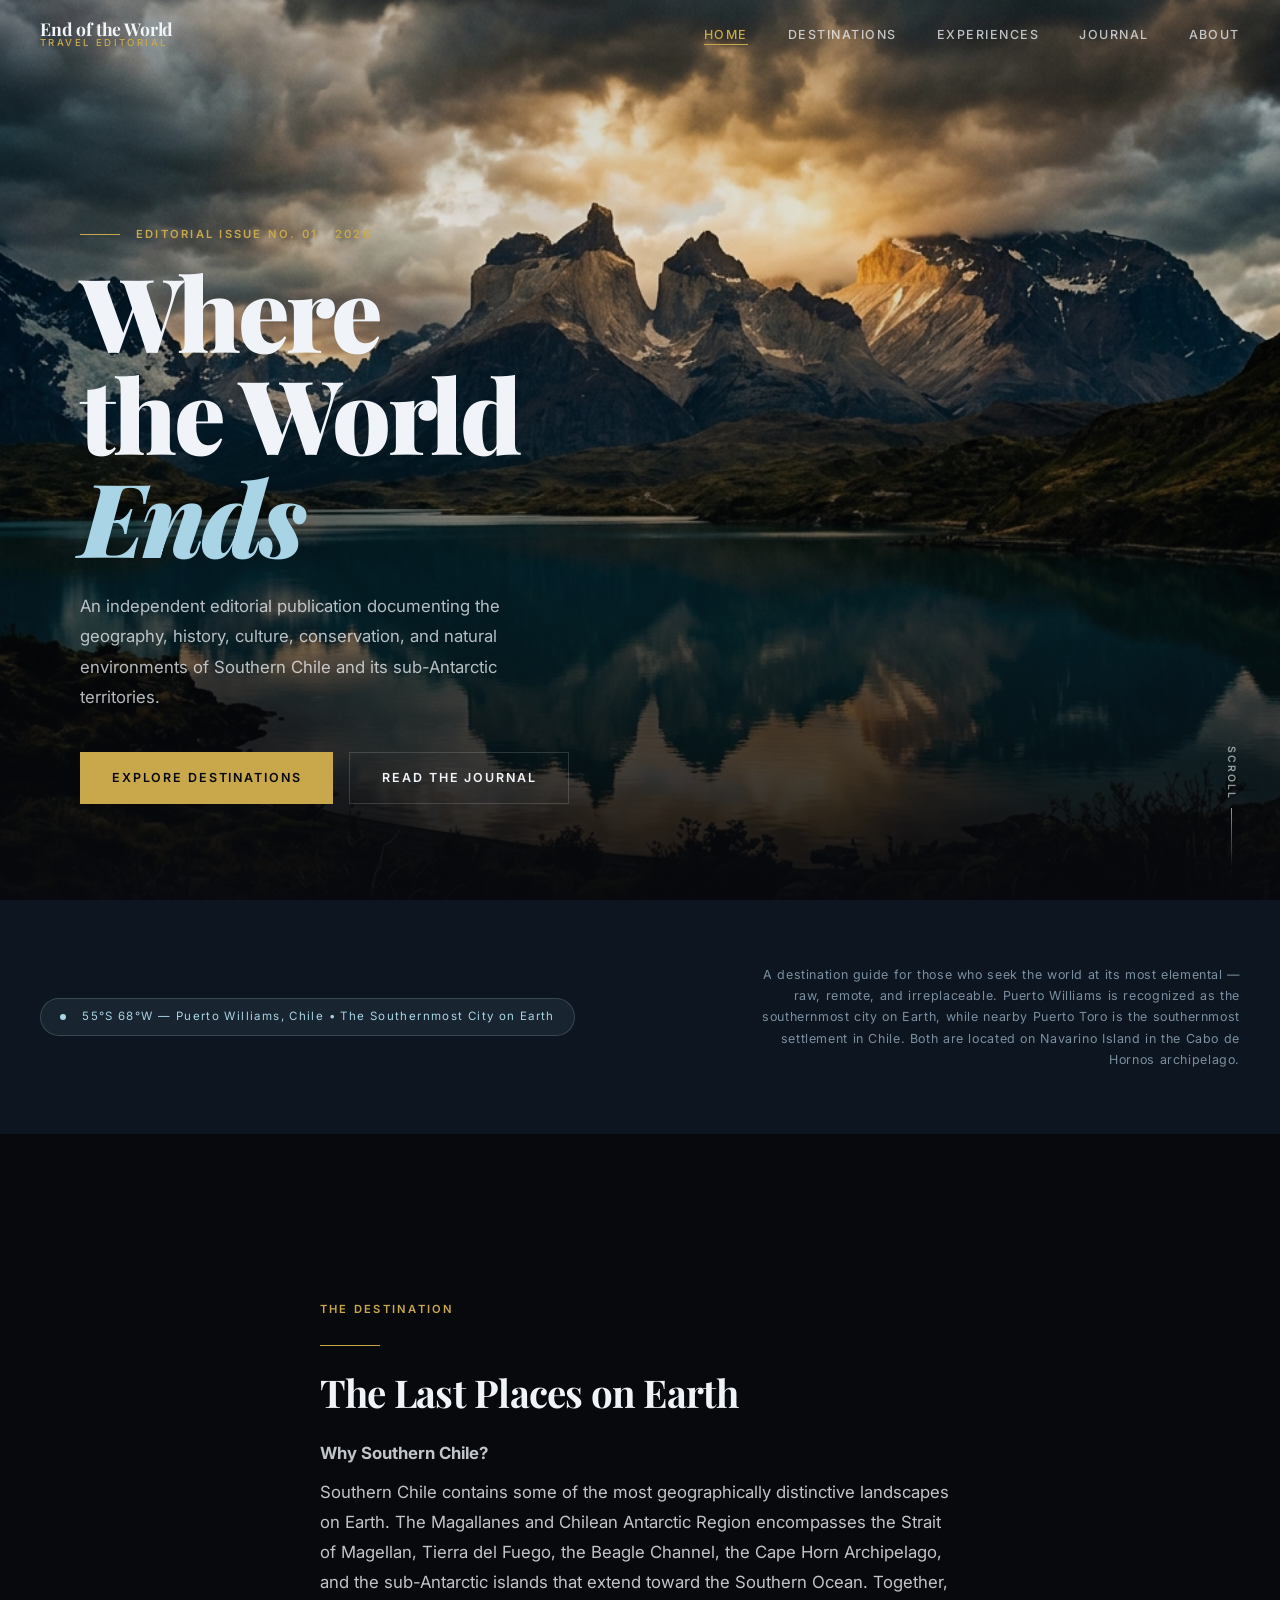
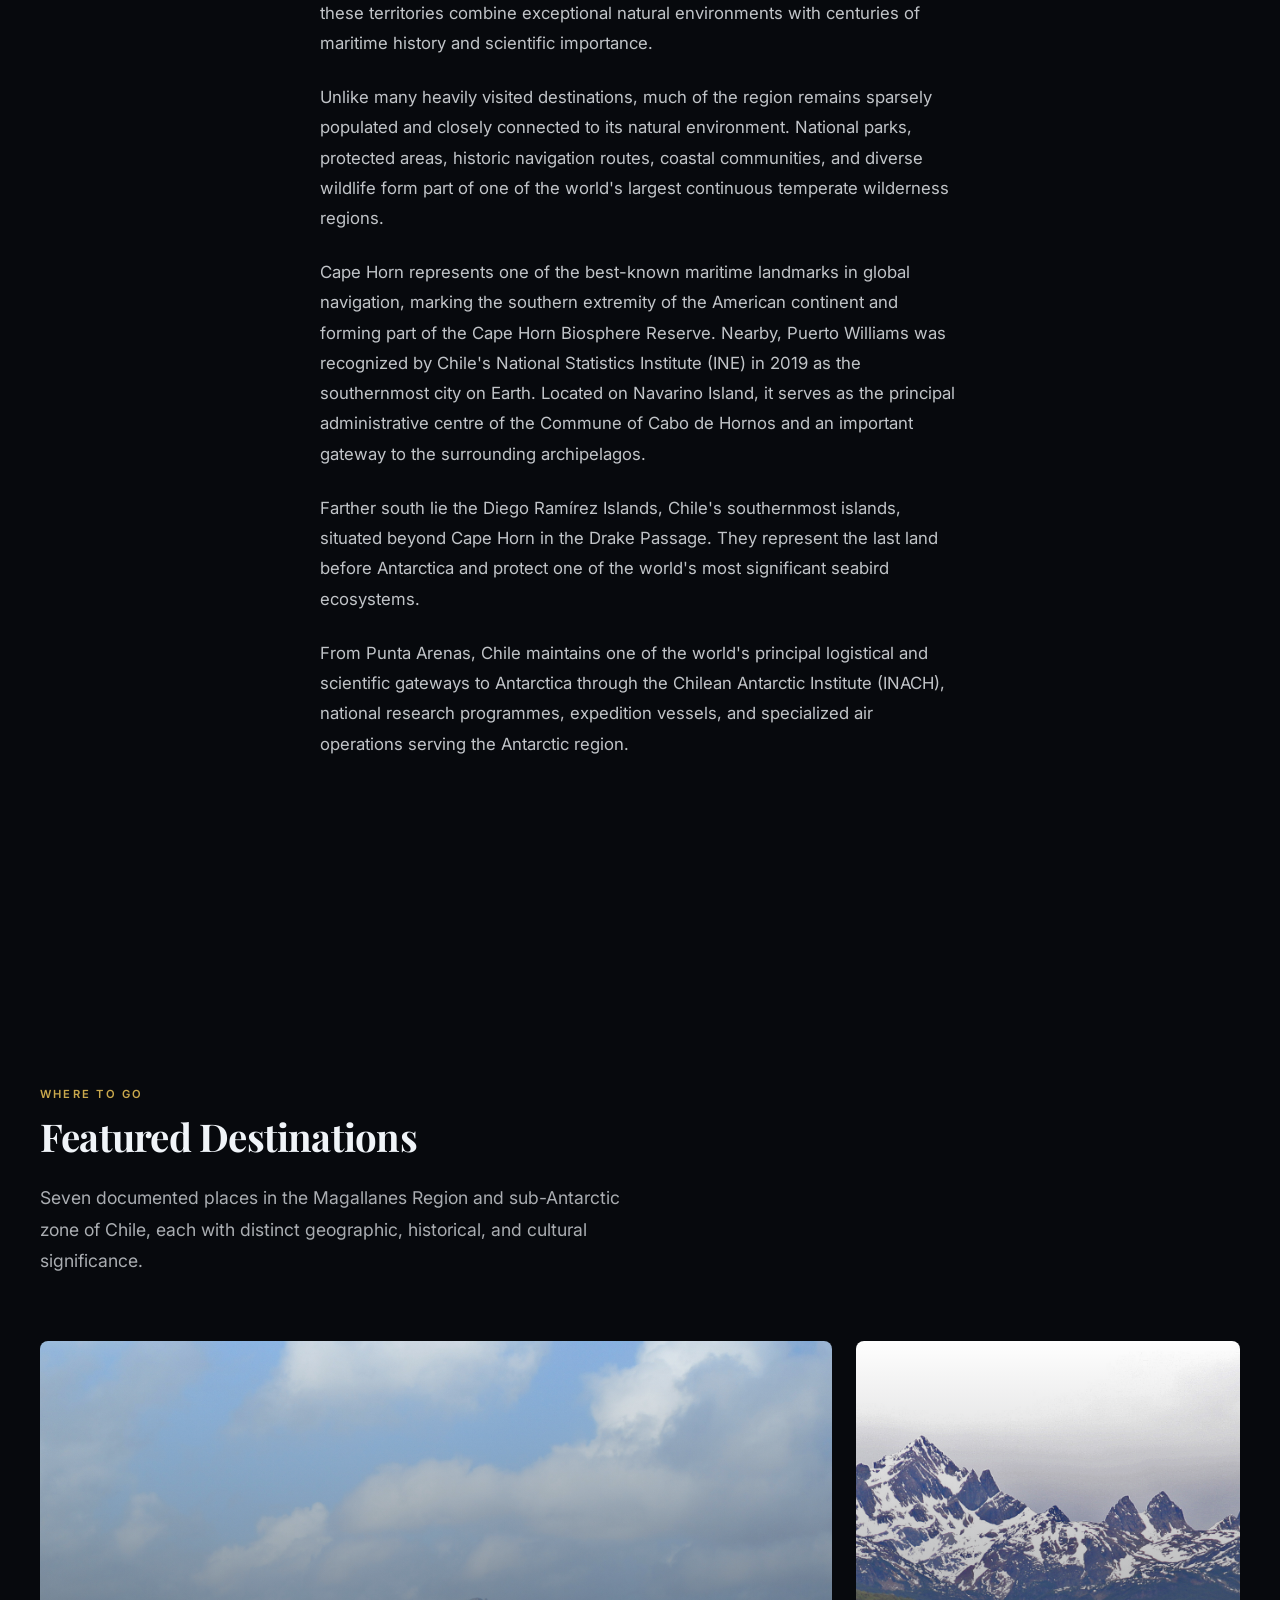
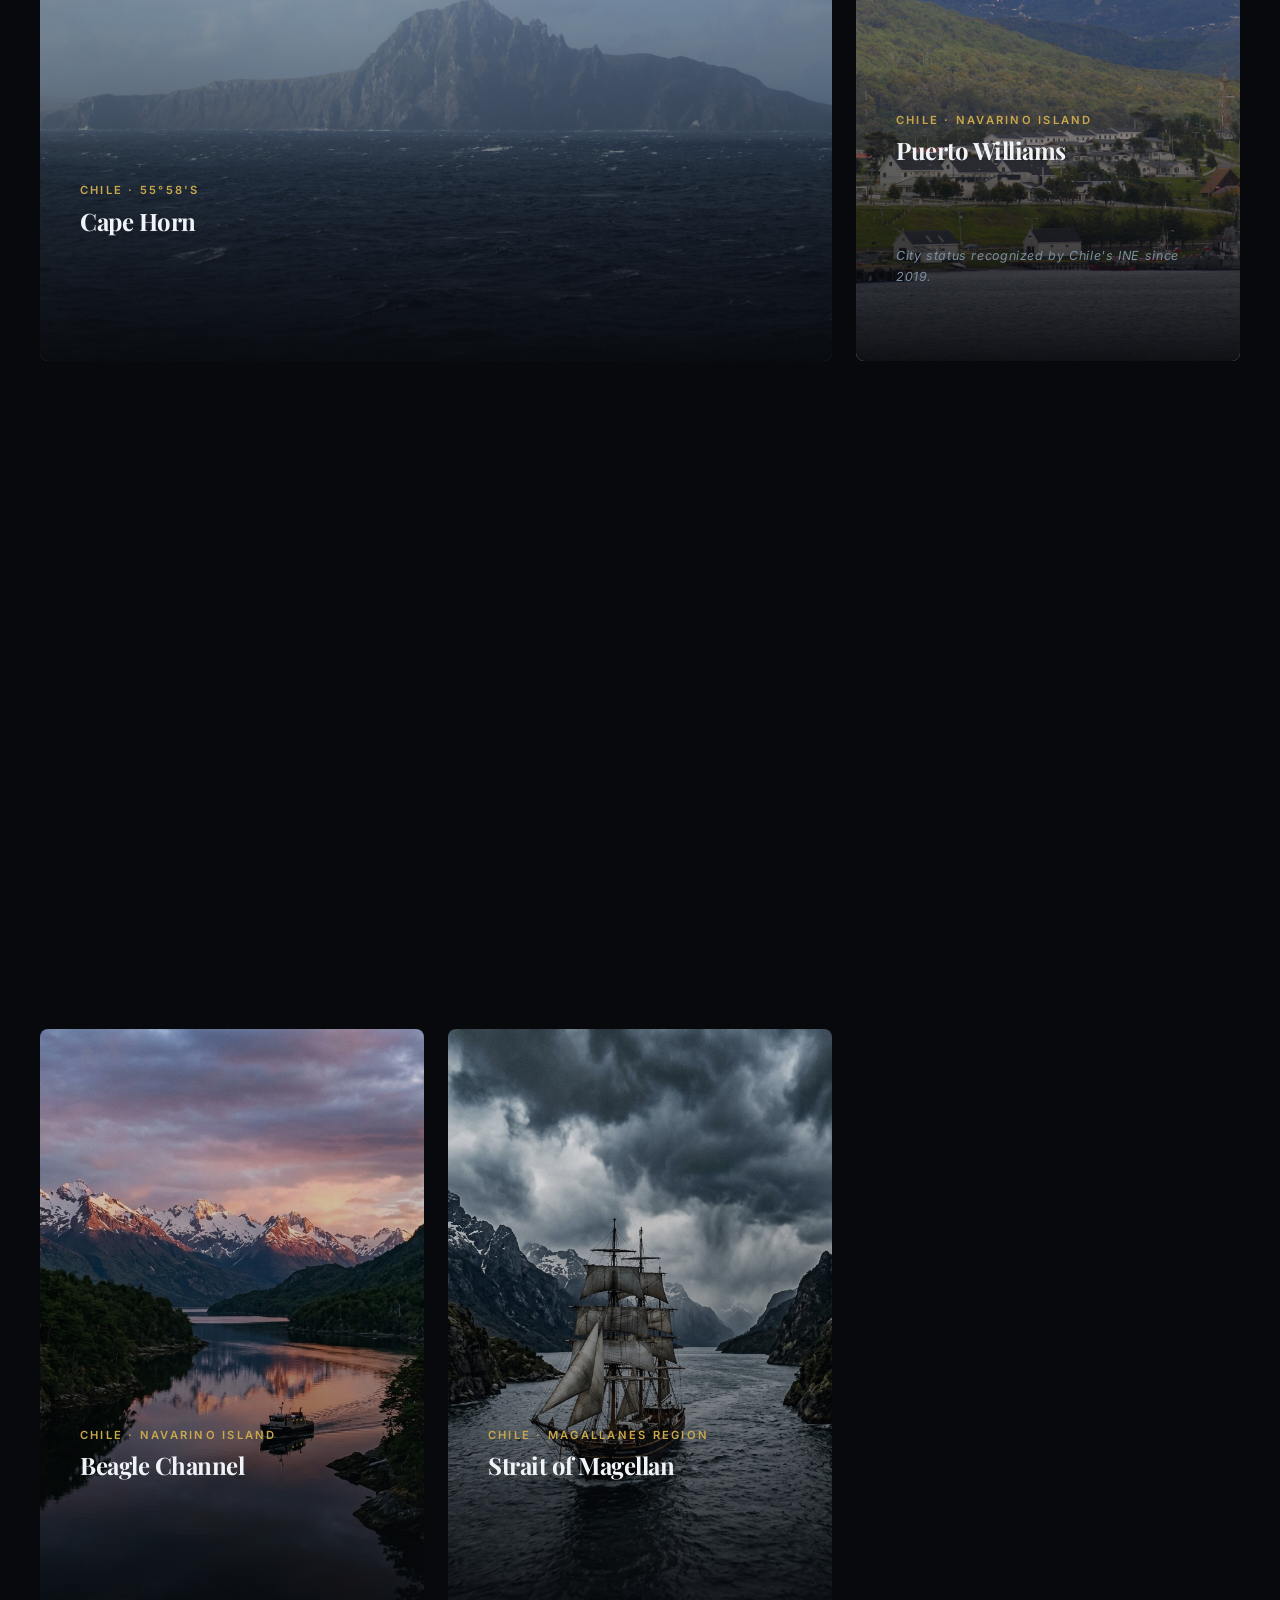
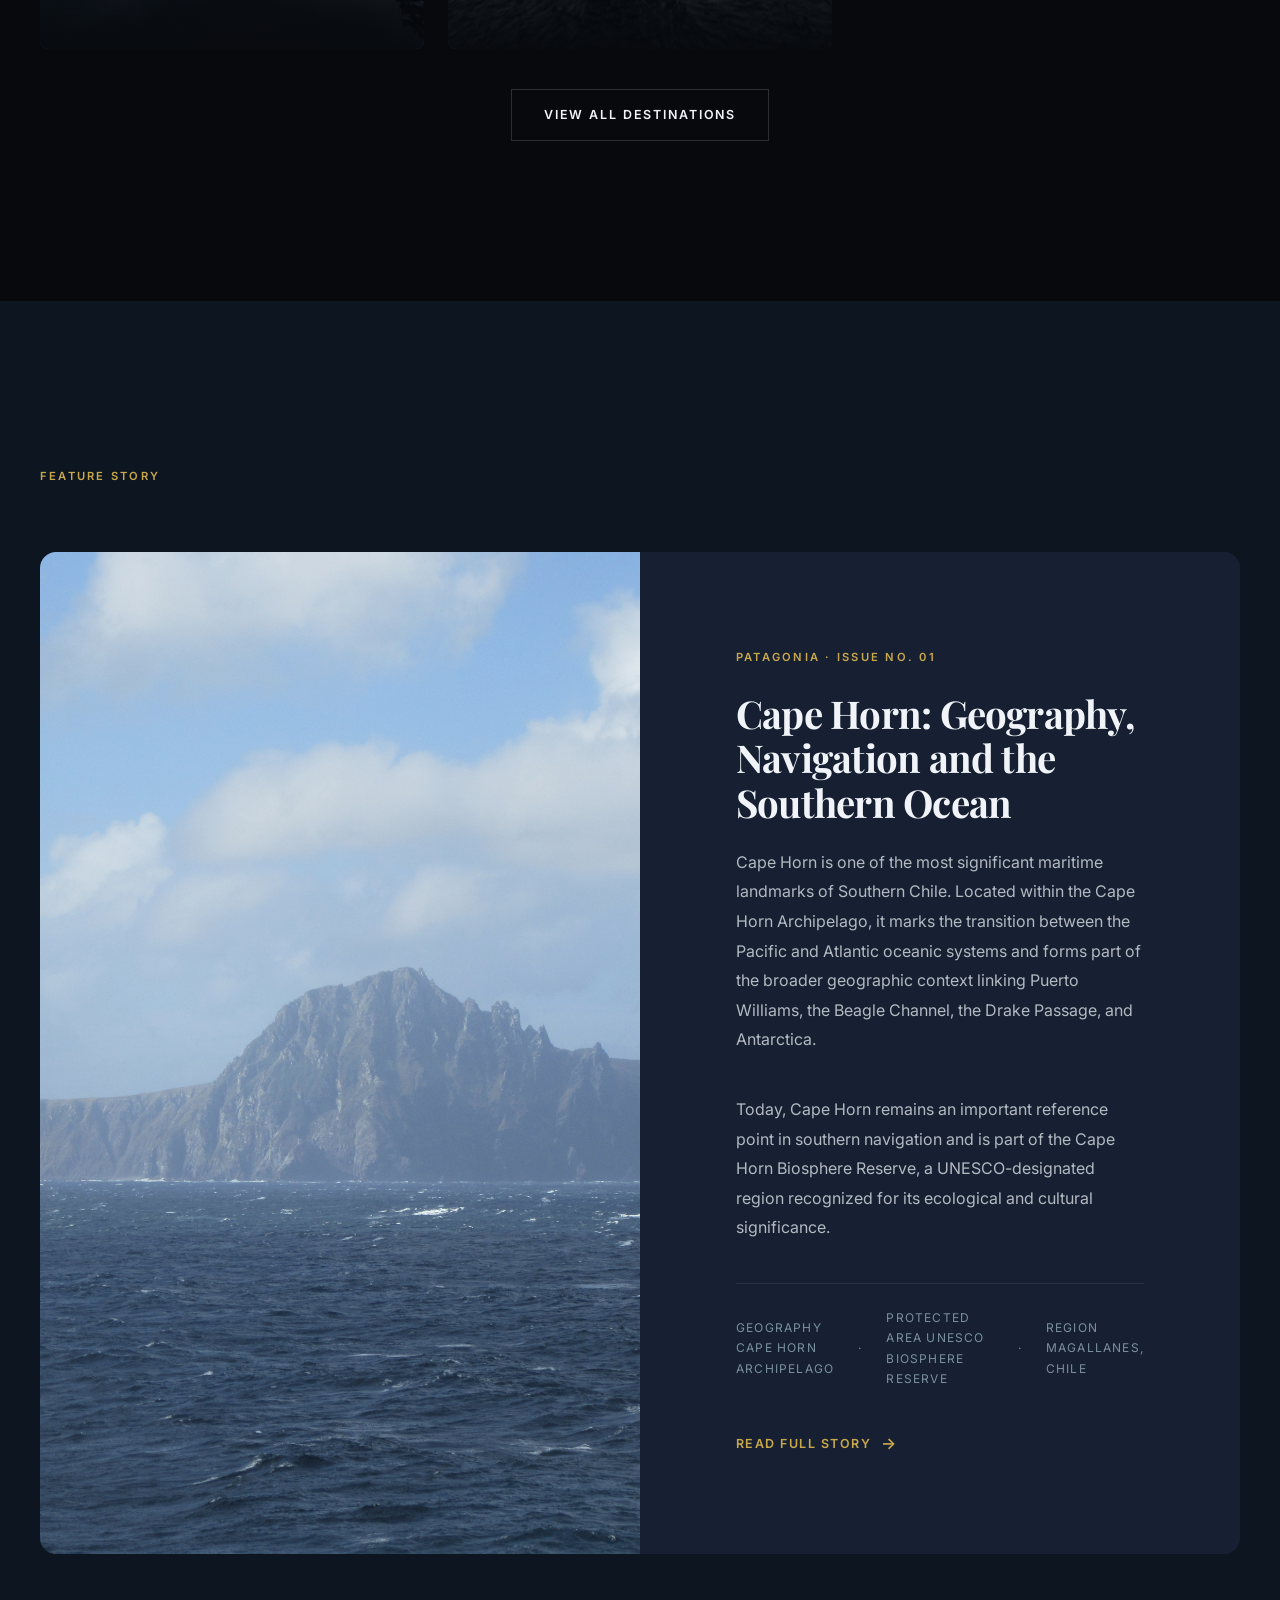
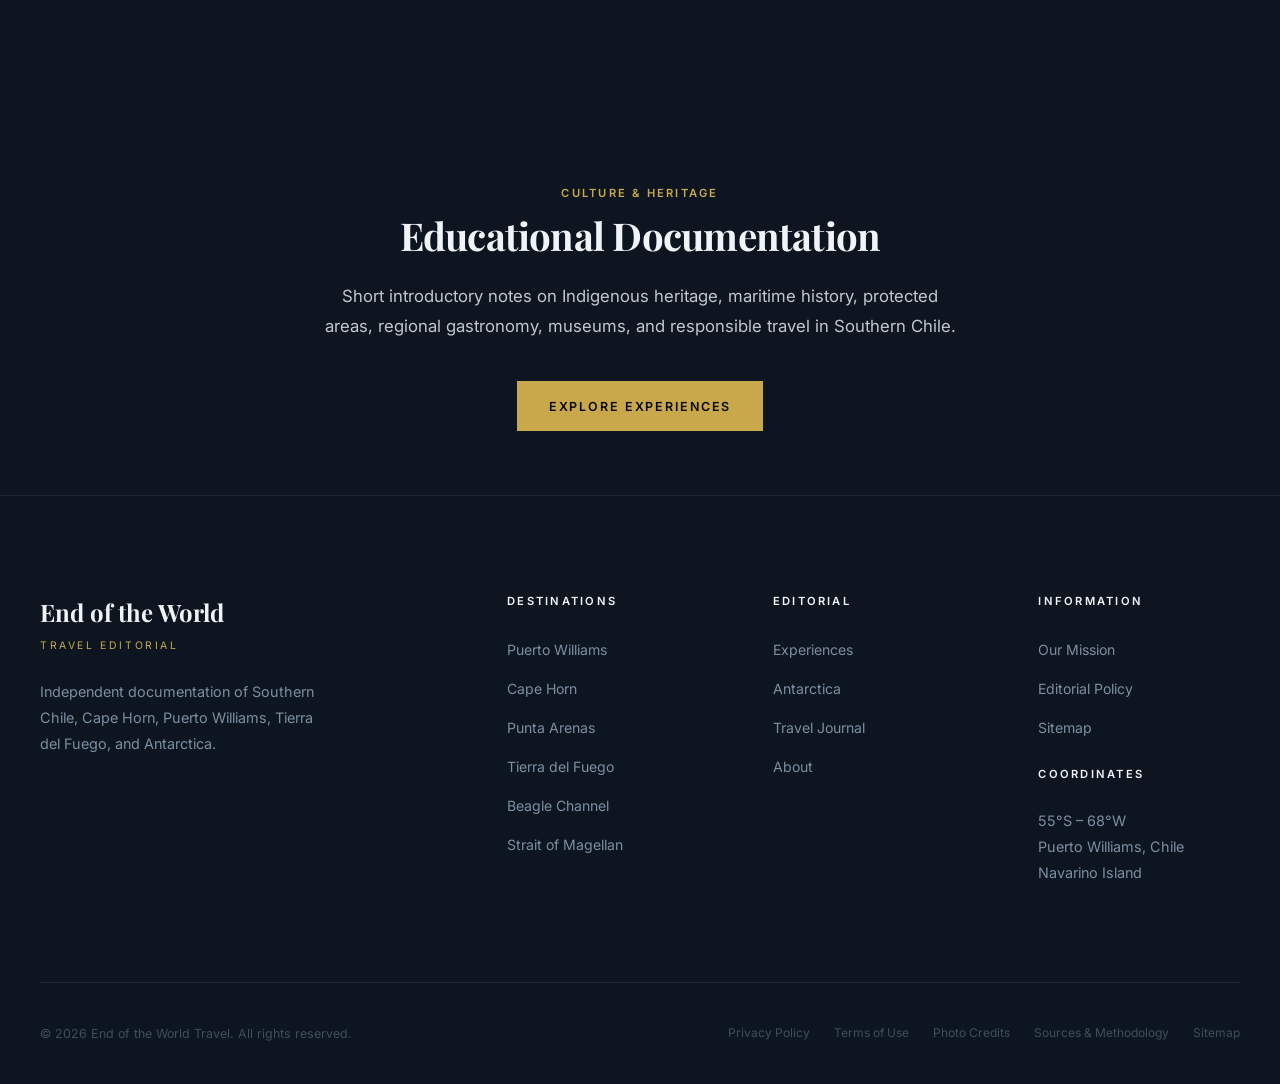
<file: index.html>
<!DOCTYPE html>
<html lang="en">
<head>
  <meta charset="UTF-8">
  <meta name="viewport" content="width=device-width, initial-scale=1.0">
  <title>End of the World Travel — Chilean Patagonia, Magallanes & Antarctica</title>
  <meta name="description" content="A premium editorial guide to Chile's southernmost territories: Magallanes Region, Tierra del Fuego, Puerto Williams, Cape Horn, Beagle Channel, Diego Ramírez Islands, and Antarctica.">
  <meta name="keywords" content="Chilean Patagonia travel, Magallanes Region, Tierra del Fuego Chile, Puerto Williams, Cape Horn, Antarctica, Beagle Channel, Strait of Magellan, Punta Arenas, Diego Ramirez Islands, Yendegaia, adventure travel Chile">
  <meta name="author" content="End of the World Travel">
  <link rel="canonical" href="https://endoftheworld.travel/">

  <!-- Open Graph -->
  <meta property="og:type" content="website">
  <meta property="og:url" content="https://endoftheworld.travel/">
  <meta property="og:title" content="End of the World Travel — Chilean Patagonia & Antarctica">
  <meta property="og:description" content="An editorial guide to Chile's extreme south — the Magallanes Region, Tierra del Fuego, Cape Horn, and the Antarctic gateway. Where the mountains meet the sea and the world fades into silence.">
  <meta property="og:image" content="https://endoftheworld.travel/images/hero-patagonia.jpg">
  <meta property="og:site_name" content="End of the World Travel">

  <!-- Twitter Card -->
  <meta name="twitter:card" content="summary_large_image">
  <meta name="twitter:title" content="End of the World Travel">
  <meta name="twitter:description" content="An editorial destination guide to the southernmost reaches of the Earth.">
  <meta name="twitter:image" content="https://endoftheworld.travel/images/hero-patagonia.jpg">

  <!-- Structured Data -->
  <script type="application/ld+json">
  {
    "@context": "https://schema.org",
    "@type": "WebSite",
    "name": "End of the World Travel",
    "url": "https://endoftheworld.travel",
    "description": "A premium editorial guide to Chile's southernmost territories: Magallanes Region, Tierra del Fuego, Cape Horn, Puerto Williams, Beagle Channel, Diego Ramírez Islands, and Antarctica.",
    "publisher": {
      "@type": "Organization",
      "name": "End of the World Travel",
      "url": "https://endoftheworld.travel"
    },
    "potentialAction": {
      "@type": "SearchAction",
      "target": "https://endoftheworld.travel/destinations.html?q={search_term_string}",
      "query-input": "required name=search_term_string"
    }
  }
  </script>

  <link rel="stylesheet" href="css/style.css">
  <link rel="icon" href="data:image/svg+xml,<svg xmlns='http://www.w3.org/2000/svg' viewBox='0 0 100 100'><text y='.9em' font-size='90'>🧭</text></svg>">
</head>
<body>

  <!-- Navigation -->
  <nav class="nav" id="nav" aria-label="Main navigation">
    <a href="index.html" class="nav__logo" aria-label="End of the World Travel home">
      <span class="nav__logo-main">End of the World</span>
      <span class="nav__logo-sub">Travel Editorial</span>
    </a>
    <ul class="nav__links" role="list">
      <li><a href="index.html" class="nav__link">Home</a></li>
      <li><a href="destinations.html" class="nav__link">Destinations</a></li>
      <li><a href="experiences.html" class="nav__link">Experiences</a></li>
      <li><a href="journal.html" class="nav__link">Journal</a></li>
      <li><a href="about.html" class="nav__link">About</a></li>
    </ul>
    <button class="nav__hamburger" id="hamburger" aria-label="Open menu" aria-expanded="false">
      <span></span><span></span><span></span>
    </button>
  </nav>

  <!-- Mobile Nav -->
  <div class="nav__mobile" id="mobileNav" role="dialog" aria-label="Mobile navigation">
    <button class="nav__close" id="navClose" aria-label="Close menu">✕</button>
    <a href="index.html" class="nav__mobile-link">Home</a>
    <a href="destinations.html" class="nav__mobile-link">Destinations</a>
    <a href="experiences.html" class="nav__mobile-link">Experiences</a>
    <a href="journal.html" class="nav__mobile-link">Journal</a>
    <a href="about.html" class="nav__mobile-link">About</a>
  </div>

  <main id="main-content">

    <!-- Hero -->
    <section class="hero" aria-label="Hero: Patagonia landscape">
      <div class="hero__bg">
        <img
          src="images/hero-patagonia.jpg"
          alt="Patagonian landscape, Magallanes Region, southern Chile"
          class="hero__img"
          fetchpriority="high"
        >
        <div class="hero__overlay"></div>
      </div>

      <div class="hero__content">
        <div class="container">
          <div>
            <div class="hero__eyebrow">
              <div class="hero__eyebrow-line"></div>
              <span class="text-label">Editorial Issue No. 01 · 2026</span>
            </div>

            <h1 class="text-display hero__title">
              Where<br>the World<br><em>Ends</em>
            </h1>

            <p class="hero__description">
              An independent editorial publication documenting the geography, history, culture, conservation, and natural environments of Southern Chile and its sub-Antarctic territories.
            </p>

            <div class="flex gap-sm" style="flex-wrap:wrap;">
              <a href="destinations.html" class="btn btn--primary">Explore Destinations</a>
              <a href="journal.html" class="btn btn--ghost">Read the Journal</a>
            </div>
          </div>
          </div>
        </div>
      </div>

      <div class="hero__scroll" aria-hidden="true" style="position:absolute;bottom:2rem;right:var(--space-lg);">
        <span class="hero__scroll-label">Scroll</span>
        <div class="hero__scroll-line"></div>
      </div>
    </section>

    <!-- Coordinates badge intro -->
    <section class="section--sm section--dark" aria-label="Editorial introduction">
      <div class="container">
        <div style="display:flex;align-items:center;justify-content:space-between;flex-wrap:wrap;gap:1.5rem;">
          <div class="coordinates-badge">
            <div class="coordinates-badge__dot"></div>
            55°S 68°W — Puerto Williams, Chile • The Southernmost City on Earth
          </div>
          <p class="text-caption" style="max-width:500px;text-align:right;">
            A destination guide for those who seek the world at its most elemental — raw, remote, and irreplaceable. Puerto Williams is recognized as the southernmost city on Earth, while nearby Puerto Toro is the southernmost settlement in Chile. Both are located on Navarino Island in the Cabo de Hornos archipelago.
          </p>
        </div>
      </div>
    </section>

    <!-- Editorial Intro -->
    <section class="section" aria-labelledby="editorial-title">
      <div class="container--narrow">
        <div class="fade-in">
          <span class="text-label">The Destination</span>
          <div class="divider"></div>
          <h2 class="text-section" id="editorial-title">
            The Last Places on Earth
          </h2>
          <p class="text-body" style="margin-top:var(--space-md);">
            <strong>Why Southern Chile?</strong>
          </p>
          <p class="text-body" style="margin-top:0.5rem;">
            Southern Chile contains some of the most geographically distinctive landscapes on Earth. The Magallanes and Chilean Antarctic Region encompasses the Strait of Magellan, Tierra del Fuego, the Beagle Channel, the Cape Horn Archipelago, and the sub-Antarctic islands that extend toward the Southern Ocean. Together, these territories combine exceptional natural environments with centuries of maritime history and scientific importance.
          </p>
          <p class="text-body" style="margin-top:var(--space-md);">
            Unlike many heavily visited destinations, much of the region remains sparsely populated and closely connected to its natural environment. National parks, protected areas, historic navigation routes, coastal communities, and diverse wildlife form part of one of the world's largest continuous temperate wilderness regions.
          </p>
          <p class="text-body" style="margin-top:var(--space-md);">
            Cape Horn represents one of the best-known maritime landmarks in global navigation, marking the southern extremity of the American continent and forming part of the Cape Horn Biosphere Reserve. Nearby, Puerto Williams was recognized by Chile's National Statistics Institute (INE) in 2019 as the southernmost city on Earth. Located on Navarino Island, it serves as the principal administrative centre of the Commune of Cabo de Hornos and an important gateway to the surrounding archipelagos.
          </p>
          <p class="text-body" style="margin-top:var(--space-md);">
            Farther south lie the Diego Ramírez Islands, Chile's southernmost islands, situated beyond Cape Horn in the Drake Passage. They represent the last land before Antarctica and protect one of the world's most significant seabird ecosystems.
          </p>
          <p class="text-body" style="margin-top:var(--space-md);">
            From Punta Arenas, Chile maintains one of the world's principal logistical and scientific gateways to Antarctica through the Chilean Antarctic Institute (INACH), national research programmes, expedition vessels, and specialized air operations serving the Antarctic region.
          </p>
        </div>
      </div>
    </section>

    <!-- Featured Destinations -->
    <section class="section" aria-labelledby="destinations-title">
      <div class="container">
        <div class="section__header fade-in">
          <span class="text-label">Where to Go</span>
          <h2 class="text-section section__title" id="destinations-title">Featured Destinations</h2>
          <p class="section__lead">Seven documented places in the Magallanes Region and sub-Antarctic zone of Chile, each with distinct geographic, historical, and cultural significance.</p>
        </div>

        <div class="destinations-grid">
          <a href="destinations.html#cape-horn" class="dest-card fade-in-left" aria-label="Cape Horn destination">
            <div class="dest-card__img-wrap">
              <img src="images/cape-horn.jpg" alt="Cape Horn rocky cliffs jutting into the stormy Drake Passage" class="dest-card__img" loading="lazy">
              <div class="dest-card__overlay"></div>
            </div>
            <div class="dest-card__body">
              <div class="text-label dest-card__country">Chile · 55°58'S</div>
              <h3 class="dest-card__title">Cape Horn</h3>
              <p class="dest-card__excerpt">The southernmost point of the Americas at 55°58'S. Part of the Cape Horn Biosphere Reserve (UNESCO, 2005).</p>
              <span class="dest-card__arrow">Explore →</span>
            </div>
          </a>

          <a href="puerto-williams-travel-guide.html" class="dest-card fade-in" aria-label="Puerto Williams destination">
            <div class="dest-card__img-wrap">
              <img src="images/puerto-williams.jpg" alt="Puerto Williams town nestled between mountains and the Beagle Channel" class="dest-card__img" loading="lazy">
              <div class="dest-card__overlay"></div>
            </div>
            <div class="dest-card__body">
              <div class="text-label dest-card__country">Chile · Navarino Island</div>
              <h3 class="dest-card__title">Puerto Williams</h3>
              <p class="dest-card__excerpt">Recognized by Chile's INE as the world's southernmost city. Administrative seat of the Commune of Cabo de Hornos.</p>
              <p class="text-caption" style="margin-top:0.4rem;font-style:italic;">City status recognized by Chile's INE since 2019.</p>
              <span class="dest-card__arrow">Explore →</span>
            </div>
          </a>

          <a href="destinations.html#puerto-toro" class="dest-card fade-in" aria-label="Puerto Toro destination">
            <div class="dest-card__img-wrap">
              <img src="images/puerto-toro.jpg" alt="Puerto Toro settlement on Navarino Island in southern Chile" class="dest-card__img" loading="lazy">
              <div class="dest-card__overlay"></div>
            </div>
            <div class="dest-card__body">
              <div class="text-label dest-card__country">Chile &middot; Navarino Island</div>
              <h3 class="dest-card__title">Puerto Toro</h3>
              <p class="dest-card__excerpt">The southernmost permanently inhabited settlement in Chile, located on the southeastern coast of Navarino Island.</p>
              <span class="dest-card__arrow">Explore →</span>
            </div>
          </a>

          <a href="destinations.html#punta-arenas" class="dest-card fade-in-right" aria-label="Punta Arenas destination">
            <div class="dest-card__img-wrap">
              <img src="images/punta-arenas.jpg" alt="Punta Arenas waterfront along the Strait of Magellan" class="dest-card__img" loading="lazy">
              <div class="dest-card__overlay"></div>
            </div>
            <div class="dest-card__body">
              <div class="text-label dest-card__country">Chile · Strait of Magellan</div>
              <h3 class="dest-card__title">Punta Arenas</h3>
              <p class="dest-card__excerpt">Capital of the Magallanes Region. Founded 1848 on the western shore of the Strait of Magellan. Primary transport hub for the far south.</p>
              <span class="dest-card__arrow">Explore →</span>
            </div>
          </a>

          <a href="destinations.html#tierra-del-fuego" class="dest-card fade-in-left" aria-label="Tierra del Fuego destination">
            <div class="dest-card__img-wrap">
              <img src="images/tierra-del-fuego.jpg" alt="Autumnal Tierra del Fuego forest reflecting in a peat bog lake" class="dest-card__img" loading="lazy">
              <div class="dest-card__overlay"></div>
            </div>
            <div class="dest-card__body">
              <div class="text-label dest-card__country">Chile · Magallanes Region</div>
              <h3 class="dest-card__title">Tierra del Fuego</h3>
              <p class="dest-card__excerpt">The largest island in the Magallanes Region, characterized by lenga beech forest, peat bogs, and glaciated terrain. Includes Yendegaia National Park and areas of historical significance to the Selk'nam and Yaghan peoples.</p>
              <span class="dest-card__arrow">Explore →</span>
            </div>
          </a>

          <a href="destinations.html#beagle-channel" class="dest-card fade-in" aria-label="Beagle Channel destination">
            <div class="dest-card__img-wrap">
              <img src="images/beagle-channel.jpg" alt="Beagle Channel at dusk with snow-capped Andes reflections" class="dest-card__img" loading="lazy">
              <div class="dest-card__overlay"></div>
            </div>
            <div class="dest-card__body">
              <div class="text-label dest-card__country">Chile · Navarino Island</div>
              <h3 class="dest-card__title">Beagle Channel</h3>
              <p class="dest-card__excerpt">A 240 km strait separating Navarino Island from Tierra del Fuego. Navigated by HMS Beagle during the 1830s surveys of Fitzroy and Darwin.</p>
              <span class="dest-card__arrow">Explore →</span>
            </div>
          </a>

          <a href="destinations.html#strait-of-magellan" class="dest-card fade-in-right" aria-label="Strait of Magellan destination">
            <div class="dest-card__img-wrap">
              <img src="images/strait-magellan.jpg" alt="Aerial view of the Strait of Magellan in southern Chile" class="dest-card__img" loading="lazy">
              <div class="dest-card__overlay"></div>
            </div>
            <div class="dest-card__body">
              <div class="text-label dest-card__country">Chile · Magallanes Region</div>
              <h3 class="dest-card__title">Strait of Magellan</h3>
              <p class="dest-card__excerpt">A 560 km natural passage connecting the Atlantic and Pacific oceans. First transited by the Magellan–Elcano expedition in November 1520.</p>
              <span class="dest-card__arrow">Explore →</span>
            </div>
          </a>
        </div>

        <div class="flex-center mt-lg">
          <a href="destinations.html" class="btn btn--ghost">View All Destinations</a>
        </div>
      </div>
    </section>


    <!-- Feature Story: Cape Horn -->
    <section class="section section--dark" aria-labelledby="feature-story-title">
      <div class="container">
        <div class="section__header fade-in">
          <span class="text-label">Feature Story</span>
        </div>
        <article class="feature-story fade-in">
          <div class="feature-story__img-wrap">
            <img src="images/cape-horn.jpg" alt="The dramatic rocky cliffs of Cape Horn" class="feature-story__img" loading="lazy">
          </div>
          <div class="feature-story__content">
            <div class="text-label feature-story__issue">Patagonia · Issue No. 01</div>
            <h2 class="feature-story__title" id="feature-story-title">
              Cape Horn: Geography, Navigation and the Southern Ocean
            </h2>
            <p class="feature-story__body">
              Cape Horn is one of the most significant maritime landmarks of Southern Chile. Located within the Cape Horn Archipelago, it marks the transition between the Pacific and Atlantic oceanic systems and forms part of the broader geographic context linking Puerto Williams, the Beagle Channel, the Drake Passage, and Antarctica.
            </p>
            <p class="feature-story__body">
              Today, Cape Horn remains an important reference point in southern navigation and is part of the Cape Horn Biosphere Reserve, a UNESCO-designated region recognized for its ecological and cultural significance.
            </p>
            <div class="feature-story__meta">
              <span class="feature-story__meta-item">Geography
Cape Horn Archipelago</span>
              <span class="feature-story__meta-item">·</span>
              <span class="feature-story__meta-item">
Protected Area
UNESCO Biosphere Reserve</span>
              <span class="feature-story__meta-item">·</span>
              <span class="feature-story__meta-item">Region
Magallanes, Chile</span>
            </div>
            <div class="mt-lg">
              <a href="destinations.html#cape-horn" class="btn--text btn">Read Full Story</a>
            </div>
          </div>
        </article>
      </div>
    </section>

    <!-- Culture & Heritage Link -->
    <section class="section section--sm section--dark" aria-labelledby="culture-heritage-title">
      <div class="container--narrow fade-in" style="text-align: center;">
        <span class="text-label">Culture & Heritage</span>
        <h2 class="text-section" id="culture-heritage-title" style="margin-top: 0.5rem">
          Educational Documentation
        </h2>
        <p class="text-body" style="margin-top: var(--space-md); margin-bottom: var(--space-lg);">
          Short introductory notes on Indigenous heritage, maritime history, protected areas, regional gastronomy, museums, and responsible travel in Southern Chile.
        </p>
        <a href="experiences.html" class="btn btn--primary">Explore Experiences</a>
      </div>
    </section>




    

  <!-- Footer -->
  <footer class="footer" role="contentinfo">
    <div class="container">
      <div class="footer__top">
        <div>
          <div class="footer__brand-name">End of the World</div>
          <div class="footer__brand-sub">Travel Editorial</div>
          <p class="footer__tagline">
            Independent documentation of Southern Chile, Cape Horn, Puerto Williams, Tierra del Fuego, and Antarctica.
          </p>
        </div>
        <div>
          <div class="footer__col-title">Destinations</div>
          <ul class="footer__links" role="list">
            <li><a href="puerto-williams-travel-guide.html" class="footer__link">Puerto Williams</a></li>
            <li><a href="destinations.html#cape-horn" class="footer__link">Cape Horn</a></li>
            <li><a href="destinations.html#punta-arenas" class="footer__link">Punta Arenas</a></li>
            <li><a href="destinations.html#tierra-del-fuego" class="footer__link">Tierra del Fuego</a></li>
            <li><a href="destinations.html#beagle-channel" class="footer__link">Beagle Channel</a></li>
            <li><a href="destinations.html#strait-of-magellan" class="footer__link">Strait of Magellan</a></li>
          </ul>
        </div>
        <div>
          <div class="footer__col-title">Editorial</div>
          <ul class="footer__links" role="list">
            <li><a href="experiences.html" class="footer__link">Experiences</a></li>
            <li><a href="antarctica.html" class="footer__link">Antarctica</a></li>
            <li><a href="journal.html" class="footer__link">Travel Journal</a></li>
            <li><a href="about.html" class="footer__link">About</a></li>
          </ul>
        </div>
        <div>
          <div class="footer__col-title">Information</div>
          <ul class="footer__links" role="list">
            <li><a href="about.html#mission" class="footer__link">Our Mission</a></li>
            <li><a href="about.html#editorial" class="footer__link">Editorial Policy</a></li>
            <li><a href="sitemap.xml" class="footer__link">Sitemap</a></li>
          </ul>
          <div class="footer__col-title" style="margin-top:var(--space-md);">Coordinates</div>
          <p class="footer__tagline" style="max-width:200px;">
            55°S – 68°W<br>Puerto Williams, Chile<br>Navarino Island
          </p>
        </div>
      </div>
      <div class="footer__bottom">
        <p class="footer__copy">&copy; 2026 End of the World Travel. All rights reserved.</p>
        <div class="footer__legal">
          <a href="#" class="footer__legal-link">Privacy Policy</a>
          <a href="#" class="footer__legal-link">Terms of Use</a>
          <a href="photo-credits.html" class="footer__legal-link">Photo Credits</a>          <a href="sources-methodology.html" class="footer__legal-link">Sources & Methodology</a>          <a href="sitemap.xml" class="footer__legal-link">Sitemap</a>
        </div>
      </div>
    </div>
  </footer>

  <script src="js/main.js"></script>
</body>
</html>
</file>
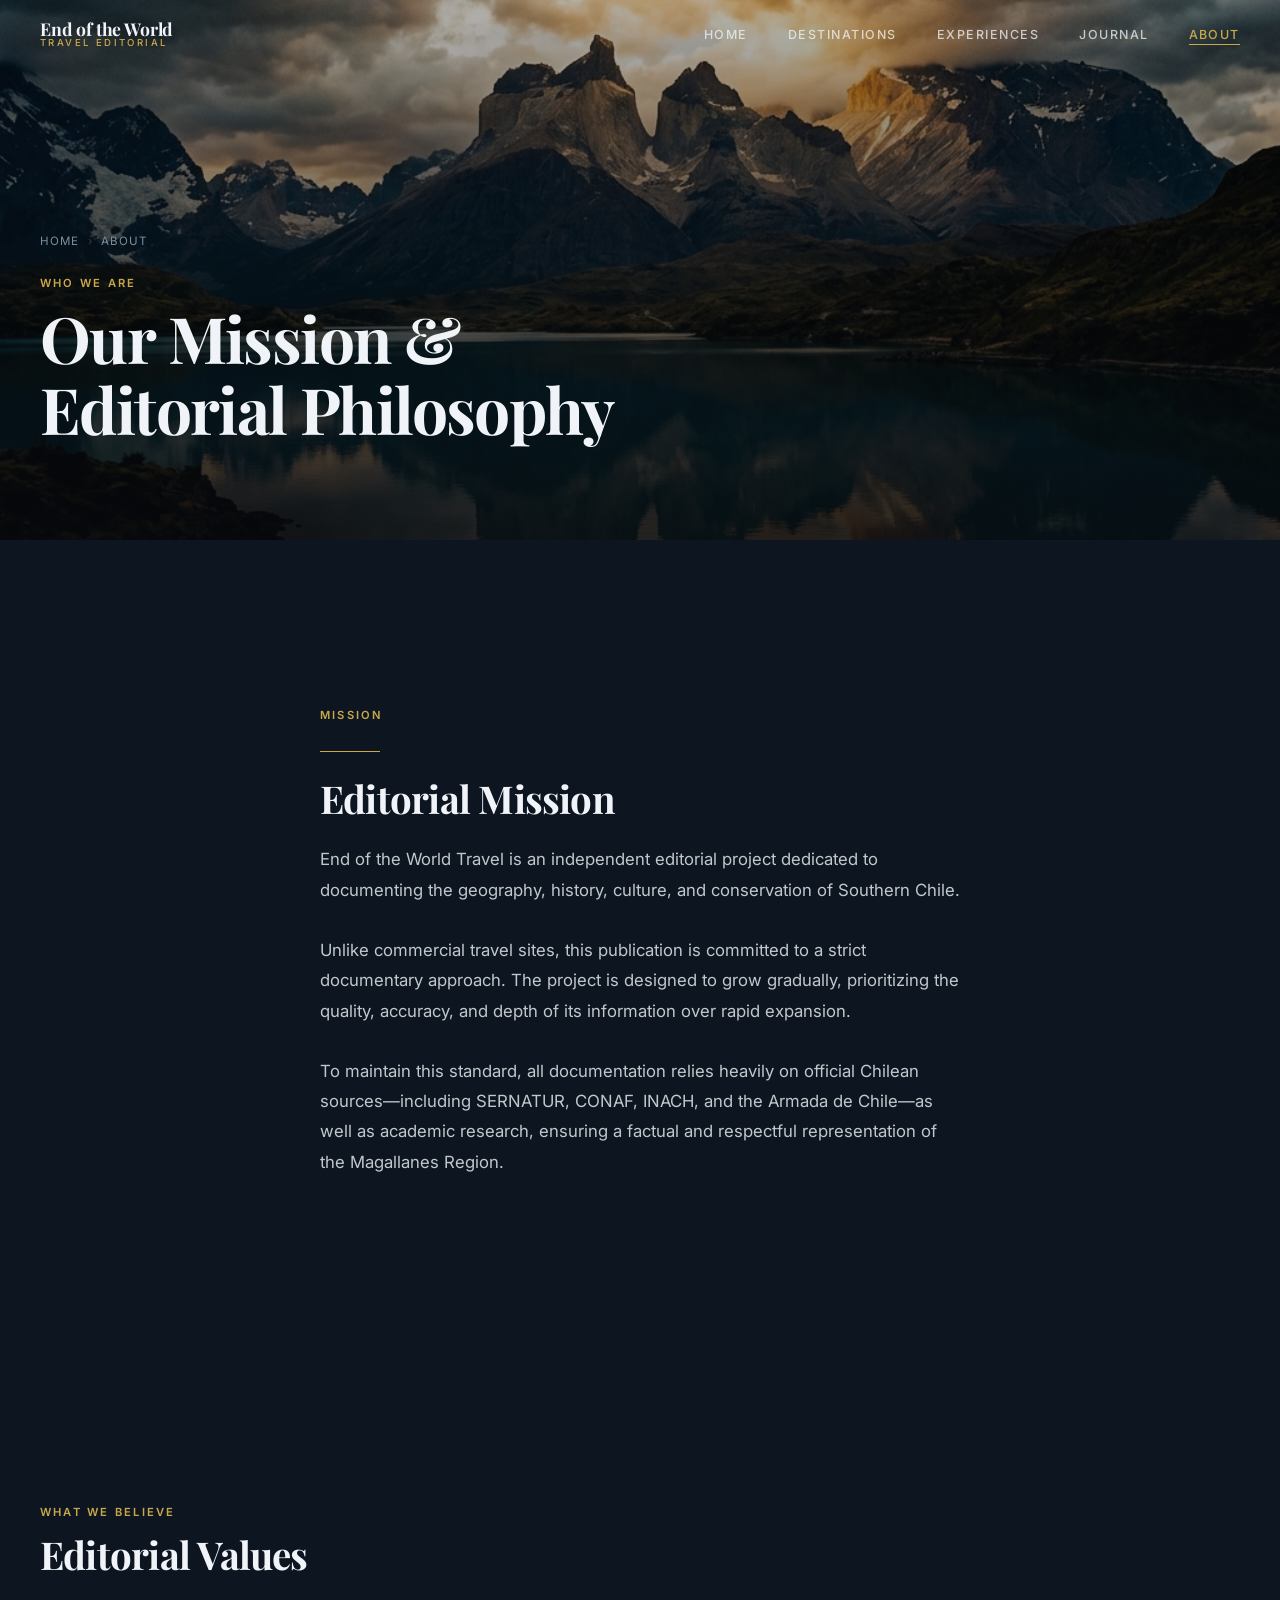
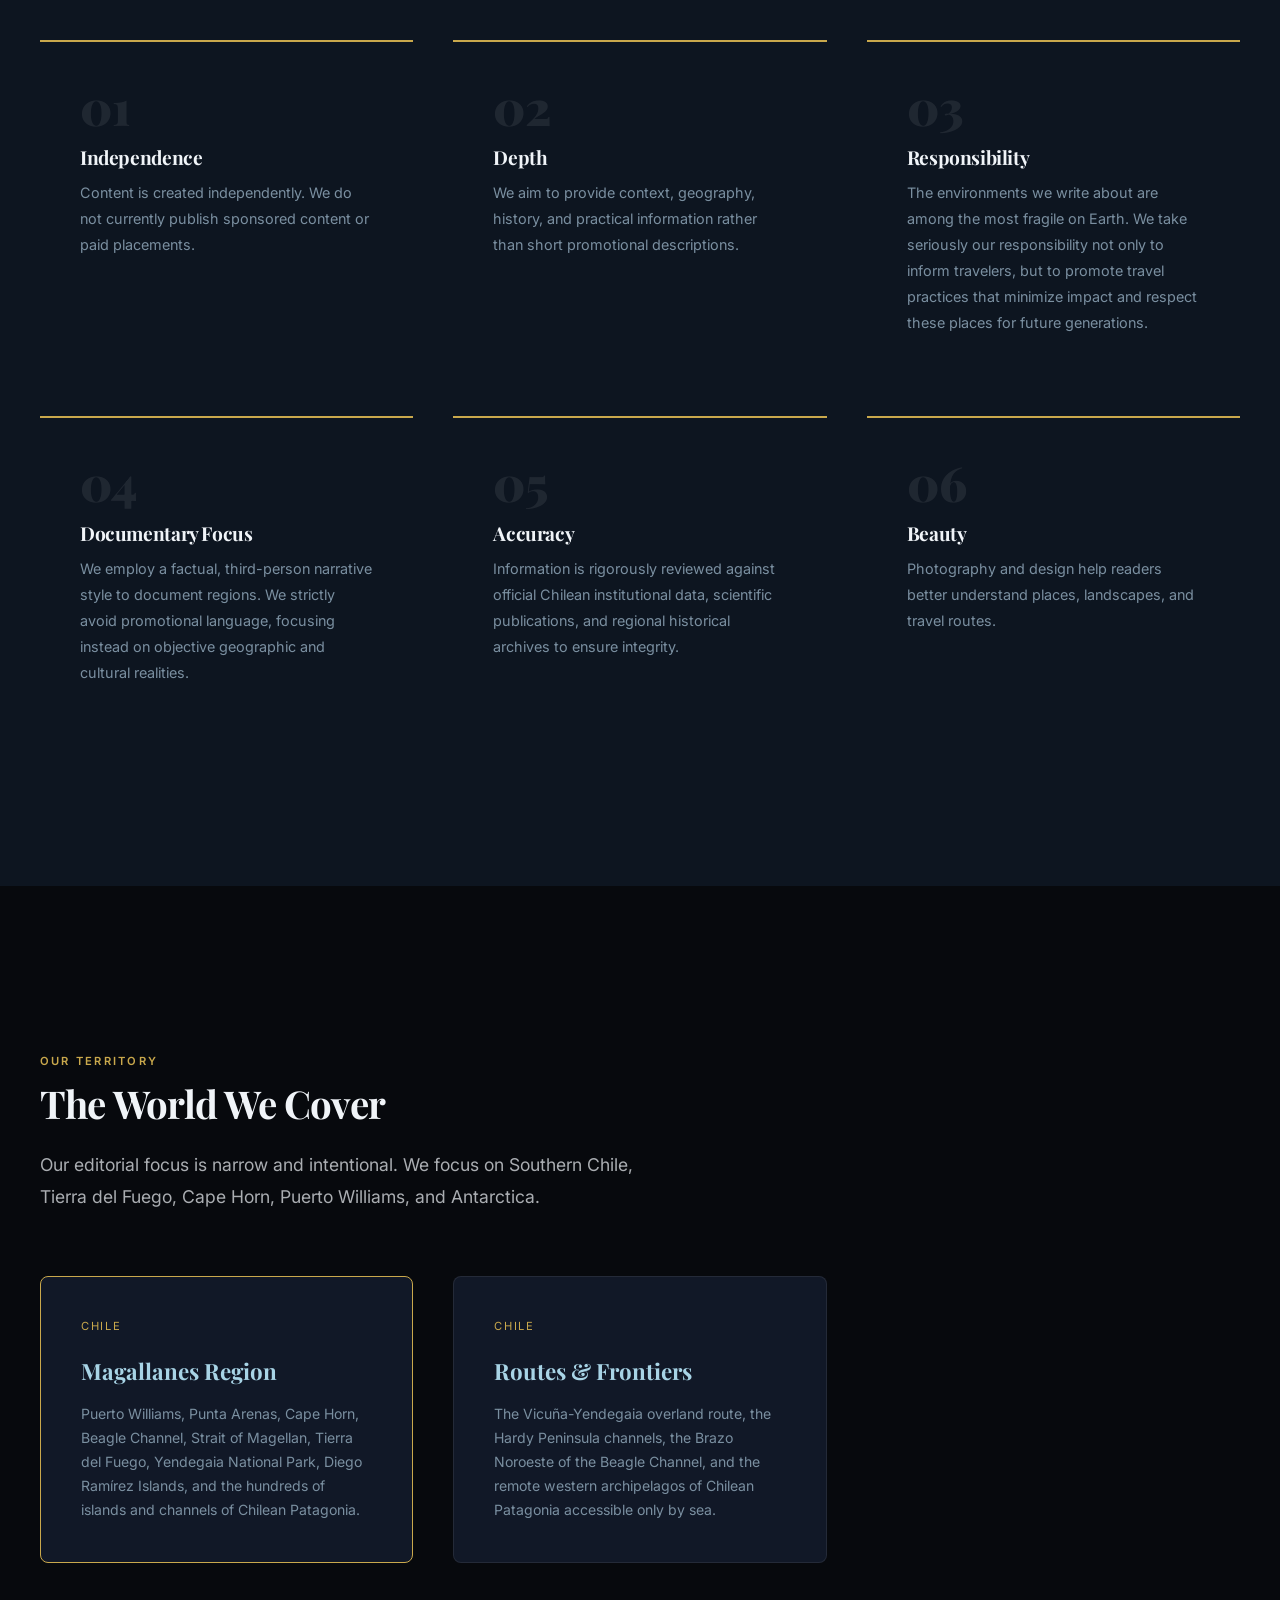
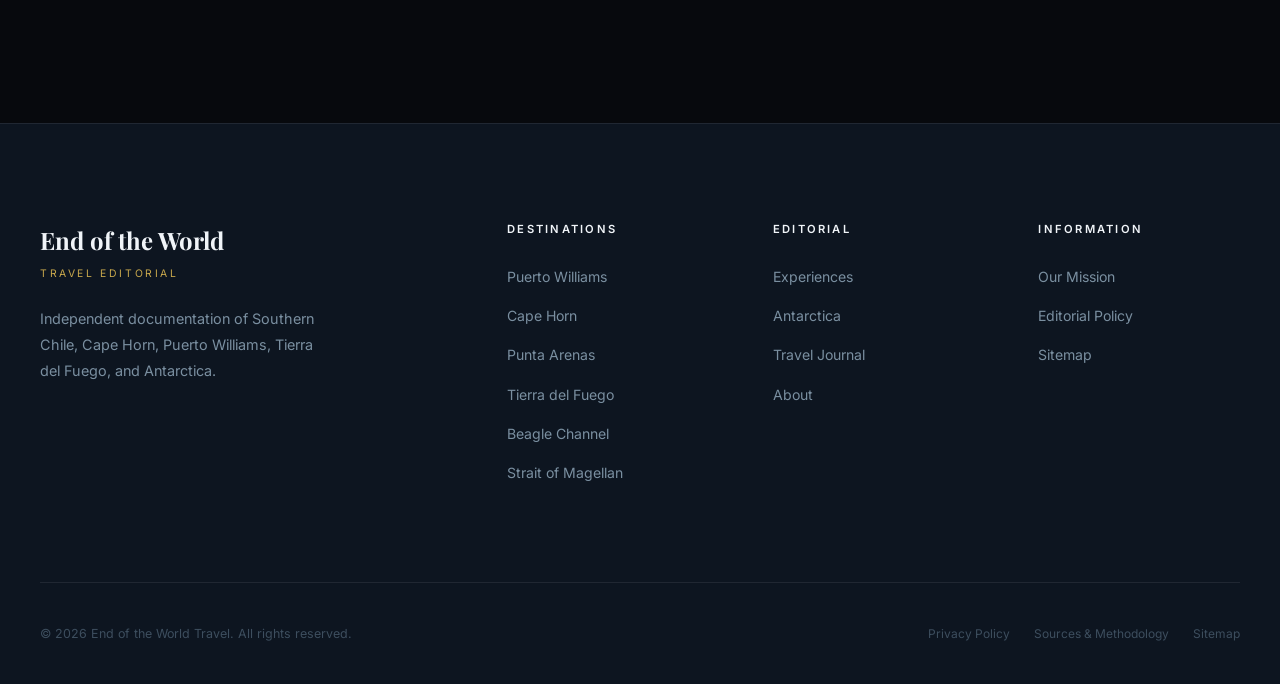
<file: about.html>
<!doctype html>
<html lang="en">
  <head>
    <meta charset="UTF-8" />
    <meta name="viewport" content="width=device-width, initial-scale=1.0" />
    <title>About — End of the World Travel</title>
    <meta
      name="description"
      content="About End of the World Travel: an independent editorial guide to Chilean Patagonia, Magallanes Region, Tierra del Fuego, Cape Horn, and Antarctica. Our mission, philosophy, and editorial commitment."
    />
    <link rel="canonical" href="https://endoftheworld.travel/about.html" />

    <meta property="og:type" content="website" />
    <meta property="og:url" content="https://endoftheworld.travel/about.html" />
    <meta property="og:title" content="About — End of the World Travel" />
    <meta
      property="og:description"
      content="An independent editorial guide to the world's most remote destinations. No booking commissions. No sponsored content. Pure editorial."
    />
    <meta
      property="og:image"
      content="https://endoftheworld.travel/images/hero-patagonia.jpg"
    />
    <meta name="twitter:card" content="summary_large_image" />

    <script type="application/ld+json">
      {
        "@context": "https://schema.org",
        "@type": "Organization",
        "name": "End of the World Travel",
        "url": "https://endoftheworld.travel",
        "description": "A premium independent editorial guide to Chile's southernmost territories: Magallanes Region, Tierra del Fuego, Cape Horn, Puerto Williams, Diego Ramírez Islands, and Antarctica.",
        "foundingDate": "2024",
        "areaServed": [
          "Magallanes Region",
          "Chilean Patagonia",
          "Tierra del Fuego Chile",
          "Puerto Williams",
          "Cape Horn",
          "Beagle Channel",
          "Strait of Magellan",
          "Diego Ramírez Islands",
          "Yendegaia",
          "Antarctica"
        ]
      }
    </script>

    <link rel="stylesheet" href="css/style.css" />
    <link
      rel="icon"
      href="data:image/svg+xml,<svg xmlns='http://www.w3.org/2000/svg' viewBox='0 0 100 100'><text y='.9em' font-size='90'>🧭</text></svg>"
    />
  </head>
  <body>
    <nav class="nav" id="nav" aria-label="Main navigation">
      <a href="index.html" class="nav__logo">
        <span class="nav__logo-main">End of the World</span>
        <span class="nav__logo-sub">Travel Editorial</span>
      </a>
      <ul class="nav__links" role="list">
        <li><a href="index.html" class="nav__link">Home</a></li>
        <li><a href="destinations.html" class="nav__link">Destinations</a></li>
        <li><a href="experiences.html" class="nav__link">Experiences</a></li>
        <li><a href="journal.html" class="nav__link">Journal</a></li>
        <li><a href="about.html" class="nav__link">About</a></li>
      </ul>
      <button class="nav__hamburger" id="hamburger" aria-label="Open menu">
        <span></span><span></span><span></span>
      </button>
    </nav>
    <div class="nav__mobile" id="mobileNav" role="dialog">
      <button class="nav__close" id="navClose">✕</button>
      <a href="index.html" class="nav__mobile-link">Home</a>
      <a href="destinations.html" class="nav__mobile-link">Destinations</a>
      <a href="experiences.html" class="nav__mobile-link">Experiences</a>
      <a href="journal.html" class="nav__mobile-link">Journal</a>
      <a href="about.html" class="nav__mobile-link">About</a>
    </div>

    <main id="main-content">
      <!-- Page Hero -->
      <section class="page-hero" aria-label="About hero">
        <div class="page-hero__bg">
          <img
            src="images/hero-patagonia.jpg"
            alt="Patagonian landscape at golden hour"
            class="page-hero__img"
            fetchpriority="high"
          />
          <div class="page-hero__overlay"></div>
        </div>
        <div class="page-hero__content">
          <div class="container">
            <nav class="breadcrumb" aria-label="Breadcrumb">
              <a href="index.html">Home</a>
              <span class="breadcrumb__sep">›</span>
              <span>About</span>
            </nav>
            <span class="text-label">Who We Are</span>
            <h1 class="text-hero" style="margin-top: 0.5rem">
              Our Mission &<br />Editorial Philosophy
            </h1>
          </div>
        </div>
      </section>

      <!-- Mission Statement -->
      <section
        class="section section--dark"
        id="mission"
        aria-labelledby="mission-title"
      >
        <div class="container--narrow">
          <div class="fade-in">
            <span class="text-label">Mission</span>
            <div class="divider"></div>
            <h2 class="text-section" id="mission-title">Editorial Mission</h2>
            <p class="text-body" style="margin-top: var(--space-md)">
              End of the World Travel is an independent editorial project dedicated to documenting the geography, history, culture, and conservation of Southern Chile. 
              <br><br>
              Unlike commercial travel sites, this publication is committed to a strict documentary approach. The project is designed to grow gradually, prioritizing the quality, accuracy, and depth of its information over rapid expansion.
              <br><br>
              To maintain this standard, all documentation relies heavily on official Chilean sources—including SERNATUR, CONAF, INACH, and the Armada de Chile—as well as academic research, ensuring a factual and respectful representation of the Magallanes Region.
            </p>
            
           
          </div>
        </div>
      </section>

    

      <!-- Values -->
      <section
        class="section section--dark"
        id="editorial"
        aria-labelledby="values-title"
      >
        <div class="container">
          <div class="section__header fade-in">
            <span class="text-label">What We Believe</span>
            <h2 class="text-section section__title" id="values-title">
              Editorial Values
            </h2>
          </div>

          <div class="about-values">
            <div class="value-card fade-in">
              <div class="value-card__number">01</div>
              <h3 class="value-card__title">Independence</h3>
              <p class="value-card__body">
                Content is created independently. We do not currently publish sponsored content or paid placements.
              </p>
            </div>

            <div class="value-card fade-in">
              <div class="value-card__number">02</div>
              <h3 class="value-card__title">Depth</h3>
              <p class="value-card__body">
                We aim to provide context, geography, history, and practical information rather than short promotional descriptions.
              </p>
            </div>

            <div class="value-card fade-in">
              <div class="value-card__number">03</div>
              <h3 class="value-card__title">Responsibility</h3>
              <p class="value-card__body">
                The environments we write about are among the most fragile on
                Earth. We take seriously our responsibility not only to inform
                travelers, but to promote travel practices that minimize impact
                and respect these places for future generations.
              </p>
            </div>

            <div class="value-card fade-in">
              <div class="value-card__number">04</div>
              <h3 class="value-card__title">Documentary Focus</h3>
              <p class="value-card__body">
                We employ a factual, third-person narrative style to document regions. We strictly avoid promotional language, focusing instead on objective geographic and cultural realities.
              </p>
            </div>

            <div class="value-card fade-in">
              <div class="value-card__number">05</div>
              <h3 class="value-card__title">Accuracy</h3>
              <p class="value-card__body">
                Information is rigorously reviewed against official Chilean institutional data, scientific publications, and regional historical archives to ensure integrity.
              </p>
            </div>

            <div class="value-card fade-in">
              <div class="value-card__number">06</div>
              <h3 class="value-card__title">Beauty</h3>
              <p class="value-card__body">
                Photography and design help readers better understand places, landscapes, and travel routes.
              </p>
            </div>
          </div>
        </div>
      </section>

      <!-- What We Cover -->
      <section class="section" aria-labelledby="coverage-title">
        <div class="container">
          <div class="section__header fade-in">
            <span class="text-label">Our Territory</span>
            <h2 class="text-section section__title" id="coverage-title">
              The World We Cover
            </h2>
            <p class="section__lead">
              Our editorial focus is narrow and intentional. We focus on Southern Chile, Tierra del Fuego, Cape Horn, Puerto Williams, and Antarctica.
            </p>
          </div>

          <div class="grid-3 fade-in">
            <div
              class="season-card"
              style="padding: var(--space-lg); border-color: var(--color-gold)"
            >
              <div class="season-card__name">Chile</div>
              <div class="season-card__month">Magallanes Region</div>
              <p class="season-card__desc" style="margin-top: 0.75rem">
                Puerto Williams, Punta Arenas, Cape Horn, Beagle Channel, Strait
                of Magellan, Tierra del Fuego, Yendegaia National Park, Diego
                Ramírez Islands, and the hundreds of islands and channels of
                Chilean Patagonia.
              </p>
            </div>

            <div class="season-card" style="padding: var(--space-lg)">
              <div class="season-card__name">Chile</div>
              <div class="season-card__month">Routes &amp; Frontiers</div>
              <p class="season-card__desc" style="margin-top: 0.75rem">
                The Vicuña-Yendegaia overland route, the Hardy Peninsula
                channels, the Brazo Noroeste of the Beagle Channel, and the
                remote western archipelagos of Chilean Patagonia accessible only
                by sea.
              </p>
            </div>


          </div>
        </div>
      </section>

      <!-- CTA -->
      

    <footer class="footer" role="contentinfo">
      <div class="container">
        <div class="footer__top">
          <div>
            <div class="footer__brand-name">End of the World</div>
            <div class="footer__brand-sub">Travel Editorial</div>
            <p class="footer__tagline">
             Independent documentation of Southern Chile, Cape Horn, Puerto Williams, Tierra del Fuego, and Antarctica.
            </p>
          </div>
          <div>
            <div class="footer__col-title">Destinations</div>
            <ul class="footer__links" role="list">
              <li>
                <a href="destinations.html#puerto-williams" class="footer__link"
                  >Puerto Williams</a
                >
              </li>
              <li>
                <a href="destinations.html#cape-horn" class="footer__link"
                  >Cape Horn</a
                >
              </li>
              <li>
                <a href="destinations.html#punta-arenas" class="footer__link"
                  >Punta Arenas</a
                >
              </li>
              <li>
                <a
                  href="destinations.html#tierra-del-fuego"
                  class="footer__link"
                  >Tierra del Fuego</a
                >
              </li>
              <li>
                <a href="destinations.html#beagle-channel" class="footer__link"
                  >Beagle Channel</a
                >
              </li>
              <li>
                <a
                  href="destinations.html#strait-of-magellan"
                  class="footer__link"
                  >Strait of Magellan</a
                >
              </li>
            </ul>
          </div>
          <div>
            <div class="footer__col-title">Editorial</div>
            <ul class="footer__links" role="list">
              <li>
                <a href="experiences.html" class="footer__link">Experiences</a>
              </li>
              <li>
                <a href="antarctica.html" class="footer__link">Antarctica</a>
              </li>
              <li>
                <a href="journal.html" class="footer__link">Travel Journal</a>
              </li>
              <li><a href="about.html" class="footer__link">About</a></li>
            </ul>
          </div>
          <div>
            <div class="footer__col-title">Information</div>
            <ul class="footer__links" role="list">
              <li><a href="#mission" class="footer__link">Our Mission</a></li>
              <li>
                <a href="#editorial" class="footer__link">Editorial Policy</a>
              </li>
              <li><a href="sitemap.xml" class="footer__link">Sitemap</a></li>
            </ul>
          </div>
        </div>
        <div class="footer__bottom">
          <p class="footer__copy">
            &copy; 2026 End of the World Travel. All rights reserved.
          </p>
          <div class="footer__legal">
            <a href="#" class="footer__legal-link">Privacy Policy</a>
            <a href="sources-methodology.html" class="footer__legal-link">Sources & Methodology</a>
            <a href="sitemap.xml" class="footer__legal-link">Sitemap</a>
          </div>
        </div>
      </div>
    </footer>

    <script src="js/main.js"></script>
  </body>
</html>
</file>
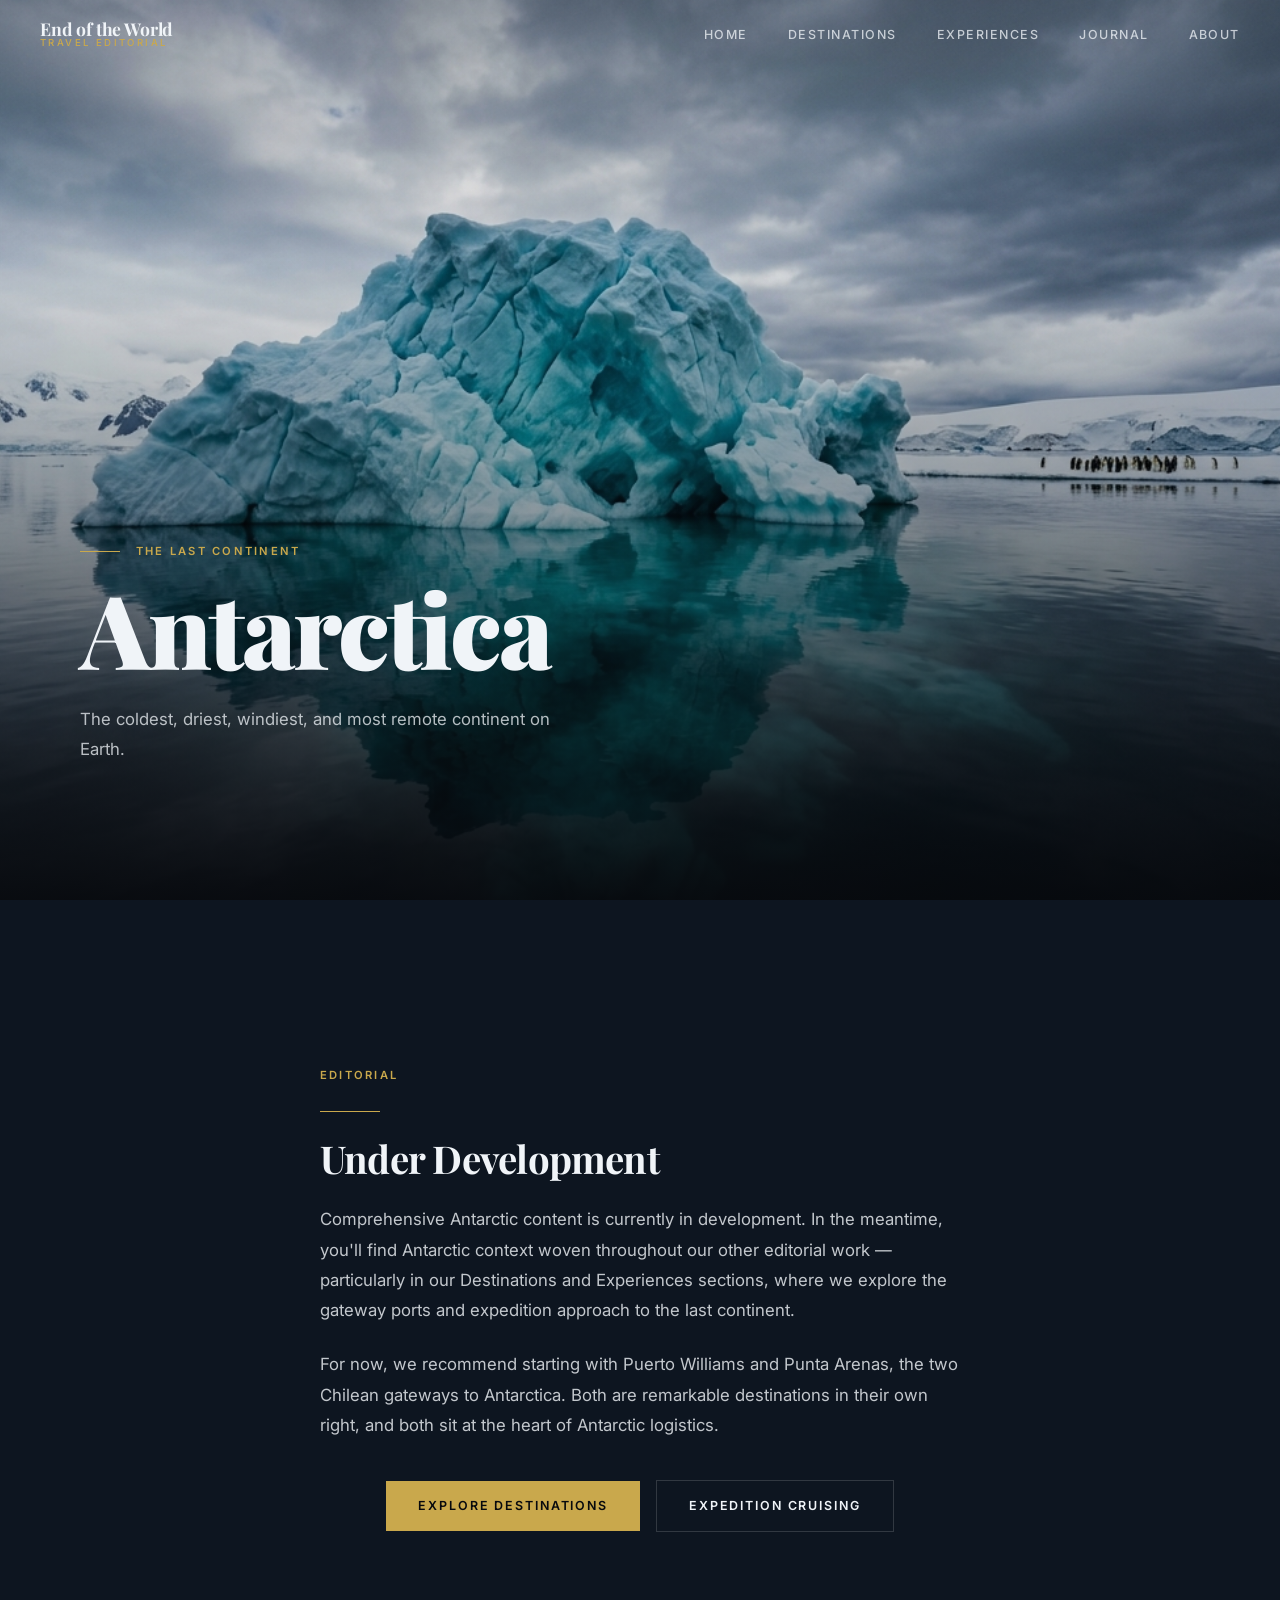
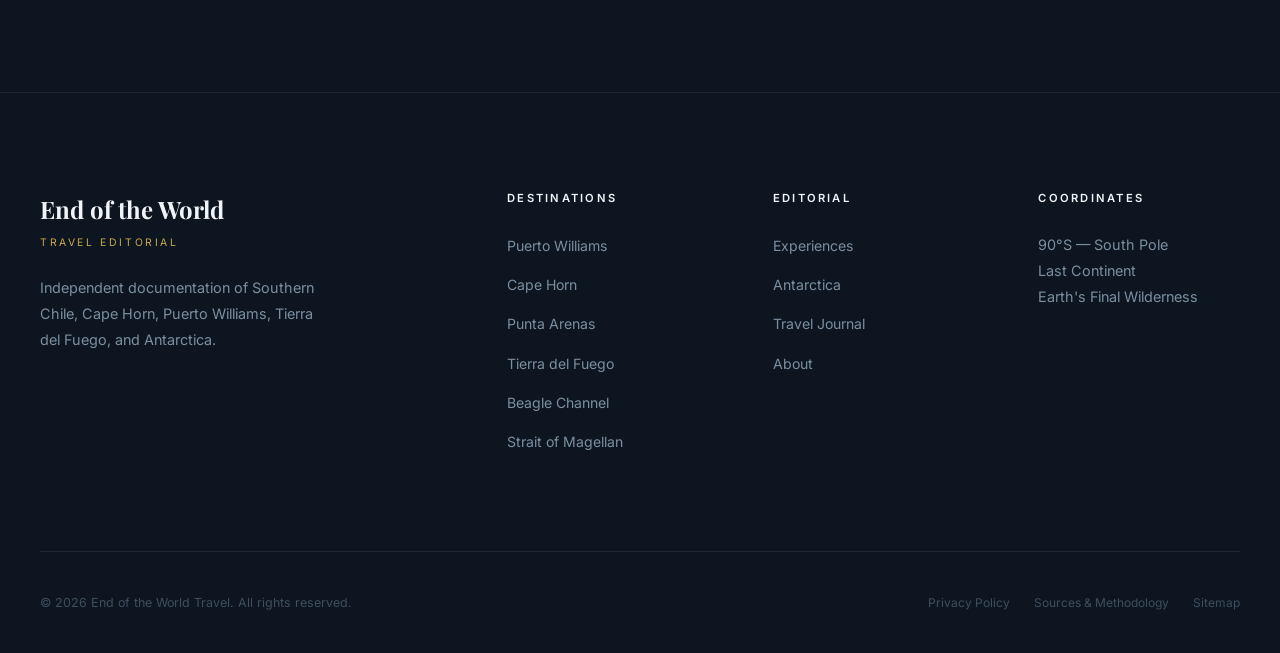
<file: antarctica.html>
<!doctype html>
<html lang="en">
  <head>
    <meta charset="UTF-8" />
    <meta name="viewport" content="width=device-width, initial-scale=1.0" />
    <title>Antarctica — End of the World Travel</title>
    <meta
      name="description"
      content="The ultimate editorial guide to Antarctica. How to reach it from Chile's gateway ports of Puerto Williams and Punta Arenas, the best season to visit, wildlife to encounter, and what to expect on the last continent."
    />
    <link rel="canonical" href="https://endoftheworld.travel/antarctica.html" />

    <meta property="og:type" content="website" />
    <meta
      property="og:url"
      content="https://endoftheworld.travel/antarctica.html"
    />
    <meta
      property="og:title"
      content="Antarctica — The Last Continent | End of the World Travel"
    />
    <meta
      property="og:description"
      content="An editorial guide to Antarctica. The coldest, driest, windiest, and most remote place on Earth. Reached by expedition ship from Chile's gateway ports of Puerto Williams and Punta Arenas."
    />
    <meta
      property="og:image"
      content="https://endoftheworld.travel/images/antarctica.jpg"
    />
    <meta name="twitter:card" content="summary_large_image" />

    <script type="application/ld+json">
      {
        "@context": "https://schema.org",
        "@type": "TouristDestination",
        "name": "Antarctica",
        "description": "The world's southernmost continent, covered by an ice sheet and surrounded by the Southern Ocean.",
        "url": "https://endoftheworld.travel/antarctica.html",
        "geo": {
          "@type": "GeoCoordinates",
          "latitude": "-90",
          "longitude": "0"
        },
        "touristType": [
          "AdventureTourist",
          "NatureTourist",
          "PhotographyTourist"
        ]
      }
    </script>

    <link rel="stylesheet" href="css/style.css" />
    <link
      rel="icon"
      href="data:image/svg+xml,<svg xmlns='http://www.w3.org/2000/svg' viewBox='0 0 100 100'><text y='.9em' font-size='90'>🧭</text></svg>"
    />
  </head>
  <body>
    <nav class="nav" id="nav" aria-label="Main navigation">
      <a href="index.html" class="nav__logo">
        <span class="nav__logo-main">End of the World</span>
        <span class="nav__logo-sub">Travel Editorial</span>
      </a>
      <ul class="nav__links" role="list">
        <li><a href="index.html" class="nav__link">Home</a></li>
        <li><a href="destinations.html" class="nav__link">Destinations</a></li>
        <li><a href="experiences.html" class="nav__link">Experiences</a></li>
        <li><a href="journal.html" class="nav__link">Journal</a></li>
        <li><a href="about.html" class="nav__link">About</a></li>
      </ul>
      <button class="nav__hamburger" id="hamburger" aria-label="Open menu">
        <span></span><span></span><span></span>
      </button>
    </nav>
    <div class="nav__mobile" id="mobileNav" role="dialog">
      <button class="nav__close" id="navClose">✕</button>
      <a href="index.html" class="nav__mobile-link">Home</a>
      <a href="destinations.html" class="nav__mobile-link">Destinations</a>
      <a href="experiences.html" class="nav__mobile-link">Experiences</a>
      <a href="journal.html" class="nav__mobile-link">Journal</a>
      <a href="about.html" class="nav__mobile-link">About</a>
    </div>

    <main id="main-content">
      <!-- Full Bleed Hero -->
      <section class="hero" aria-label="Antarctica hero">
        <div class="hero__bg">
          <img
            src="images/antarctica.jpg"
            alt="Massive turquoise iceberg in Antarctic waters with penguins"
            class="hero__img"
            fetchpriority="high"
          />
          <div class="hero__overlay"></div>
        </div>
        <div class="hero__content">
          <div class="container">
            <div>
              <div class="hero__eyebrow">
                <div class="hero__eyebrow-line"></div>
                <span class="text-label">The Last Continent</span>
              </div>
              <h1 class="text-display hero__title">Antarctica</h1>
              <p class="hero__description">
                The coldest, driest, windiest, and most remote continent on
                Earth.
              </p>
            </div>
          </div>
        </div>
      </section>

      <!-- Editorial Note -->
      <section class="section section--dark" aria-labelledby="dev-title">
        <div class="container--narrow">
          <div class="fade-in">
            <span class="text-label">Editorial</span>
            <div class="divider"></div>
            <h2 class="text-section" id="dev-title">Under Development</h2>
            <p class="text-body" style="margin-top: var(--space-md)">
              Comprehensive Antarctic content is currently in development. In
              the meantime, you'll find Antarctic context woven throughout our
              other editorial work — particularly in our
              <a href="destinations.html">Destinations</a> and
              <a href="experiences.html">Experiences</a> sections, where we
              explore the gateway ports and expedition approach to the last
              continent.
            </p>
            <p class="text-body" style="margin-top: var(--space-md)">
              For now, we recommend starting with
              <a href="puerto-williams-travel-guide.html">Puerto Williams</a>
              and <a href="destinations.html">Punta Arenas</a>, the two Chilean
              gateways to Antarctica. Both are remarkable destinations in their
              own right, and both sit at the heart of Antarctic logistics.
            </p>
            <div class="flex-center gap-sm mt-lg" style="flex-wrap: wrap">
              <a href="destinations.html" class="btn btn--primary"
                >Explore Destinations</a
              >
              <a href="experiences.html" class="btn btn--ghost"
                >Expedition Cruising</a
              >
            </div>
          </div>
        </div>
      </section>
    </main>

    <footer class="footer" role="contentinfo">
      <div class="container">
        <div class="footer__top">
          <div>
            <div class="footer__brand-name">End of the World</div>
            <div class="footer__brand-sub">Travel Editorial</div>
            <p class="footer__tagline">
              Independent documentation of Southern Chile, Cape Horn, Puerto
              Williams, Tierra del Fuego, and Antarctica.
            </p>
          </div>
          <div>
            <div class="footer__col-title">Destinations</div>
            <ul class="footer__links" role="list">
              <li>
                <a href="destinations.html#puerto-williams" class="footer__link"
                  >Puerto Williams</a
                >
              </li>
              <li>
                <a href="destinations.html#cape-horn" class="footer__link"
                  >Cape Horn</a
                >
              </li>
              <li>
                <a href="destinations.html#punta-arenas" class="footer__link"
                  >Punta Arenas</a
                >
              </li>
              <li>
                <a
                  href="destinations.html#tierra-del-fuego"
                  class="footer__link"
                  >Tierra del Fuego</a
                >
              </li>
              <li>
                <a href="destinations.html#beagle-channel" class="footer__link"
                  >Beagle Channel</a
                >
              </li>
              <li>
                <a
                  href="destinations.html#strait-of-magellan"
                  class="footer__link"
                  >Strait of Magellan</a
                >
              </li>
            </ul>
          </div>
          <div>
            <div class="footer__col-title">Editorial</div>
            <ul class="footer__links" role="list">
              <li>
                <a href="experiences.html" class="footer__link">Experiences</a>
              </li>
              <li>
                <a href="antarctica.html" class="footer__link">Antarctica</a>
              </li>
              <li>
                <a href="journal.html" class="footer__link">Travel Journal</a>
              </li>
              <li><a href="about.html" class="footer__link">About</a></li>
            </ul>
          </div>
          <div>
            <div class="footer__col-title">Coordinates</div>
            <p class="footer__tagline">
              90°S — South Pole<br />Last Continent<br />Earth's Final
              Wilderness
            </p>
          </div>
        </div>
        <div class="footer__bottom">
          <p class="footer__copy">
            &copy; 2026 End of the World Travel. All rights reserved.
          </p>
          <div class="footer__legal">
            <a href="#" class="footer__legal-link">Privacy Policy</a>
            <a href="sources-methodology.html" class="footer__legal-link"
              >Sources & Methodology</a
            >
            <a href="sitemap.xml" class="footer__legal-link">Sitemap</a>
          </div>
        </div>
      </div>
    </footer>

    <script src="js/main.js"></script>
  </body>
</html>
</file>
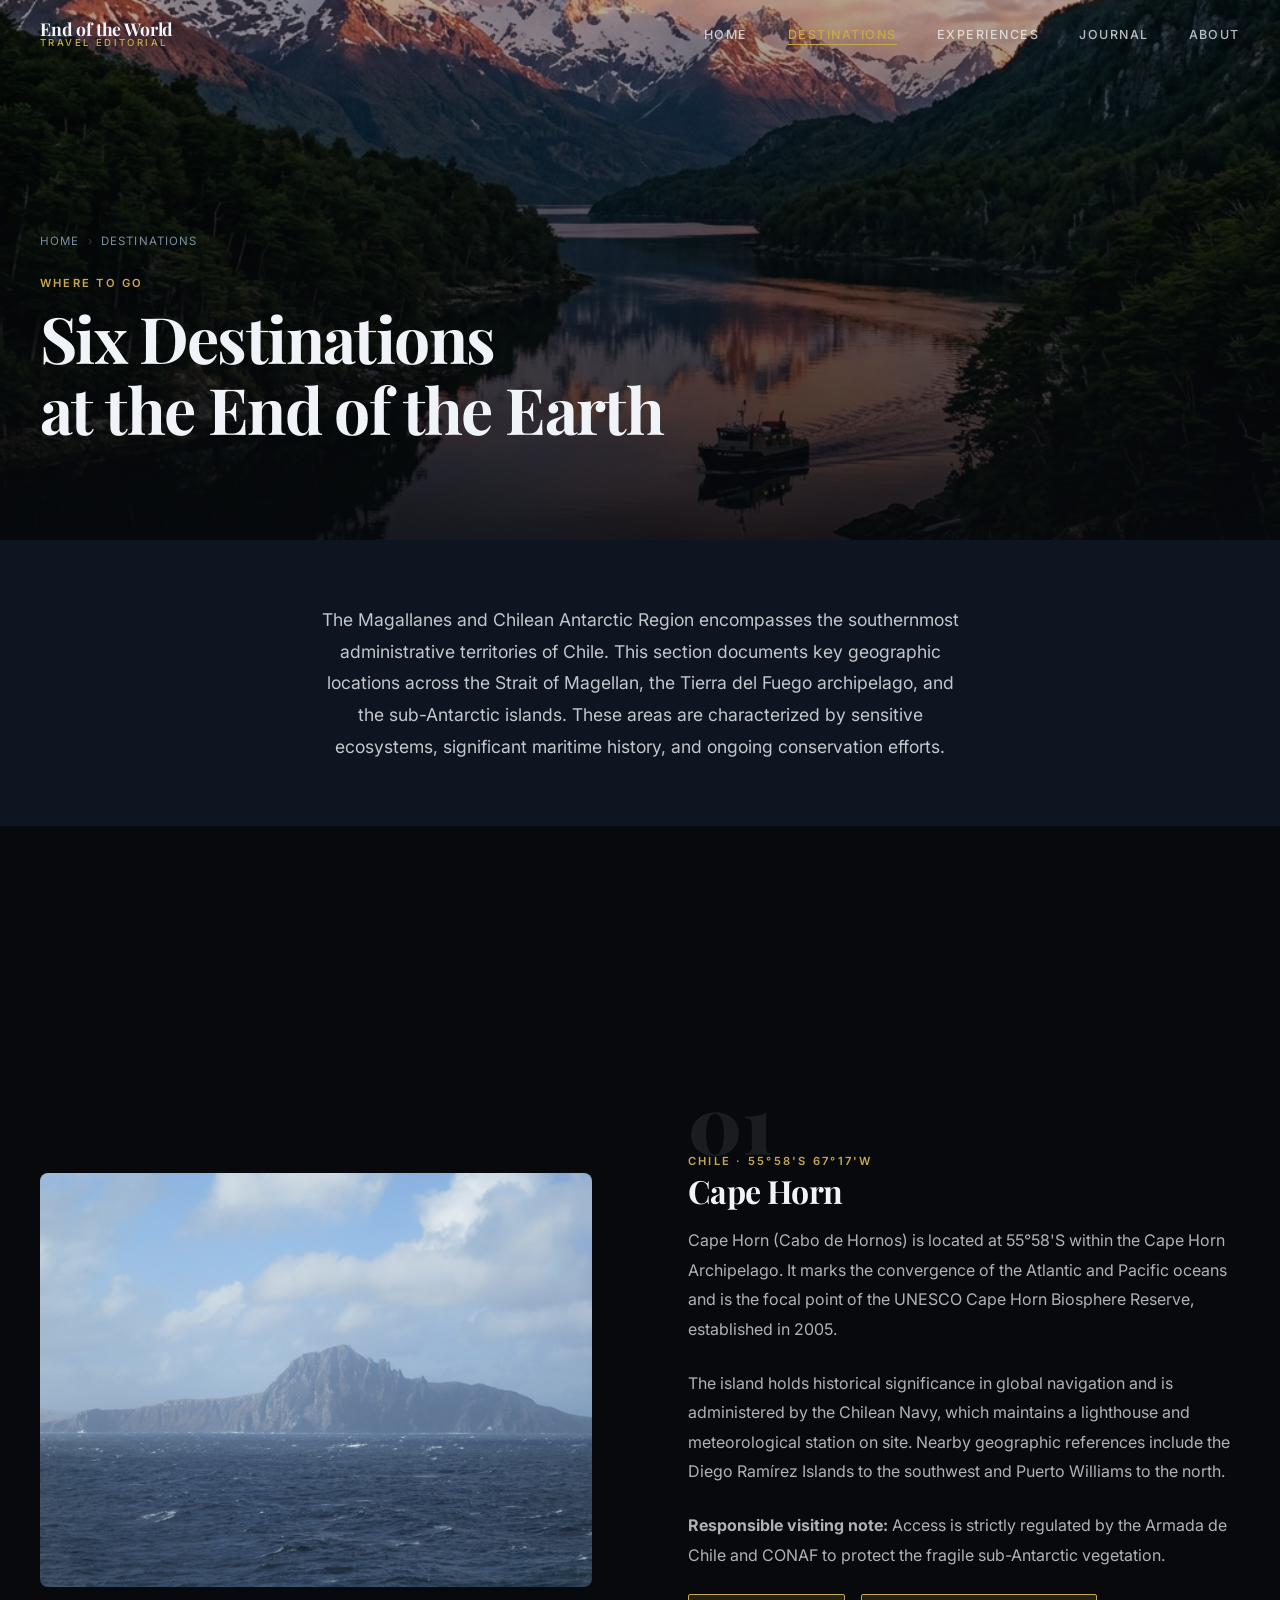
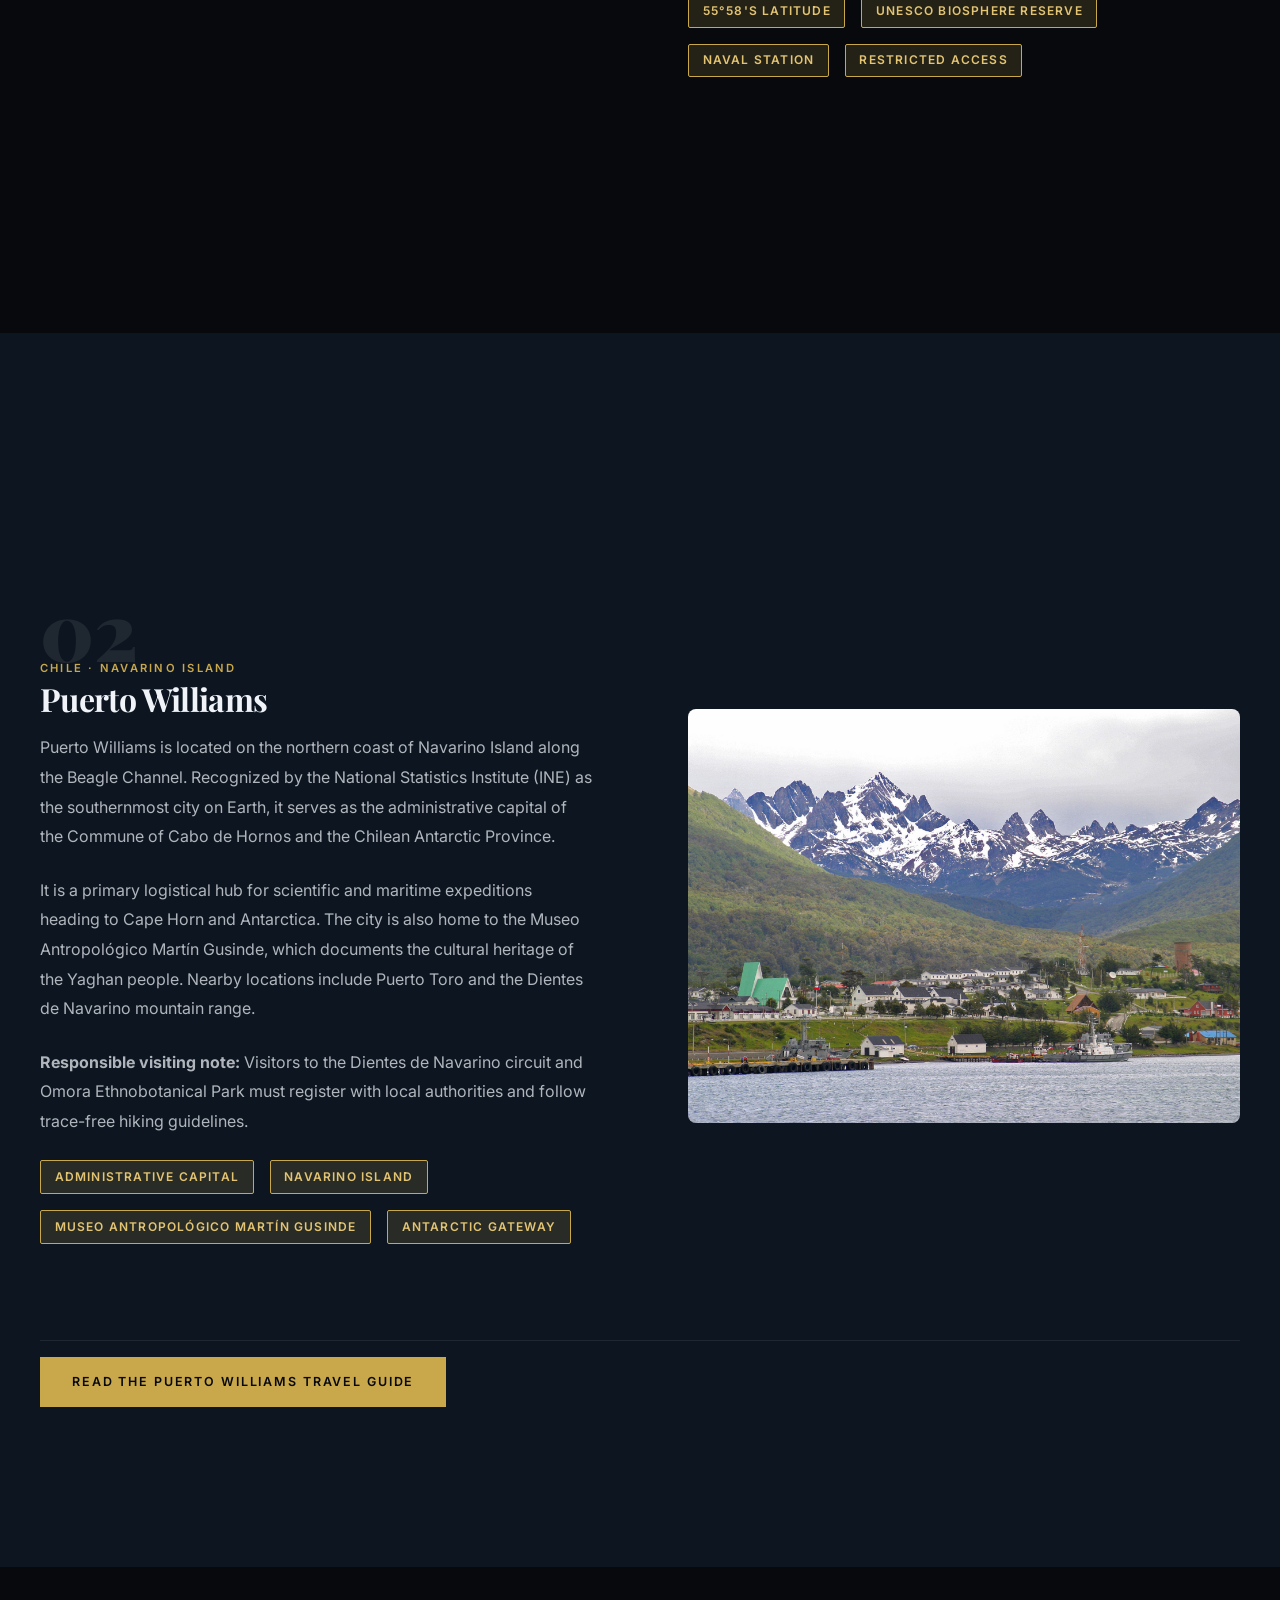
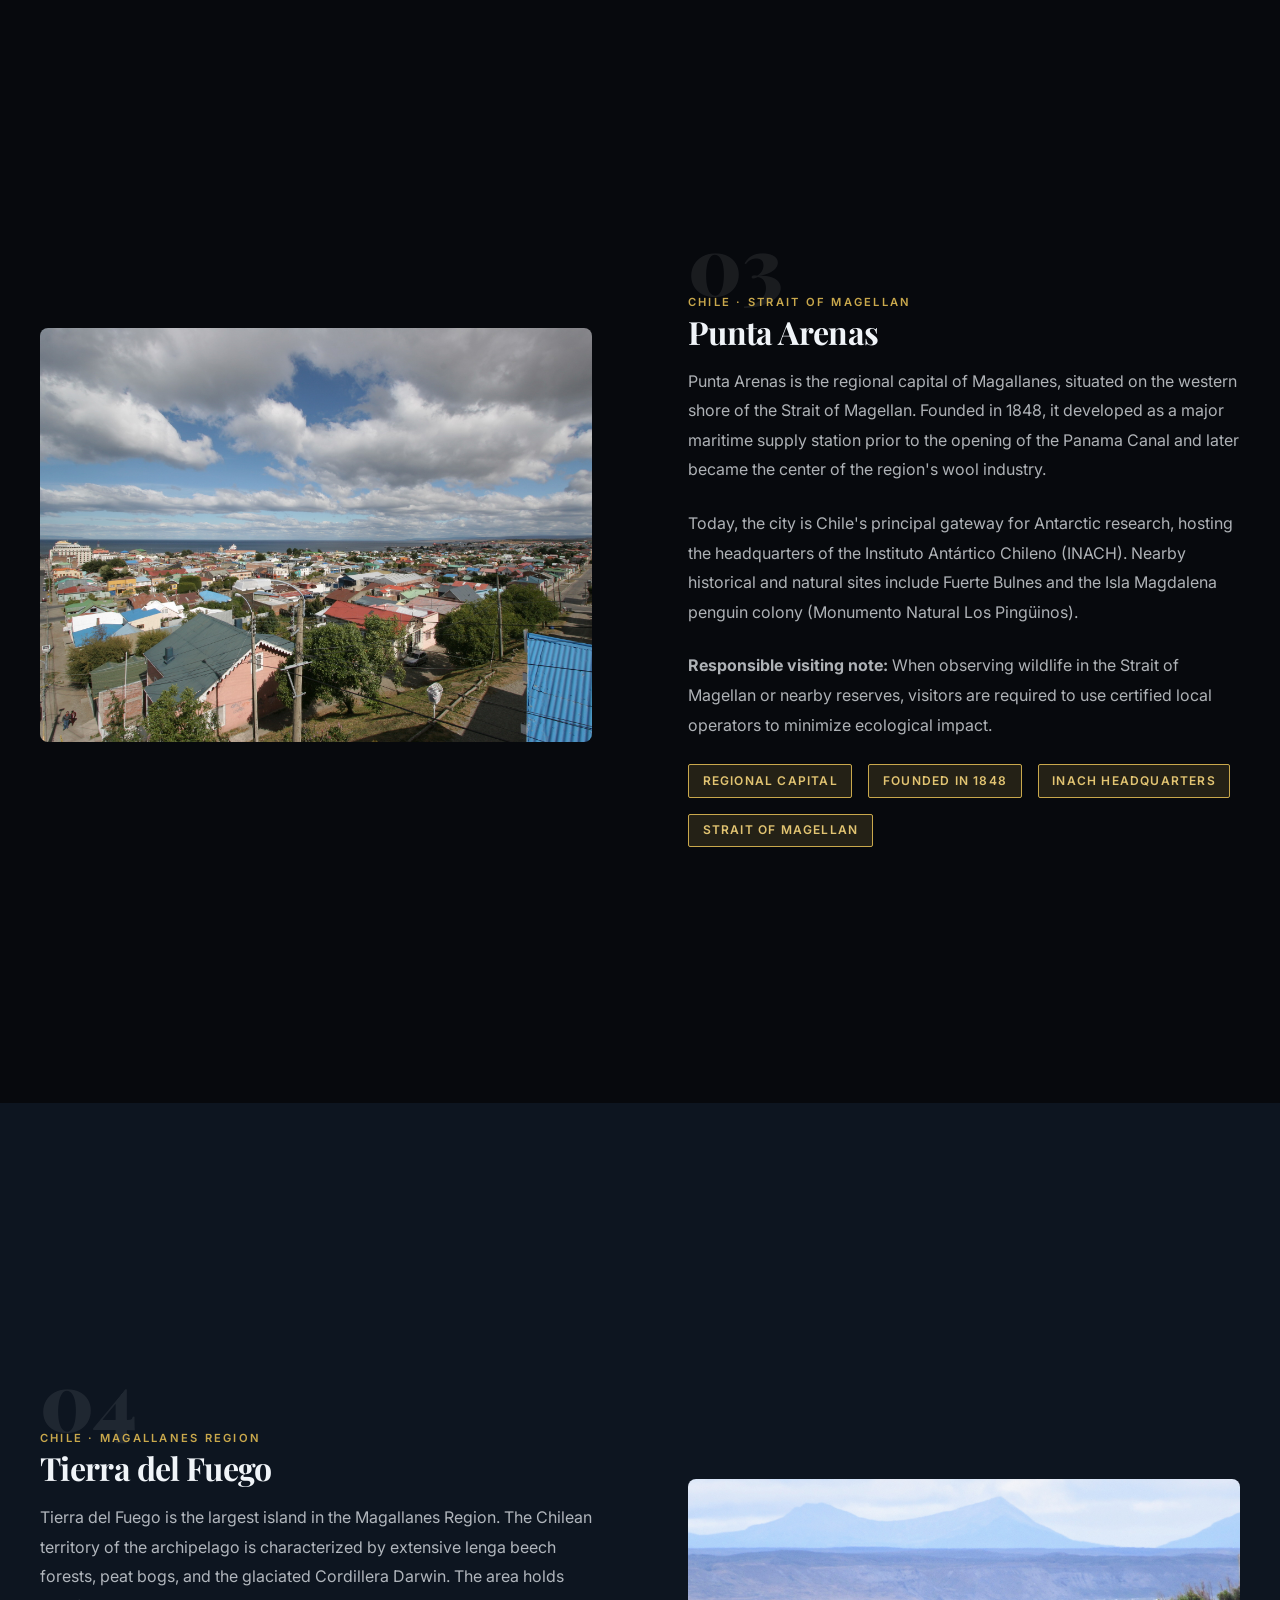
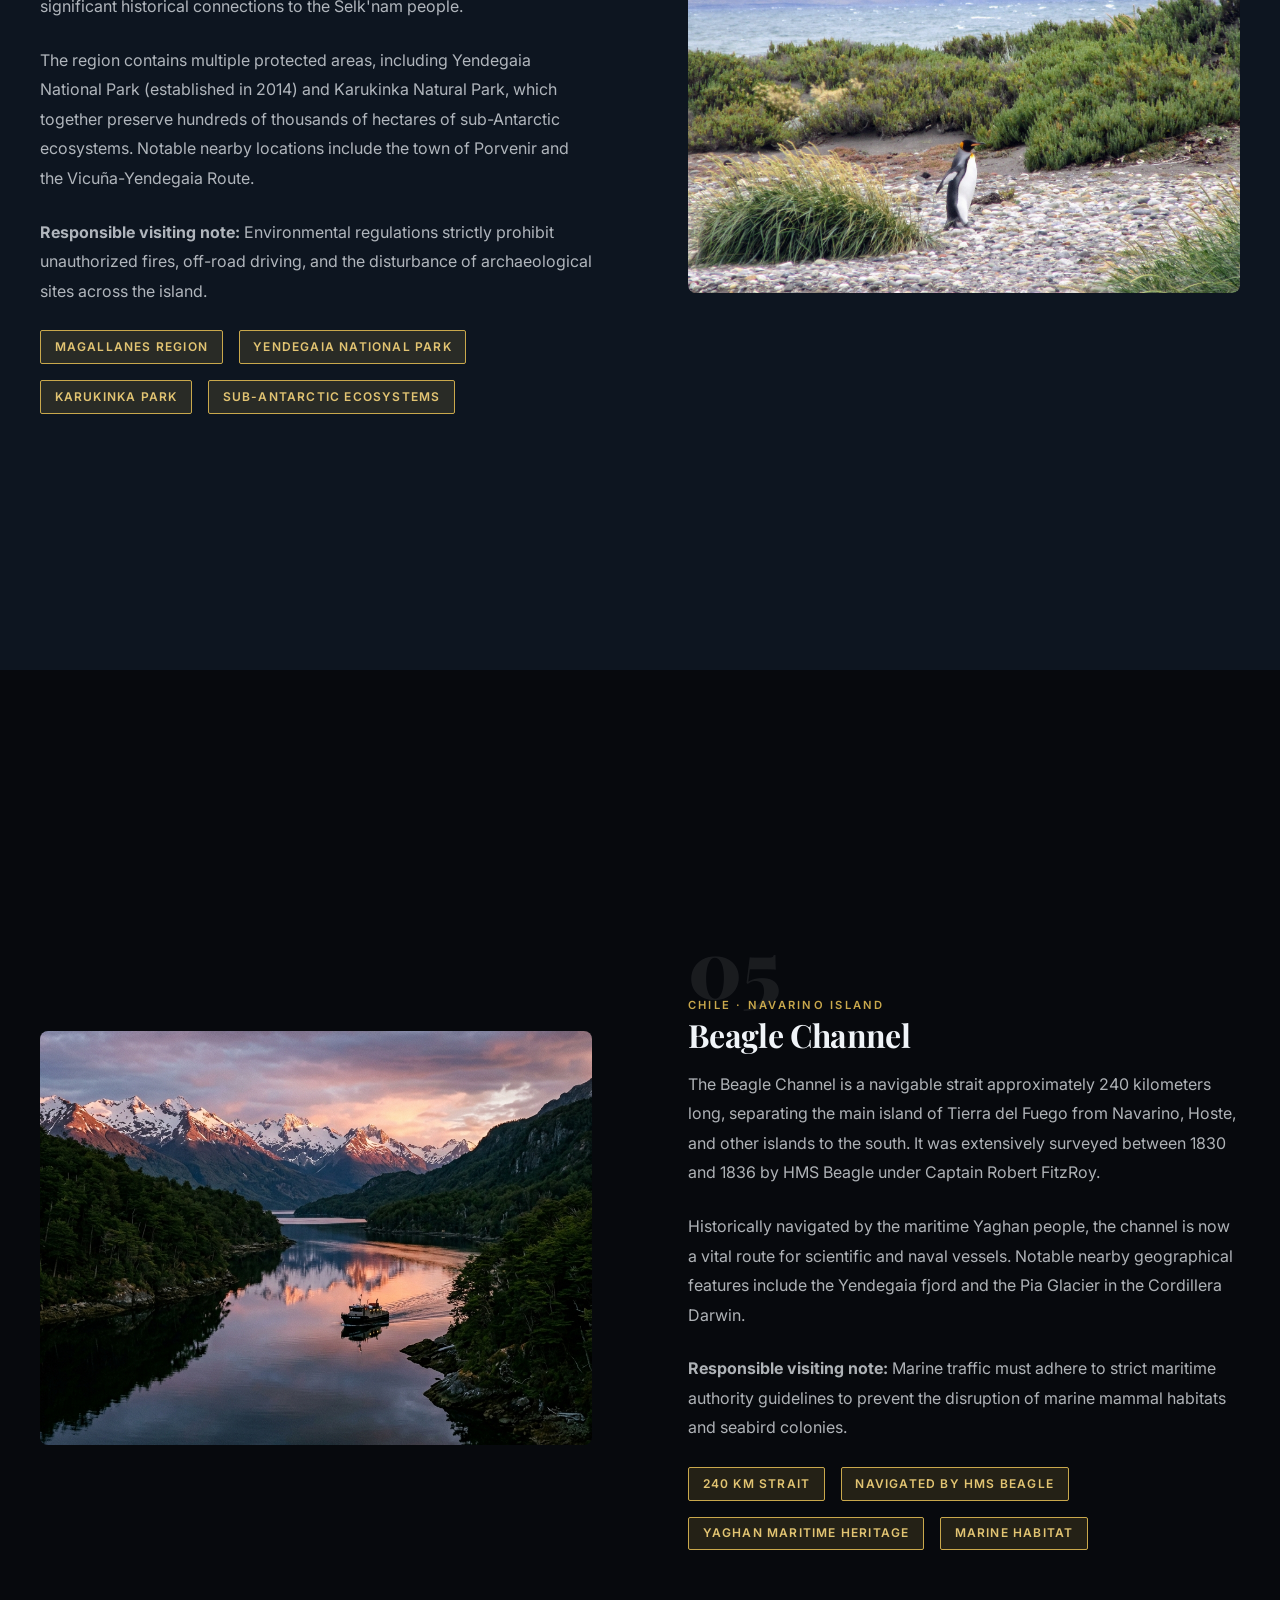
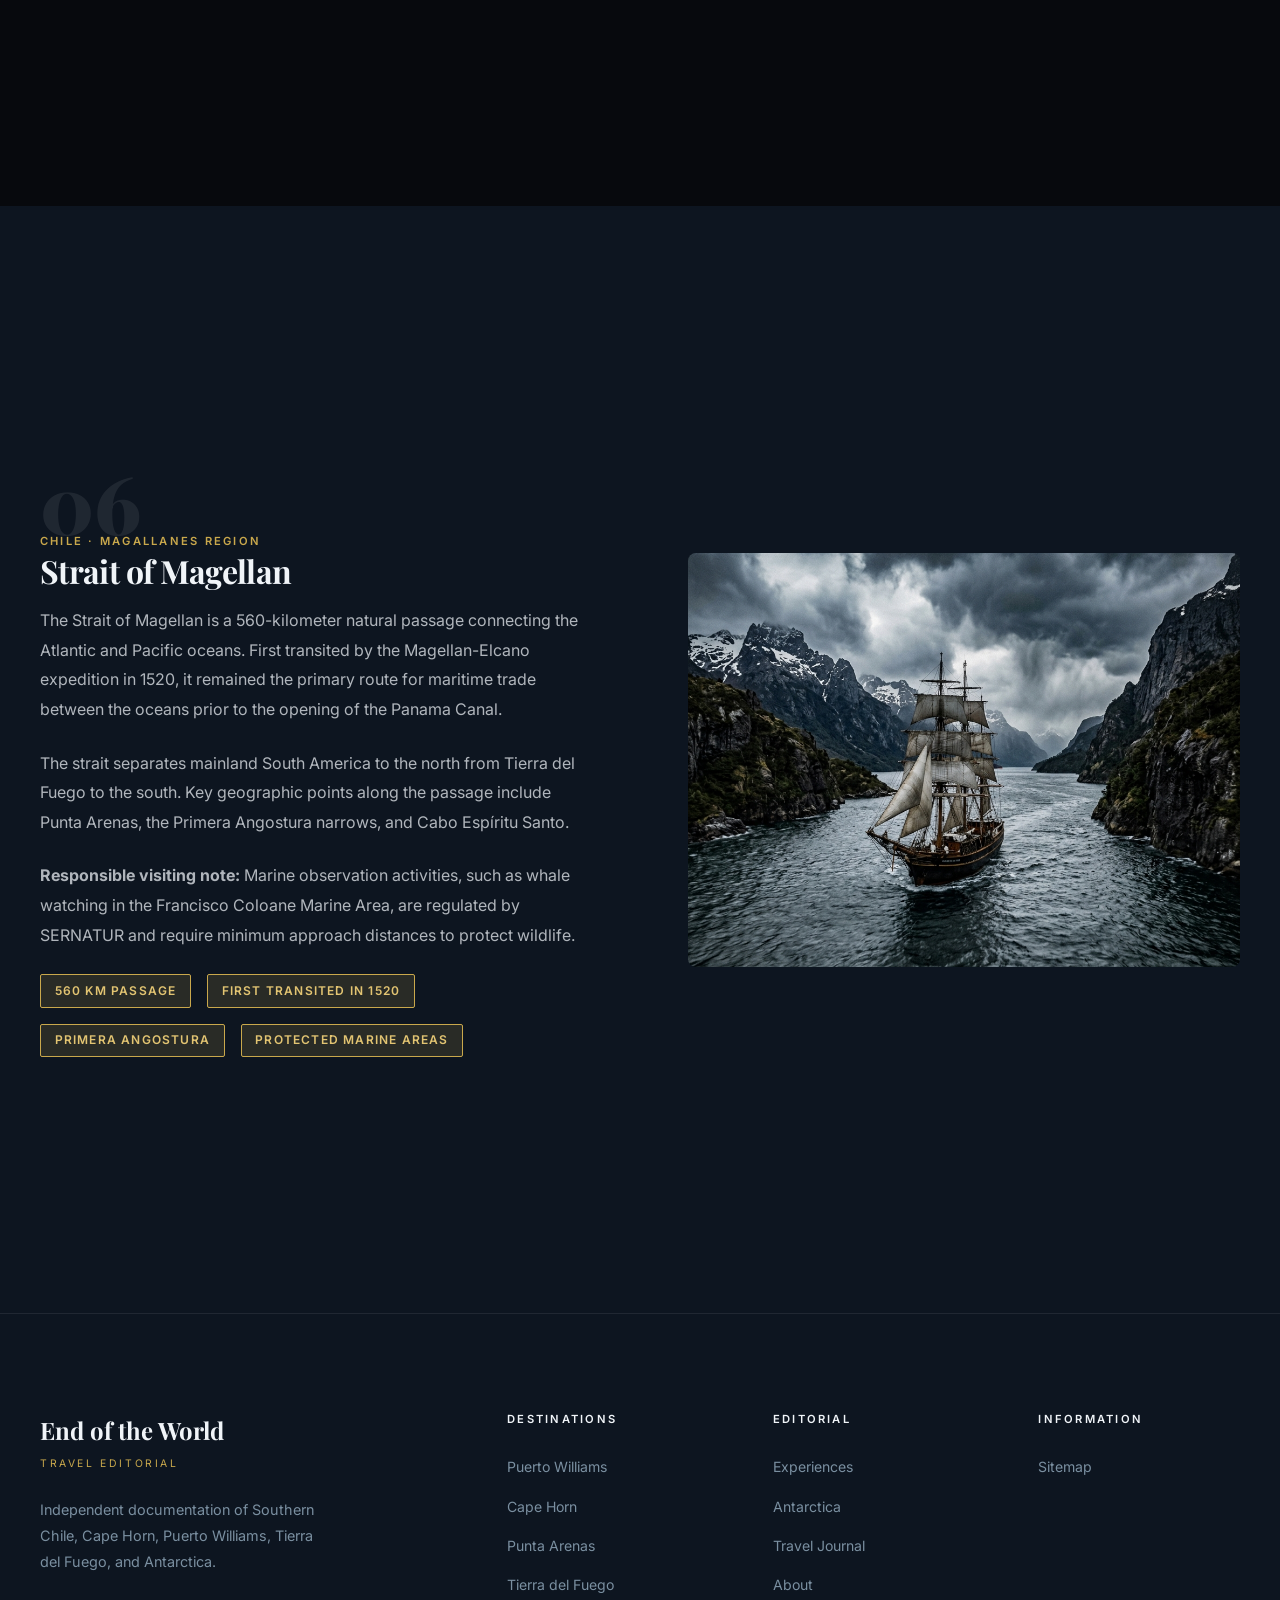
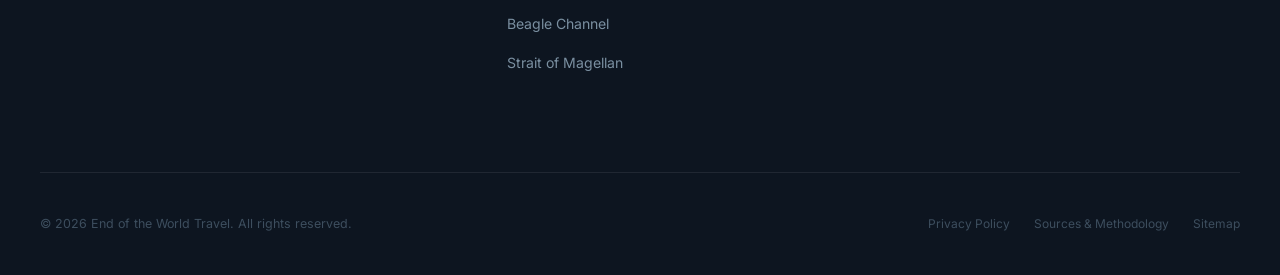
<file: destinations.html>
<!doctype html>
<html lang="en">
  <head>
    <meta charset="UTF-8" />
    <meta name="viewport" content="width=device-width, initial-scale=1.0" />
    <title>Destinations — End of the World Travel</title>
    <meta
      name="description"
      content="Discover Chile's most remote and spectacular destinations: Puerto Williams, Cape Horn, Punta Arenas, Tierra del Fuego, Beagle Channel, Diego Ramírez Islands, and the Strait of Magellan."
    />
    <link
      rel="canonical"
      href="https://endoftheworld.travel/destinations.html"
    />

    <!-- Open Graph -->
    <meta property="og:type" content="website" />
    <meta
      property="og:url"
      content="https://endoftheworld.travel/destinations.html"
    />
    <meta
      property="og:title"
      content="Destinations — End of the World Travel"
    />
    <meta
      property="og:description"
      content="Six extraordinary places at the bottom of the Earth. Each distinct, all unforgettable."
    />
    <meta
      property="og:image"
      content="https://endoftheworld.travel/images/cape-horn.jpg"
    />
    <meta property="og:site_name" content="End of the World Travel" />
    <meta name="twitter:card" content="summary_large_image" />

    <!-- Structured Data for Destinations -->
    <script type="application/ld+json">
      {
        "@context": "https://schema.org",
        "@type": "ItemList",
        "name": "Destinations — End of the World Travel",
        "description": "Editorial guide to the world's southernmost destinations",
        "url": "https://endoftheworld.travel/destinations.html",
        "itemListElement": [
          {
            "@type": "ListItem",
            "position": 1,
            "name": "Cape Horn",
            "url": "https://endoftheworld.travel/destinations.html#cape-horn"
          },
          {
            "@type": "ListItem",
            "position": 2,
            "name": "Puerto Williams",
            "url": "https://endoftheworld.travel/destinations.html#puerto-williams"
          },
          {
            "@type": "ListItem",
            "position": 3,
            "name": "Punta Arenas",
            "url": "https://endoftheworld.travel/destinations.html#punta-arenas"
          },
          {
            "@type": "ListItem",
            "position": 4,
            "name": "Tierra del Fuego",
            "url": "https://endoftheworld.travel/destinations.html#tierra-del-fuego"
          },
          {
            "@type": "ListItem",
            "position": 5,
            "name": "Beagle Channel",
            "url": "https://endoftheworld.travel/destinations.html#beagle-channel"
          },
          {
            "@type": "ListItem",
            "position": 6,
            "name": "Strait of Magellan",
            "url": "https://endoftheworld.travel/destinations.html#strait-of-magellan"
          }
        ]
      }
    </script>

    <link rel="stylesheet" href="css/style.css" />
    <link
      rel="icon"
      href="data:image/svg+xml,<svg xmlns='http://www.w3.org/2000/svg' viewBox='0 0 100 100'><text y='.9em' font-size='90'>🧭</text></svg>"
    />
  </head>
  <body>
    <nav class="nav" id="nav" aria-label="Main navigation">
      <a href="index.html" class="nav__logo">
        <span class="nav__logo-main">End of the World</span>
        <span class="nav__logo-sub">Travel Editorial</span>
      </a>
      <ul class="nav__links" role="list">
        <li><a href="index.html" class="nav__link">Home</a></li>
        <li><a href="destinations.html" class="nav__link">Destinations</a></li>
        <li><a href="experiences.html" class="nav__link">Experiences</a></li>
        <li><a href="journal.html" class="nav__link">Journal</a></li>
        <li><a href="about.html" class="nav__link">About</a></li>
      </ul>
      <button class="nav__hamburger" id="hamburger" aria-label="Open menu">
        <span></span><span></span><span></span>
      </button>
    </nav>
    <div class="nav__mobile" id="mobileNav" role="dialog">
      <button class="nav__close" id="navClose">✕</button>
      <a href="index.html" class="nav__mobile-link">Home</a>
      <a href="destinations.html" class="nav__mobile-link">Destinations</a>
      <a href="experiences.html" class="nav__mobile-link">Experiences</a>
      <a href="journal.html" class="nav__mobile-link">Journal</a>
      <a href="about.html" class="nav__mobile-link">About</a>
    </div>

    <main id="main-content">
      <!-- Page Hero -->
      <section class="page-hero" aria-label="Destinations hero">
        <div class="page-hero__bg">
          <img
            src="images/beagle-channel.jpg"
            alt="Beagle Channel at dusk"
            class="page-hero__img"
            fetchpriority="high"
          />
          <div class="page-hero__overlay"></div>
        </div>
        <div class="page-hero__content">
          <div class="container">
            <nav class="breadcrumb" aria-label="Breadcrumb">
              <a href="index.html">Home</a>
              <span class="breadcrumb__sep">›</span>
              <span>Destinations</span>
            </nav>
            <span class="text-label">Where to Go</span>
            <h1 class="text-hero" style="margin-top: 0.5rem">
              Six Destinations<br />at the End of the Earth
            </h1>
          </div>
        </div>
      </section>

      <!-- Destinations Intro -->
      <section class="section--sm section--dark">
        <div class="container--narrow">
          <p
            class="text-body fade-in"
            style="text-align: center; font-size: 1.1rem"
          >
            The Magallanes and Chilean Antarctic Region encompasses the southernmost administrative territories of Chile. This section documents key geographic locations across the Strait of Magellan, the Tierra del Fuego archipelago, and the sub-Antarctic islands. These areas are characterized by sensitive ecosystems, significant maritime history, and ongoing conservation efforts.
          </p>
        </div>
      </section>

      <!-- Cape Horn -->
      <section class="section" id="cape-horn" aria-labelledby="cape-horn-title">
        <div class="container">
          <div class="experience-block fade-in">
            <div class="experience-block__img-wrap">
              <img
                src="images/cape-horn.jpg"
                alt="Cape Horn rocky cliffs and the Drake Passage"
                class="experience-block__img"
                loading="lazy"
              />
            </div>
            <div>
              <div class="experience-block__number">01</div>
              <span class="text-label">Chile · 55°58'S 67°17'W</span>
              <h2 class="experience-block__title" id="cape-horn-title">
                Cape Horn
              </h2>
              <p class="experience-block__body">
                Cape Horn (Cabo de Hornos) is located at 55°58'S within the Cape Horn Archipelago. It marks the convergence of the Atlantic and Pacific oceans and is the focal point of the UNESCO Cape Horn Biosphere Reserve, established in 2005. 
              </p>
              <p class="experience-block__body">
                The island holds historical significance in global navigation and is administered by the Chilean Navy, which maintains a lighthouse and meteorological station on site. Nearby geographic references include the Diego Ramírez Islands to the southwest and Puerto Williams to the north.
              </p>
              <p class="experience-block__body">
                <strong>Responsible visiting note:</strong> Access is strictly regulated by the Armada de Chile and CONAF to protect the fragile sub-Antarctic vegetation.
              </p>
              <div class="experience-block__facts">
                <span class="experience-fact">55°58'S Latitude</span>
                <span class="experience-fact">UNESCO Biosphere Reserve</span>
                <span class="experience-fact">Naval Station</span>
                <span class="experience-fact">Restricted Access</span>
              </div>
            </div>
          </div>
        </div>
      </section>

      <!-- Puerto Williams -->
      <section
        class="section section--dark"
        id="puerto-williams"
        aria-labelledby="pw-title"
      >
        <div class="container">
          <div class="experience-block experience-block--reverse fade-in">
            <div class="experience-block__img-wrap">
              <img
                src="images/puerto-williams.jpg"
                alt="Puerto Williams, the world's southernmost city"
                class="experience-block__img"
                loading="lazy"
              />
            </div>
            <div>
              <div class="experience-block__number">02</div>
              <span class="text-label">Chile · Navarino Island</span>
              <h2 class="experience-block__title" id="pw-title">
                Puerto Williams
              </h2>
              <p class="experience-block__body">
                Puerto Williams is located on the northern coast of Navarino Island along the Beagle Channel. Recognized by the National Statistics Institute (INE) as the southernmost city on Earth, it serves as the administrative capital of the Commune of Cabo de Hornos and the Chilean Antarctic Province.
              </p>
              <p class="experience-block__body">
                It is a primary logistical hub for scientific and maritime expeditions heading to Cape Horn and Antarctica. The city is also home to the Museo Antropológico Martín Gusinde, which documents the cultural heritage of the Yaghan people. Nearby locations include Puerto Toro and the Dientes de Navarino mountain range.
              </p>
              <p class="experience-block__body">
                <strong>Responsible visiting note:</strong> Visitors to the Dientes de Navarino circuit and Omora Ethnobotanical Park must register with local authorities and follow trace-free hiking guidelines.
              </p>
              <div class="experience-block__facts">
                <span class="experience-fact">Administrative Capital</span>
                <span class="experience-fact">Navarino Island</span>
                <span class="experience-fact">Museo Antropológico Martín Gusinde</span>
                <span class="experience-fact">Antarctic Gateway</span>
              </div>
            </div>
          </div>
          <div class="mt-sm">
            <a href="puerto-williams-travel-guide.html" class="btn btn--primary"
              >Read the Puerto Williams Travel Guide</a
            >
          </div>
        </div>
      </section>

      <!-- Punta Arenas -->
      <section class="section" id="punta-arenas" aria-labelledby="pa-title">
        <div class="container">
          <div class="experience-block fade-in">
            <div class="experience-block__img-wrap">
              <img
                src="images/punta-arenas.jpg"
                alt="View of Punta Arenas, Chile"
                class="experience-block__img"
                loading="lazy"
              />
            </div>
            <div>
              <div class="experience-block__number">03</div>
              <span class="text-label">Chile · Strait of Magellan</span>
              <h2 class="experience-block__title" id="pa-title">
                Punta Arenas
              </h2>
              <p class="experience-block__body">
                Punta Arenas is the regional capital of Magallanes, situated on the western shore of the Strait of Magellan. Founded in 1848, it developed as a major maritime supply station prior to the opening of the Panama Canal and later became the center of the region's wool industry.
              </p>
              <p class="experience-block__body">
                Today, the city is Chile's principal gateway for Antarctic research, hosting the headquarters of the Instituto Antártico Chileno (INACH). Nearby historical and natural sites include Fuerte Bulnes and the Isla Magdalena penguin colony (Monumento Natural Los Pingüinos).
              </p>
              <p class="experience-block__body">
                <strong>Responsible visiting note:</strong> When observing wildlife in the Strait of Magellan or nearby reserves, visitors are required to use certified local operators to minimize ecological impact.
              </p>
              <div class="experience-block__facts">
                <span class="experience-fact">Regional Capital</span>
                <span class="experience-fact">Founded in 1848</span>
                <span class="experience-fact">INACH Headquarters</span>
                <span class="experience-fact">Strait of Magellan</span>
              </div>
            </div>
          </div>
        </div>
      </section>

      <!-- Tierra del Fuego -->
      <section
        class="section section--dark"
        id="tierra-del-fuego"
        aria-labelledby="tdf-title"
      >
        <div class="container">
          <div class="experience-block experience-block--reverse fade-in">
            <div class="experience-block__img-wrap">
              <img
                src="images/tierra-del-fuego.jpg"
                alt="Tierra del Fuego autumnal lenga beech forest"
                class="experience-block__img"
                loading="lazy"
              />
            </div>
            <div>
              <div class="experience-block__number">04</div>
              <span class="text-label">Chile · Magallanes Region</span>
              <h2 class="experience-block__title" id="tdf-title">
                Tierra del Fuego
              </h2>
              <p class="experience-block__body">
                Tierra del Fuego is the largest island in the Magallanes Region. The Chilean territory of the archipelago is characterized by extensive lenga beech forests, peat bogs, and the glaciated Cordillera Darwin. The area holds significant historical connections to the Selk'nam people.
              </p>
              <p class="experience-block__body">
                The region contains multiple protected areas, including Yendegaia National Park (established in 2014) and Karukinka Natural Park, which together preserve hundreds of thousands of hectares of sub-Antarctic ecosystems. Notable nearby locations include the town of Porvenir and the Vicuña-Yendegaia Route.
              </p>
              <p class="experience-block__body">
                <strong>Responsible visiting note:</strong> Environmental regulations strictly prohibit unauthorized fires, off-road driving, and the disturbance of archaeological sites across the island.
              </p>
              <div class="experience-block__facts">
                <span class="experience-fact">Magallanes Region</span>
                <span class="experience-fact">Yendegaia National Park</span>
                <span class="experience-fact">Karukinka Park</span>
                <span class="experience-fact">Sub-Antarctic Ecosystems</span>
              </div>
            </div>
          </div>
        </div>
      </section>

      <!-- Beagle Channel -->
      <section class="section" id="beagle-channel" aria-labelledby="bc-title">
        <div class="container">
          <div class="experience-block fade-in">
            <div class="experience-block__img-wrap">
              <img
                src="images/beagle-channel.jpg"
                alt="Beagle Channel at dusk with Andes reflections"
                class="experience-block__img"
                loading="lazy"
              />
            </div>
            <div>
              <div class="experience-block__number">05</div>
              <span class="text-label">Chile · Navarino Island</span>
              <h2 class="experience-block__title" id="bc-title">
                Beagle Channel
              </h2>
              <p class="experience-block__body">
                The Beagle Channel is a navigable strait approximately 240 kilometers long, separating the main island of Tierra del Fuego from Navarino, Hoste, and other islands to the south. It was extensively surveyed between 1830 and 1836 by HMS Beagle under Captain Robert FitzRoy.
              </p>
              <p class="experience-block__body">
                Historically navigated by the maritime Yaghan people, the channel is now a vital route for scientific and naval vessels. Notable nearby geographical features include the Yendegaia fjord and the Pia Glacier in the Cordillera Darwin.
              </p>
              <p class="experience-block__body">
                <strong>Responsible visiting note:</strong> Marine traffic must adhere to strict maritime authority guidelines to prevent the disruption of marine mammal habitats and seabird colonies.
              </p>
              <div class="experience-block__facts">
                <span class="experience-fact">240 km Strait</span>
                <span class="experience-fact">Navigated by HMS Beagle</span>
                <span class="experience-fact">Yaghan Maritime Heritage</span>
                <span class="experience-fact">Marine Habitat</span>
              </div>
            </div>
          </div>
        </div>
      </section>

      <!-- Strait of Magellan -->
      <section
        class="section section--dark"
        id="strait-of-magellan"
        aria-labelledby="sm-title"
      >
        <div class="container">
          <div class="experience-block experience-block--reverse fade-in">
            <div class="experience-block__img-wrap">
              <img
                src="images/strait-magellan.jpg"
                alt="Tall ship on the Strait of Magellan"
                class="experience-block__img"
                loading="lazy"
              />
            </div>
            <div>
              <div class="experience-block__number">06</div>
              <span class="text-label">Chile · Magallanes Region</span>
              <h2 class="experience-block__title" id="sm-title">
                Strait of Magellan
              </h2>
              <p class="experience-block__body">
                The Strait of Magellan is a 560-kilometer natural passage connecting the Atlantic and Pacific oceans. First transited by the Magellan-Elcano expedition in 1520, it remained the primary route for maritime trade between the oceans prior to the opening of the Panama Canal.
              </p>
              <p class="experience-block__body">
                The strait separates mainland South America to the north from Tierra del Fuego to the south. Key geographic points along the passage include Punta Arenas, the Primera Angostura narrows, and Cabo Espíritu Santo.
              </p>
              <p class="experience-block__body">
                <strong>Responsible visiting note:</strong> Marine observation activities, such as whale watching in the Francisco Coloane Marine Area, are regulated by SERNATUR and require minimum approach distances to protect wildlife.
              </p>
              <div class="experience-block__facts">
                <span class="experience-fact">560 km Passage</span>
                <span class="experience-fact">First Transited in 1520</span>
                <span class="experience-fact">Primera Angostura</span>
                <span class="experience-fact">Protected Marine Areas</span>
              </div>
            </div>
          </div>
        </div>
      </section>

      <!-- CTA -->

    <footer class="footer" role="contentinfo">
      <div class="container">
        <div class="footer__top">
          <div>
            <div class="footer__brand-name">End of the World</div>
            <div class="footer__brand-sub">Travel Editorial</div>
            <p class="footer__tagline">
              Independent documentation of Southern Chile, Cape Horn, Puerto
              Williams, Tierra del Fuego, and Antarctica.
            </p>
          </div>
          <div>
            <div class="footer__col-title">Destinations</div>
            <ul class="footer__links" role="list">
              <li>
                <a href="#puerto-williams" class="footer__link"
                  >Puerto Williams</a
                >
              </li>
              <li><a href="#cape-horn" class="footer__link">Cape Horn</a></li>
              <li>
                <a href="#punta-arenas" class="footer__link">Punta Arenas</a>
              </li>
              <li>
                <a href="#tierra-del-fuego" class="footer__link"
                  >Tierra del Fuego</a
                >
              </li>
              <li>
                <a href="#beagle-channel" class="footer__link"
                  >Beagle Channel</a
                >
              </li>
              <li>
                <a href="#strait-of-magellan" class="footer__link"
                  >Strait of Magellan</a
                >
              </li>
            </ul>
          </div>
          <div>
            <div class="footer__col-title">Editorial</div>
            <ul class="footer__links" role="list">
              <li>
                <a href="experiences.html" class="footer__link">Experiences</a>
              </li>
              <li>
                <a href="antarctica.html" class="footer__link">Antarctica</a>
              </li>
              <li>
                <a href="journal.html" class="footer__link">Travel Journal</a>
              </li>
              <li><a href="about.html" class="footer__link">About</a></li>
            </ul>
          </div>
          <div>
            <div class="footer__col-title">Information</div>
            <ul class="footer__links" role="list">
              <li><a href="sitemap.xml" class="footer__link">Sitemap</a></li>
            </ul>
          </div>
        </div>
        <div class="footer__bottom">
          <p class="footer__copy">
            &copy; 2026 End of the World Travel. All rights reserved.
          </p>
          <div class="footer__legal">
            <a href="#" class="footer__legal-link">Privacy Policy</a>
            <a href="sources-methodology.html" class="footer__legal-link"
              >Sources & Methodology</a
            >
            <a href="sitemap.xml" class="footer__legal-link">Sitemap</a>
          </div>
        </div>
      </div>
    </footer>

    <script src="js/main.js"></script>
  </body>
</html>
</file>
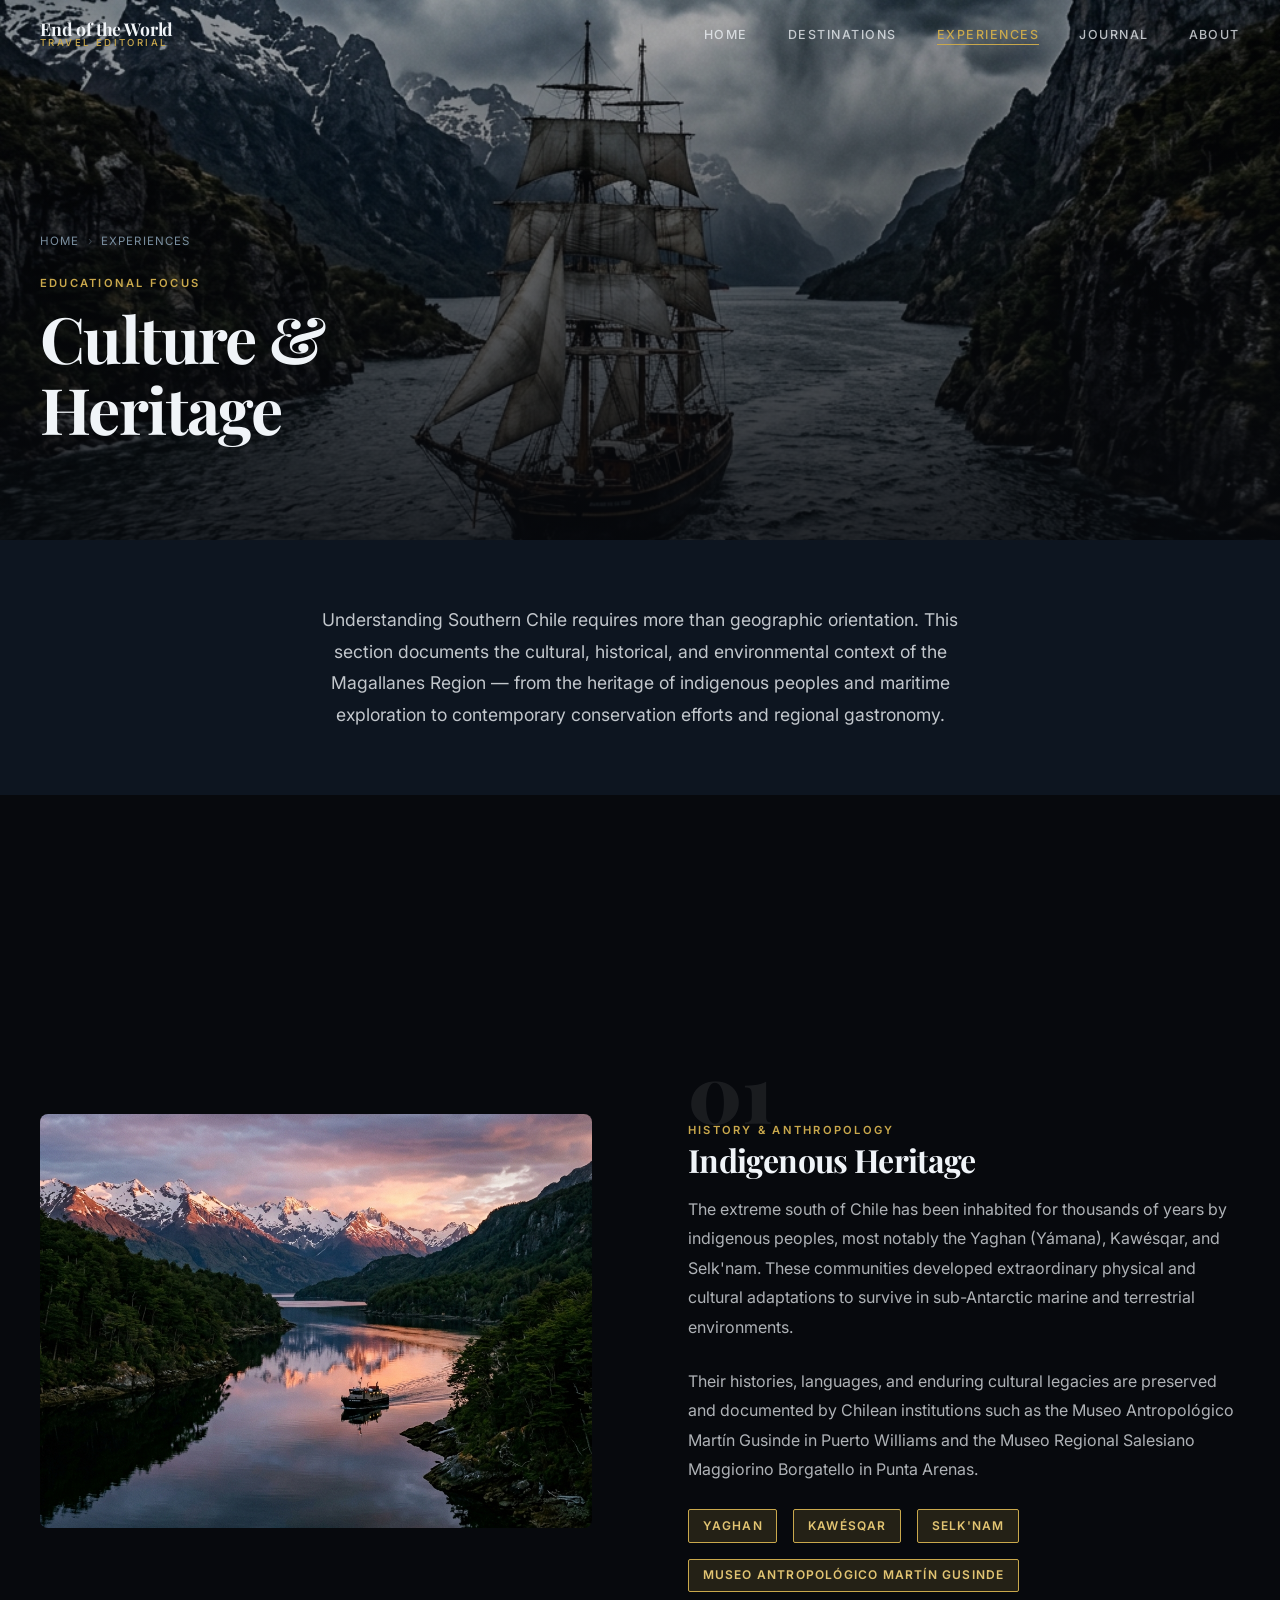
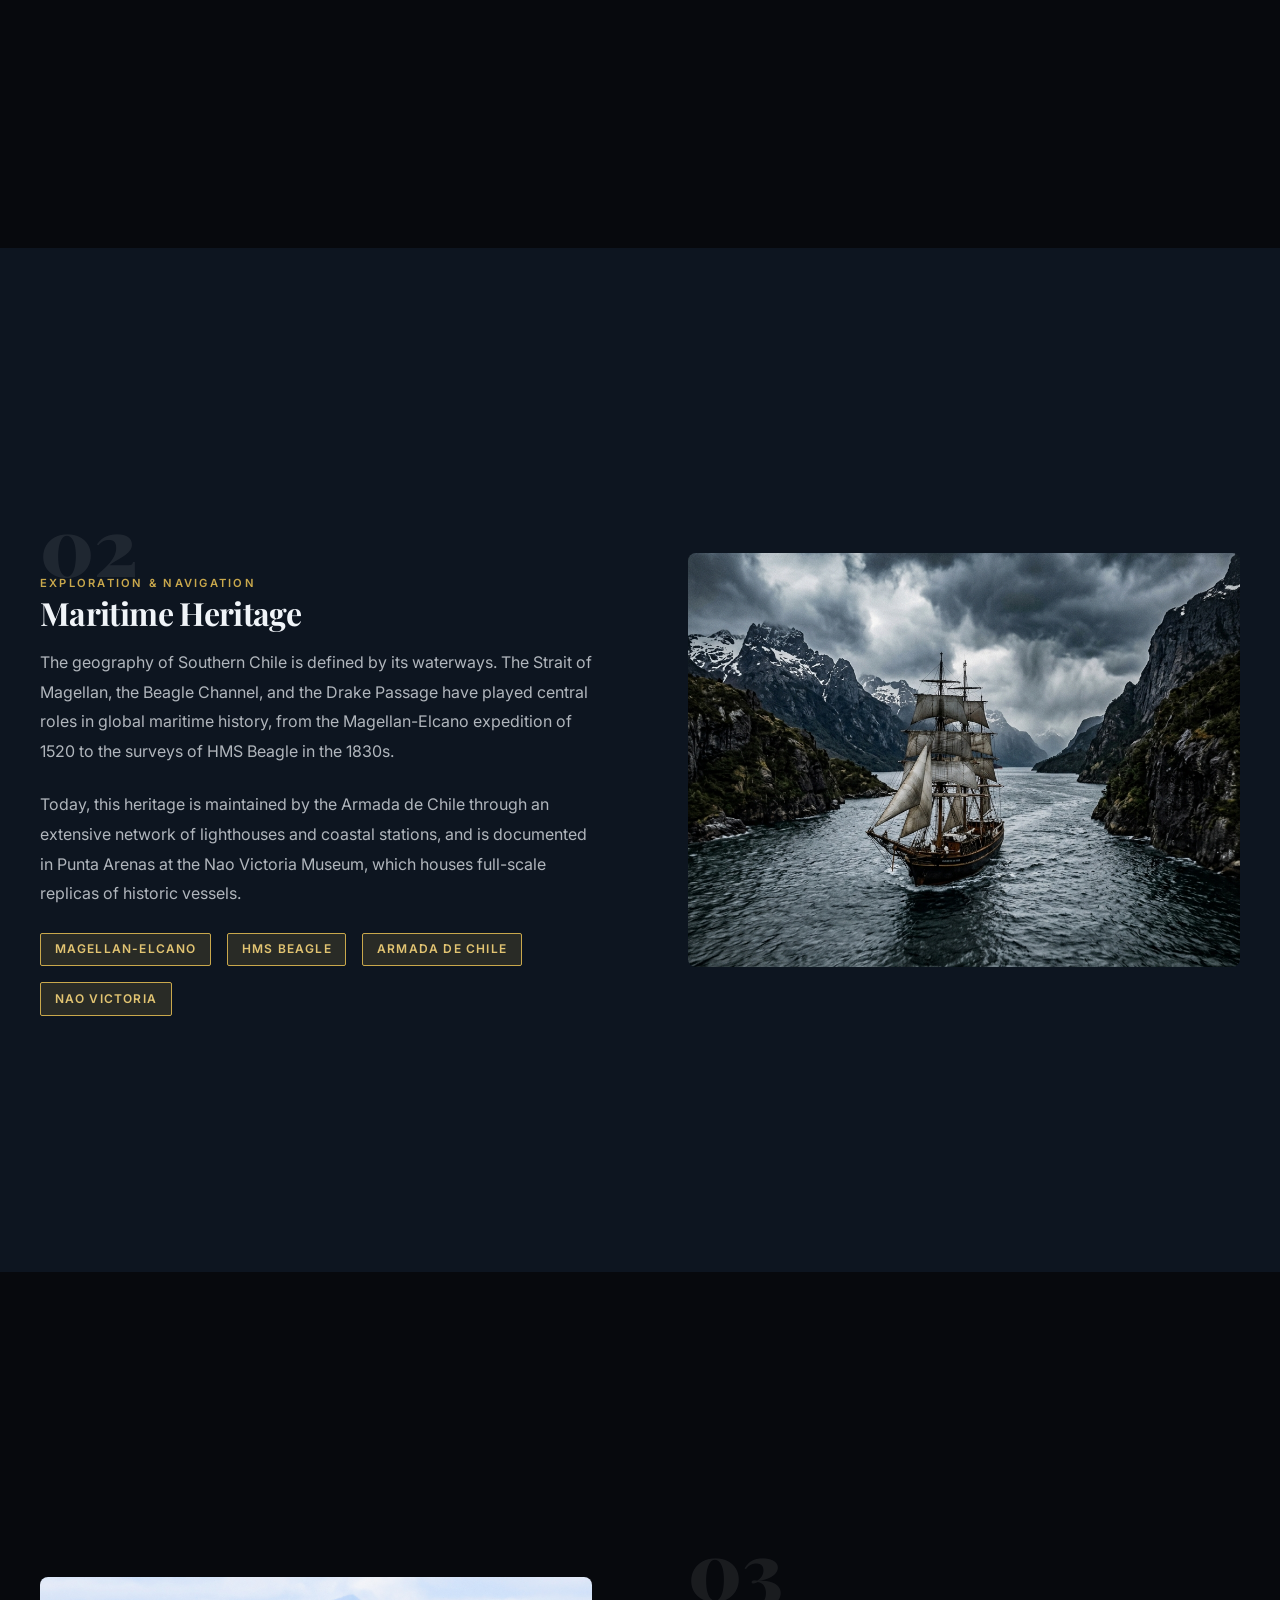
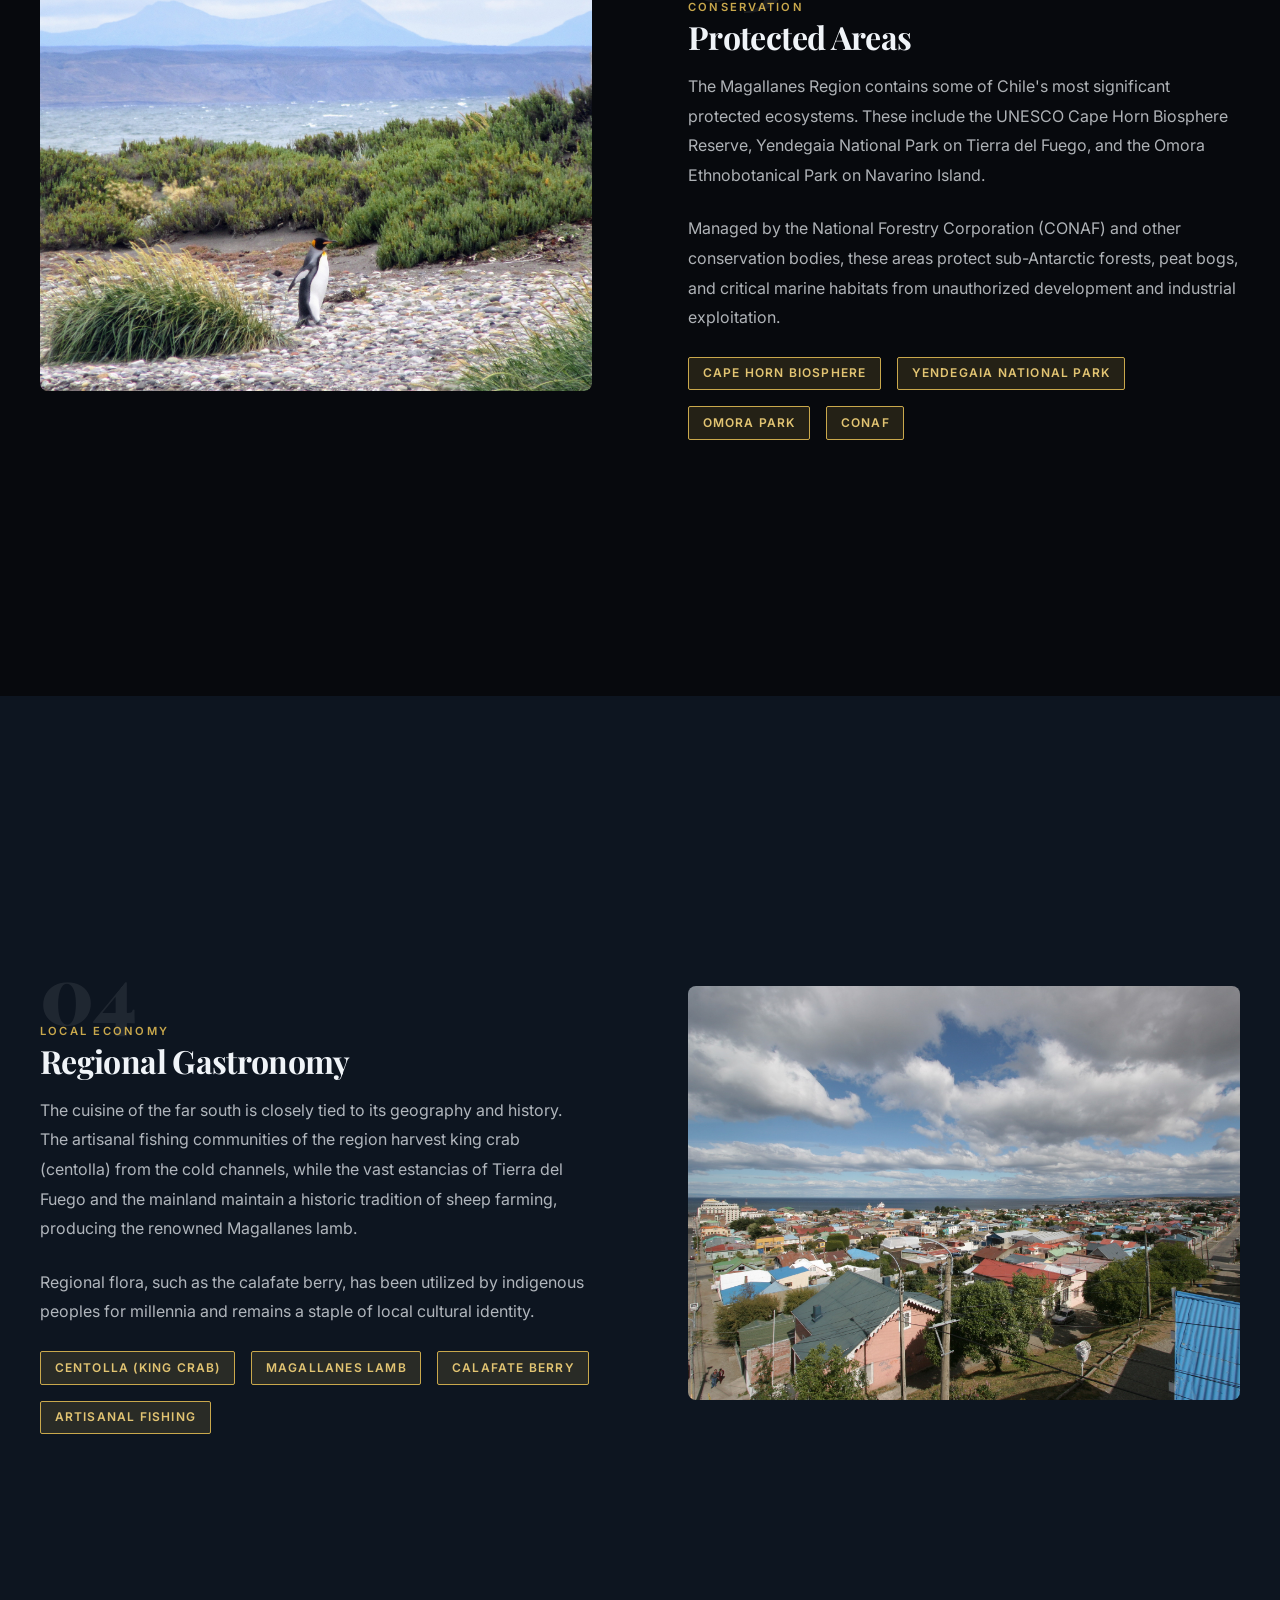
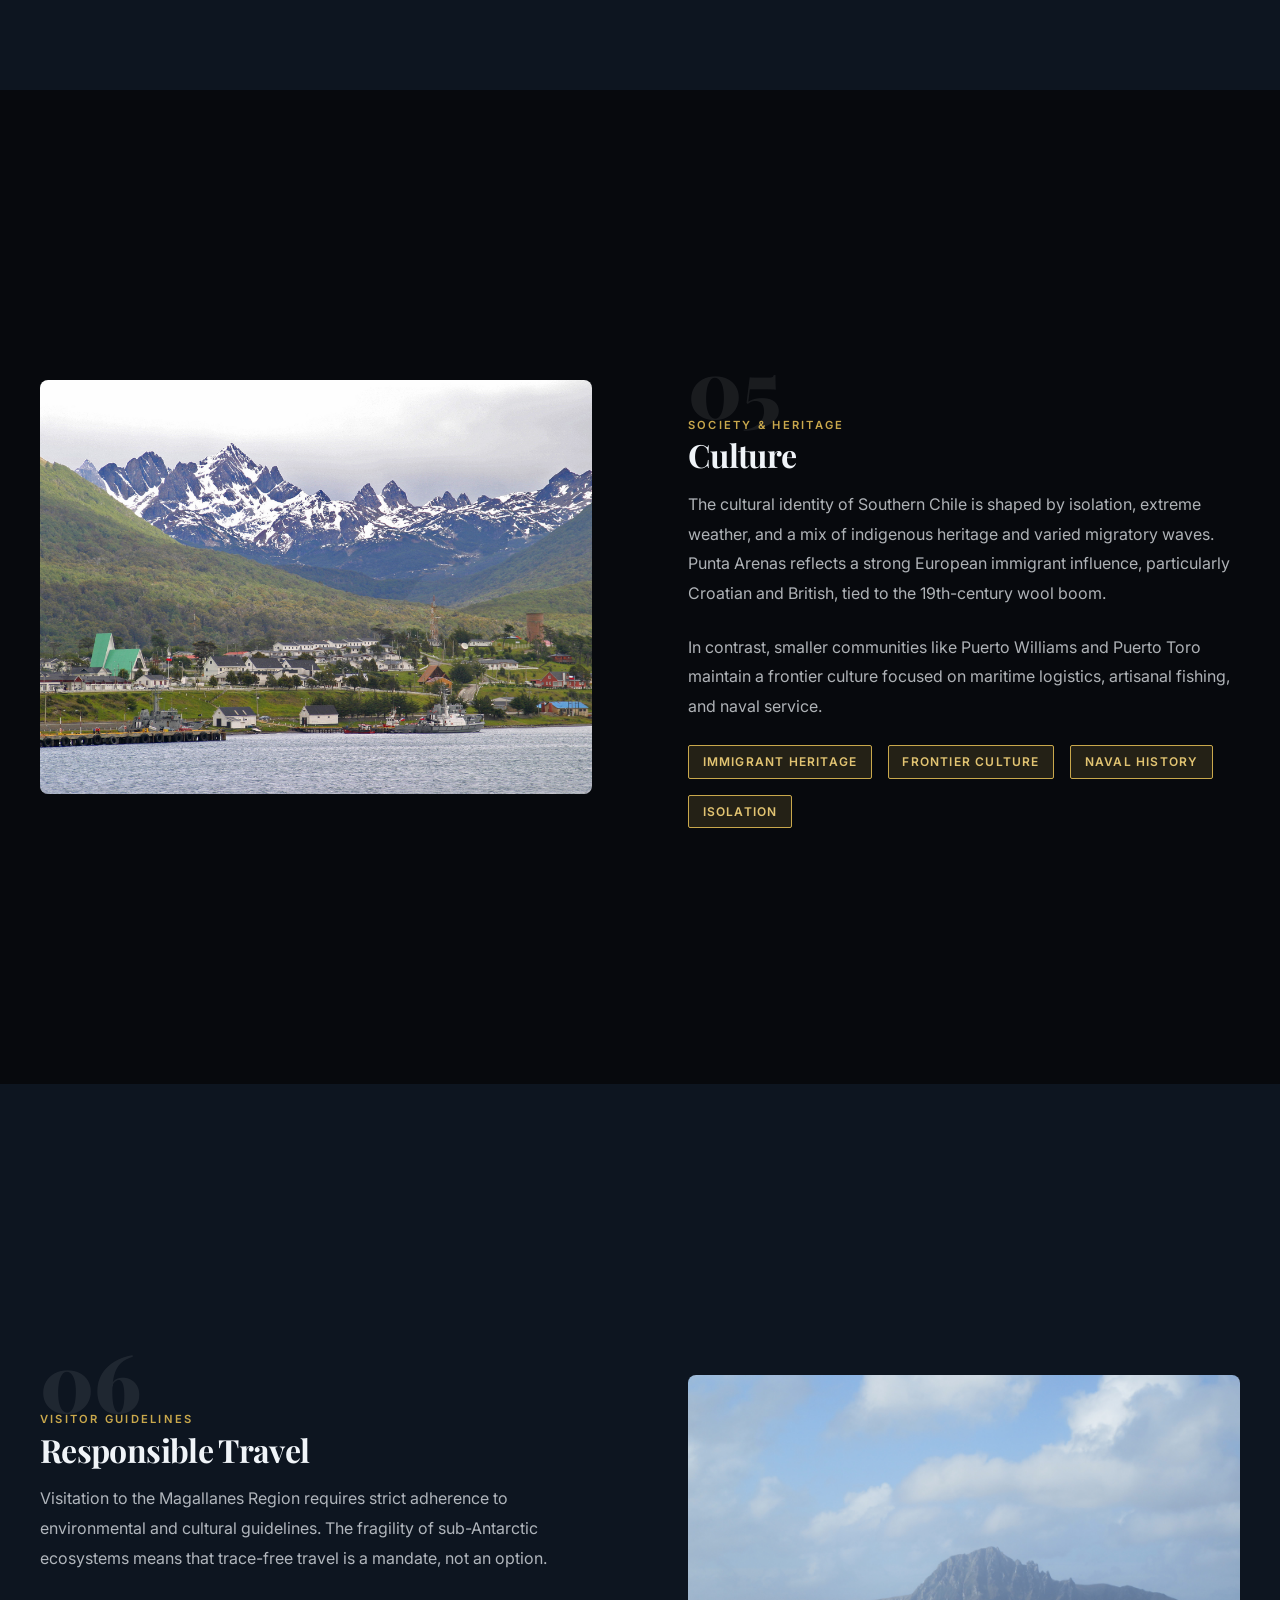
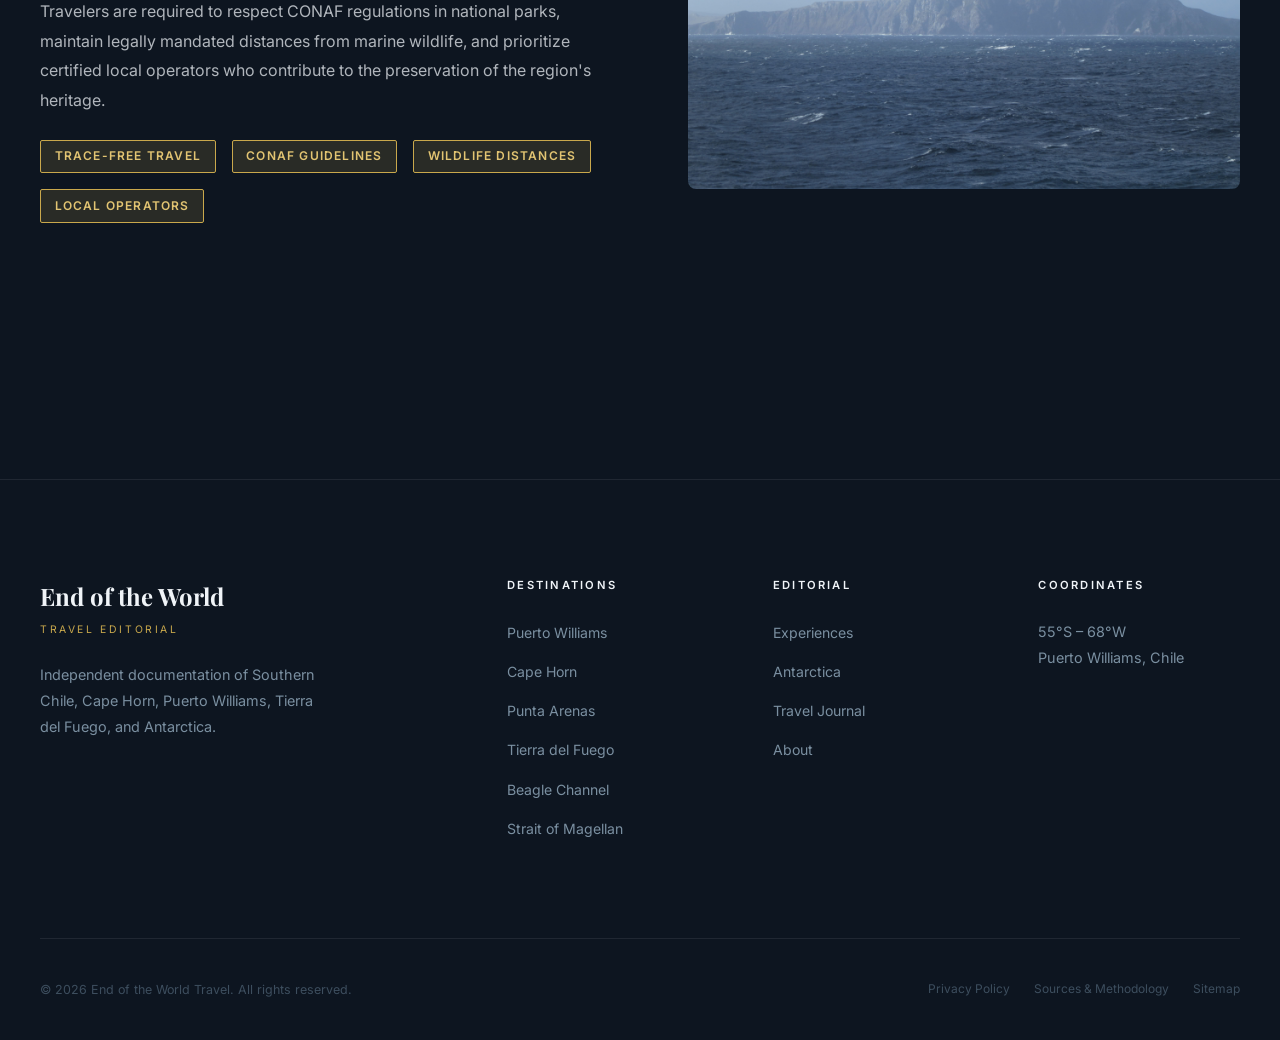
<file: experiences.html>
<!doctype html>
<html lang="en">
  <head>
    <meta charset="UTF-8" />
    <meta name="viewport" content="width=device-width, initial-scale=1.0" />
    <title>Experiences — End of the World Travel</title>
    <meta
      name="description"
      content="Educational documentation covering the culture, indigenous heritage, maritime history, gastronomy, and protected areas of Southern Chile."
    />
    <link
      rel="canonical"
      href="https://endoftheworld.travel/experiences.html"
    />

    <meta property="og:type" content="website" />
    <meta
      property="og:url"
      content="https://endoftheworld.travel/experiences.html"
    />
    <meta property="og:title" content="Culture & Heritage — End of the World Travel" />
    <meta
      property="og:description"
      content="Educational documentation covering the culture, indigenous heritage, maritime history, gastronomy, and protected areas of Southern Chile."
    />
    <meta
      property="og:image"
      content="https://endoftheworld.travel/images/beagle-channel.jpg"
    />
    <meta name="twitter:card" content="summary_large_image" />

    <link rel="stylesheet" href="css/style.css" />
    <link
      rel="icon"
      href="data:image/svg+xml,<svg xmlns='http://www.w3.org/2000/svg' viewBox='0 0 100 100'><text y='.9em' font-size='90'>🧭</text></svg>"
    />
  </head>
  <body>
    <nav class="nav" id="nav" aria-label="Main navigation">
      <a href="index.html" class="nav__logo">
        <span class="nav__logo-main">End of the World</span>
        <span class="nav__logo-sub">Travel Editorial</span>
      </a>
      <ul class="nav__links" role="list">
        <li><a href="index.html" class="nav__link">Home</a></li>
        <li><a href="destinations.html" class="nav__link">Destinations</a></li>
        <li><a href="experiences.html" class="nav__link">Experiences</a></li>
        <li><a href="journal.html" class="nav__link">Journal</a></li>
        <li><a href="about.html" class="nav__link">About</a></li>
      </ul>
      <button class="nav__hamburger" id="hamburger" aria-label="Open menu">
        <span></span><span></span><span></span>
      </button>
    </nav>
    <div class="nav__mobile" id="mobileNav" role="dialog">
      <button class="nav__close" id="navClose">✕</button>
      <a href="index.html" class="nav__mobile-link">Home</a>
      <a href="destinations.html" class="nav__mobile-link">Destinations</a>
      <a href="experiences.html" class="nav__mobile-link">Experiences</a>
      <a href="journal.html" class="nav__mobile-link">Journal</a>
      <a href="about.html" class="nav__mobile-link">About</a>
    </div>

    <main id="main-content">
      <!-- Page Hero -->
      <section class="page-hero" aria-label="Experiences hero">
        <div class="page-hero__bg">
          <img
            src="images/strait-magellan.jpg"
            alt="Expedition ship on the Strait of Magellan"
            class="page-hero__img"
            fetchpriority="high"
          />
          <div class="page-hero__overlay"></div>
        </div>
        <div class="page-hero__content">
          <div class="container">
            <nav class="breadcrumb" aria-label="Breadcrumb">
              <a href="index.html">Home</a>
              <span class="breadcrumb__sep">›</span>
              <span>Experiences</span>
            </nav>
            <span class="text-label">Educational Focus</span>
            <h1 class="text-hero" style="margin-top: 0.5rem">
              Culture &<br />Heritage
            </h1>
          </div>
        </div>
      </section>

      <!-- Intro -->
      <section class="section--sm section--dark">
        <div class="container--narrow">
          <p
            class="text-body fade-in"
            style="text-align: center; font-size: 1.1rem"
          >
            Understanding Southern Chile requires more than geographic orientation. This section documents the cultural, historical, and environmental context of the Magallanes Region — from the heritage of indigenous peoples and maritime exploration to contemporary conservation efforts and regional gastronomy.
          </p>
        </div>
      </section>

      <!-- 01. Indigenous Heritage -->
      <section class="section" id="indigenous-heritage" aria-labelledby="indigenous-title">
        <div class="container">
          <div class="experience-block fade-in">
            <div class="experience-block__img-wrap">
              <img src="images/beagle-channel.jpg" alt="Beagle Channel landscape" class="experience-block__img" loading="lazy" />
            </div>
            <div>
              <div class="experience-block__number">01</div>
              <span class="text-label">History & Anthropology</span>
              <h2 class="experience-block__title" id="indigenous-title">Indigenous Heritage</h2>
              <p class="experience-block__body">
                The extreme south of Chile has been inhabited for thousands of years by indigenous peoples, most notably the Yaghan (Yámana), Kawésqar, and Selk'nam. These communities developed extraordinary physical and cultural adaptations to survive in sub-Antarctic marine and terrestrial environments.
              </p>
              <p class="experience-block__body">
                Their histories, languages, and enduring cultural legacies are preserved and documented by Chilean institutions such as the Museo Antropológico Martín Gusinde in Puerto Williams and the Museo Regional Salesiano Maggiorino Borgatello in Punta Arenas.
              </p>
              <div class="experience-block__facts">
                <span class="experience-fact">Yaghan</span>
                <span class="experience-fact">Kawésqar</span>
                <span class="experience-fact">Selk'nam</span>
                <span class="experience-fact">Museo Antropológico Martín Gusinde</span>
              </div>
            </div>
          </div>
        </div>
      </section>

      <!-- 02. Maritime Heritage -->
      <section class="section section--dark" id="maritime-heritage" aria-labelledby="maritime-title">
        <div class="container">
          <div class="experience-block experience-block--reverse fade-in">
            <div class="experience-block__img-wrap">
              <img src="images/strait-magellan.jpg" alt="Strait of Magellan navigation" class="experience-block__img" loading="lazy" />
            </div>
            <div>
              <div class="experience-block__number">02</div>
              <span class="text-label">Exploration & Navigation</span>
              <h2 class="experience-block__title" id="maritime-title">Maritime Heritage</h2>
              <p class="experience-block__body">
                The geography of Southern Chile is defined by its waterways. The Strait of Magellan, the Beagle Channel, and the Drake Passage have played central roles in global maritime history, from the Magellan-Elcano expedition of 1520 to the surveys of HMS Beagle in the 1830s.
              </p>
              <p class="experience-block__body">
                Today, this heritage is maintained by the Armada de Chile through an extensive network of lighthouses and coastal stations, and is documented in Punta Arenas at the Nao Victoria Museum, which houses full-scale replicas of historic vessels.
              </p>
              <div class="experience-block__facts">
                <span class="experience-fact">Magellan-Elcano</span>
                <span class="experience-fact">HMS Beagle</span>
                <span class="experience-fact">Armada de Chile</span>
                <span class="experience-fact">Nao Victoria</span>
              </div>
            </div>
          </div>
        </div>
      </section>

      <!-- 03. Protected Areas -->
      <section class="section" id="protected-areas" aria-labelledby="protected-title">
        <div class="container">
          <div class="experience-block fade-in">
            <div class="experience-block__img-wrap">
              <img src="images/tierra-del-fuego.jpg" alt="Tierra del Fuego wilderness" class="experience-block__img" loading="lazy" />
            </div>
            <div>
              <div class="experience-block__number">03</div>
              <span class="text-label">Conservation</span>
              <h2 class="experience-block__title" id="protected-title">Protected Areas</h2>
              <p class="experience-block__body">
                The Magallanes Region contains some of Chile's most significant protected ecosystems. These include the UNESCO Cape Horn Biosphere Reserve, Yendegaia National Park on Tierra del Fuego, and the Omora Ethnobotanical Park on Navarino Island.
              </p>
              <p class="experience-block__body">
                Managed by the National Forestry Corporation (CONAF) and other conservation bodies, these areas protect sub-Antarctic forests, peat bogs, and critical marine habitats from unauthorized development and industrial exploitation.
              </p>
              <div class="experience-block__facts">
                <span class="experience-fact">Cape Horn Biosphere</span>
                <span class="experience-fact">Yendegaia National Park</span>
                <span class="experience-fact">Omora Park</span>
                <span class="experience-fact">CONAF</span>
              </div>
            </div>
          </div>
        </div>
      </section>

      <!-- 04. Regional Gastronomy -->
      <section class="section section--dark" id="gastronomy" aria-labelledby="gastronomy-title">
        <div class="container">
          <div class="experience-block experience-block--reverse fade-in">
            <div class="experience-block__img-wrap">
              <img src="images/punta-arenas.jpg" alt="Punta Arenas coastal town" class="experience-block__img" loading="lazy" />
            </div>
            <div>
              <div class="experience-block__number">04</div>
              <span class="text-label">Local Economy</span>
              <h2 class="experience-block__title" id="gastronomy-title">Regional Gastronomy</h2>
              <p class="experience-block__body">
                The cuisine of the far south is closely tied to its geography and history. The artisanal fishing communities of the region harvest king crab (centolla) from the cold channels, while the vast estancias of Tierra del Fuego and the mainland maintain a historic tradition of sheep farming, producing the renowned Magallanes lamb.
              </p>
              <p class="experience-block__body">
                Regional flora, such as the calafate berry, has been utilized by indigenous peoples for millennia and remains a staple of local cultural identity.
              </p>
              <div class="experience-block__facts">
                <span class="experience-fact">Centolla (King Crab)</span>
                <span class="experience-fact">Magallanes Lamb</span>
                <span class="experience-fact">Calafate Berry</span>
                <span class="experience-fact">Artisanal Fishing</span>
              </div>
            </div>
          </div>
        </div>
      </section>

      <!-- 05. Culture -->
      <section class="section" id="culture" aria-labelledby="culture-title">
        <div class="container">
          <div class="experience-block fade-in">
            <div class="experience-block__img-wrap">
              <img src="images/puerto-williams.jpg" alt="Puerto Williams settlement" class="experience-block__img" loading="lazy" />
            </div>
            <div>
              <div class="experience-block__number">05</div>
              <span class="text-label">Society & Heritage</span>
              <h2 class="experience-block__title" id="culture-title">Culture</h2>
              <p class="experience-block__body">
                The cultural identity of Southern Chile is shaped by isolation, extreme weather, and a mix of indigenous heritage and varied migratory waves. Punta Arenas reflects a strong European immigrant influence, particularly Croatian and British, tied to the 19th-century wool boom.
              </p>
              <p class="experience-block__body">
                In contrast, smaller communities like Puerto Williams and Puerto Toro maintain a frontier culture focused on maritime logistics, artisanal fishing, and naval service.
              </p>
              <div class="experience-block__facts">
                <span class="experience-fact">Immigrant Heritage</span>
                <span class="experience-fact">Frontier Culture</span>
                <span class="experience-fact">Naval History</span>
                <span class="experience-fact">Isolation</span>
              </div>
            </div>
          </div>
        </div>
      </section>

      <!-- 06. Responsible Travel -->
      <section class="section section--dark" id="responsible-travel" aria-labelledby="travel-title">
        <div class="container">
          <div class="experience-block experience-block--reverse fade-in">
            <div class="experience-block__img-wrap">
              <img src="images/cape-horn.jpg" alt="Cape Horn landscape" class="experience-block__img" loading="lazy" />
            </div>
            <div>
              <div class="experience-block__number">06</div>
              <span class="text-label">Visitor Guidelines</span>
              <h2 class="experience-block__title" id="travel-title">Responsible Travel</h2>
              <p class="experience-block__body">
                Visitation to the Magallanes Region requires strict adherence to environmental and cultural guidelines. The fragility of sub-Antarctic ecosystems means that trace-free travel is a mandate, not an option.
              </p>
              <p class="experience-block__body">
                Travelers are required to respect CONAF regulations in national parks, maintain legally mandated distances from marine wildlife, and prioritize certified local operators who contribute to the preservation of the region's heritage.
              </p>
              <div class="experience-block__facts">
                <span class="experience-fact">Trace-Free Travel</span>
                <span class="experience-fact">CONAF Guidelines</span>
                <span class="experience-fact">Wildlife Distances</span>
                <span class="experience-fact">Local Operators</span>
              </div>
            </div>
          </div>
        </div>
      </section>


    </main>

    <footer class="footer" role="contentinfo">
      <div class="container">
        <div class="footer__top">
          <div>
            <div class="footer__brand-name">End of the World</div>
            <div class="footer__brand-sub">Travel Editorial</div>
            <p class="footer__tagline">
              Independent documentation of Southern Chile, Cape Horn, Puerto
              Williams, Tierra del Fuego, and Antarctica.
            </p>
          </div>
          <div>
            <div class="footer__col-title">Destinations</div>
            <ul class="footer__links" role="list">
              <li>
                <a href="destinations.html#puerto-williams" class="footer__link"
                  >Puerto Williams</a
                >
              </li>
              <li>
                <a href="destinations.html#cape-horn" class="footer__link"
                  >Cape Horn</a
                >
              </li>
              <li>
                <a href="destinations.html#punta-arenas" class="footer__link"
                  >Punta Arenas</a
                >
              </li>
              <li>
                <a
                  href="destinations.html#tierra-del-fuego"
                  class="footer__link"
                  >Tierra del Fuego</a
                >
              </li>
              <li>
                <a href="destinations.html#beagle-channel" class="footer__link"
                  >Beagle Channel</a
                >
              </li>
              <li>
                <a
                  href="destinations.html#strait-of-magellan"
                  class="footer__link"
                  >Strait of Magellan</a
                >
              </li>
            </ul>
          </div>
          <div>
            <div class="footer__col-title">Editorial</div>
            <ul class="footer__links" role="list">
              <li>
                <a href="experiences.html" class="footer__link">Experiences</a>
              </li>
              <li>
                <a href="antarctica.html" class="footer__link">Antarctica</a>
              </li>
              <li>
                <a href="journal.html" class="footer__link">Travel Journal</a>
              </li>
              <li><a href="about.html" class="footer__link">About</a></li>
            </ul>
          </div>
          <div>
            <div class="footer__col-title">Coordinates</div>
            <p class="footer__tagline">
              55°S – 68°W<br />Puerto Williams, Chile
            </p>
          </div>
        </div>
        <div class="footer__bottom">
          <p class="footer__copy">
            &copy; 2026 End of the World Travel. All rights reserved.
          </p>
          <div class="footer__legal">
            <a href="#" class="footer__legal-link">Privacy Policy</a>
            <a href="sources-methodology.html" class="footer__legal-link"
              >Sources & Methodology</a
            >
            <a href="sitemap.xml" class="footer__legal-link">Sitemap</a>
          </div>
        </div>
      </div>
    </footer>

    <script src="js/main.js"></script>
  </body>
</html>
</file>
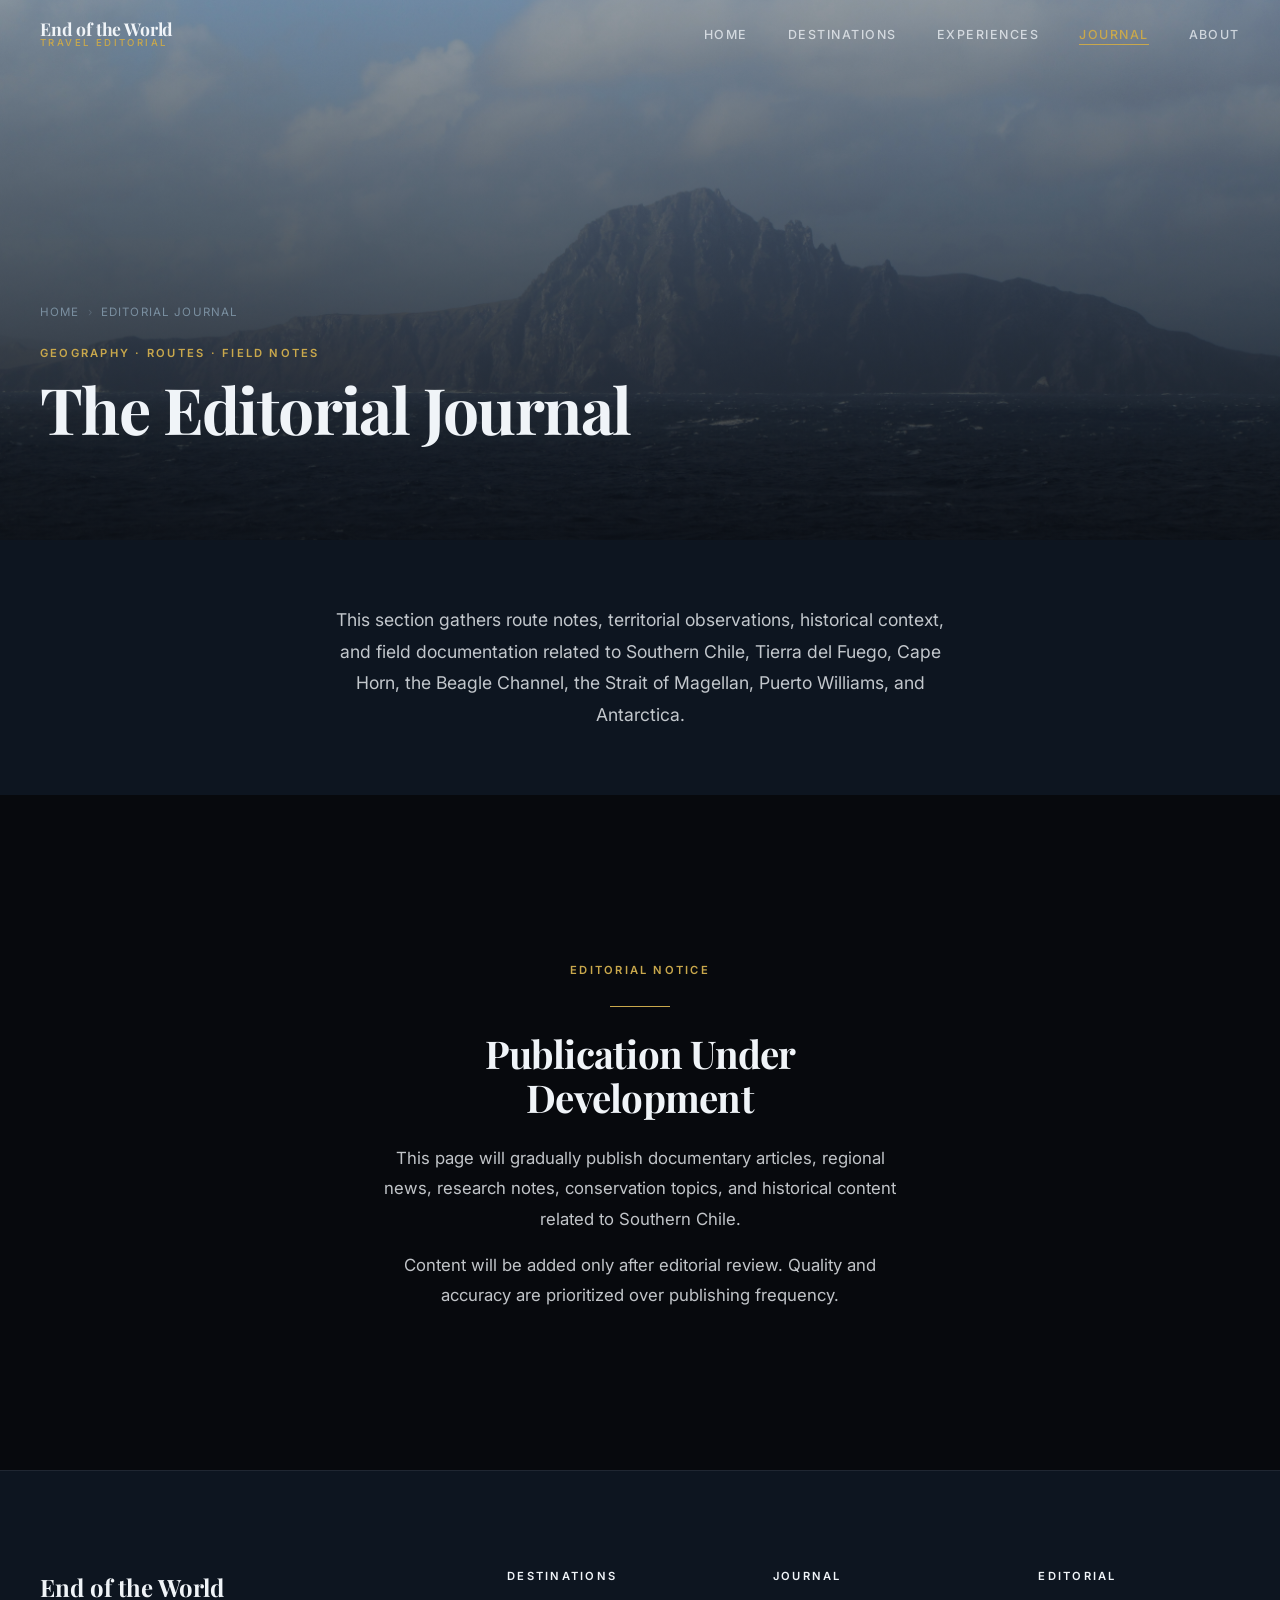
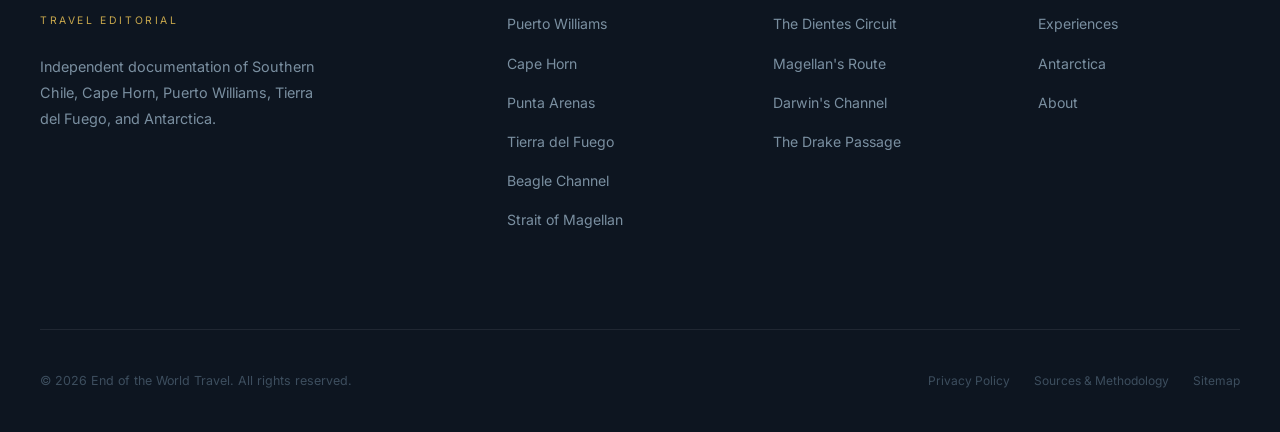
<file: journal.html>
<!doctype html>
<html lang="en">
  <head>
    <meta charset="UTF-8" />
    <meta name="viewport" content="width=device-width, initial-scale=1.0" />
    <title>Travel Journal — End of the World Travel</title>
    <meta
      name="description"
      content="Field dispatches, route notes, and editorial documentation from Chile's southernmost territories: Magallanes Region, Tierra del Fuego, Cape Horn, and the Beagle Channel."
    />
    <link rel="canonical" href="https://endoftheworld.travel/journal.html" />

    <meta property="og:type" content="website" />
    <meta
      property="og:url"
      content="https://endoftheworld.travel/journal.html"
    />
    <meta
      property="og:title"
      content="Travel Journal — End of the World Travel"
    />
    <meta
      property="og:description"
      content="Field dispatches, route notes, and editorial documentation from Chile's extreme south."
    />
    <meta
      property="og:image"
      content="https://endoftheworld.travel/images/beagle-channel.jpg"
    />
    <meta name="twitter:card" content="summary_large_image" />

    <script type="application/ld+json">
      {
        "@context": "https://schema.org",
        "@type": "Blog",
        "name": "End of the World Travel Journal",
        "description": "Editorial dispatches and travel essays from the world's southernmost destinations",
        "url": "https://endoftheworld.travel/journal.html",
        "publisher": {
          "@type": "Organization",
          "name": "End of the World Travel"
        }
      }
    </script>

    <link rel="stylesheet" href="css/style.css" />
    <link
      rel="icon"
      href="data:image/svg+xml,<svg xmlns='http://www.w3.org/2000/svg' viewBox='0 0 100 100'><text y='.9em' font-size='90'>🧭</text></svg>"
    />
  </head>
  <body>
    <nav class="nav" id="nav" aria-label="Main navigation">
      <a href="index.html" class="nav__logo">
        <span class="nav__logo-main">End of the World</span>
        <span class="nav__logo-sub">Travel Editorial</span>
      </a>
      <ul class="nav__links" role="list">
        <li><a href="index.html" class="nav__link">Home</a></li>
        <li><a href="destinations.html" class="nav__link">Destinations</a></li>
        <li><a href="experiences.html" class="nav__link">Experiences</a></li>
        <li><a href="journal.html" class="nav__link">Journal</a></li>
        <li><a href="about.html" class="nav__link">About</a></li>
      </ul>
      <button class="nav__hamburger" id="hamburger" aria-label="Open menu">
        <span></span><span></span><span></span>
      </button>
    </nav>
    <div class="nav__mobile" id="mobileNav" role="dialog">
      <button class="nav__close" id="navClose">✕</button>
      <a href="index.html" class="nav__mobile-link">Home</a>
      <a href="destinations.html" class="nav__mobile-link">Destinations</a>
      <a href="experiences.html" class="nav__mobile-link">Experiences</a>
      <a href="journal.html" class="nav__mobile-link">Journal</a>
      <a href="about.html" class="nav__mobile-link">About</a>
    </div>

    <main id="main-content">
      <!-- Page Hero -->
      <section class="page-hero" aria-label="Journal hero">
        <div class="page-hero__bg">
          <img
            src="images/cape-horn.jpg"
            alt="Cape Horn at the end of the world"
            class="page-hero__img"
            fetchpriority="high"
          />
          <div class="page-hero__overlay"></div>
        </div>
        <div class="page-hero__content">
          <div class="container">
            <nav class="breadcrumb" aria-label="Breadcrumb">
              <a href="index.html">Home</a>
              <span class="breadcrumb__sep">›</span>
              <span>Editorial Journal</span>
            </nav>
            <span class="text-label">Geography · Routes · Field Notes</span>
            <h1 class="text-hero" style="margin-top: 0.5rem">
              The Editorial Journal
            </h1>
          </div>
        </div>
      </section>

      <!-- Journal Intro -->
      <section class="section--sm section--dark">
        <div class="container--narrow">
          <p
            class="text-body fade-in"
            style="text-align: center; font-size: 1.1rem"
          >
            This section gathers route notes, territorial observations,
            historical context, and field documentation related to Southern
            Chile, Tierra del Fuego, Cape Horn, the Beagle Channel, the Strait
            of Magellan, Puerto Williams, and Antarctica.
          </p>
        </div>
      </section>

      <!-- Editorial Notice -->
      <section class="section" aria-labelledby="notice-title">
        <div class="container--narrow fade-in" style="text-align: center; max-width: 600px; margin: 0 auto;">
          <span class="text-label">Editorial Notice</span>
          <div class="divider" style="margin-left: auto; margin-right: auto;"></div>
          <h2 class="text-section" id="notice-title">Publication Under Development</h2>
          <p class="text-body" style="margin-top: var(--space-md)">
            This page will gradually publish documentary articles, regional news, research notes, conservation topics, and historical content related to Southern Chile.
          </p>
          <p class="text-body" style="margin-top: 1rem">
            Content will be added only after editorial review. Quality and accuracy are prioritized over publishing frequency.
          </p>
        </div>
      </section>

      <!-- Newsletter -->
      

    <footer class="footer" role="contentinfo">
      <div class="container">
        <div class="footer__top">
          <div>
            <div class="footer__brand-name">End of the World</div>
            <div class="footer__brand-sub">Travel Editorial</div>
            <p class="footer__tagline">
              Independent documentation of Southern Chile, Cape Horn, Puerto
              Williams, Tierra del Fuego, and Antarctica.
            </p>
          </div>
          <div>
            <div class="footer__col-title">Destinations</div>
            <ul class="footer__links" role="list">
              <li>
                <a href="destinations.html#puerto-williams" class="footer__link"
                  >Puerto Williams</a
                >
              </li>
              <li>
                <a href="destinations.html#cape-horn" class="footer__link"
                  >Cape Horn</a
                >
              </li>
              <li>
                <a href="destinations.html#punta-arenas" class="footer__link"
                  >Punta Arenas</a
                >
              </li>
              <li>
                <a
                  href="destinations.html#tierra-del-fuego"
                  class="footer__link"
                  >Tierra del Fuego</a
                >
              </li>
              <li>
                <a href="destinations.html#beagle-channel" class="footer__link"
                  >Beagle Channel</a
                >
              </li>
              <li>
                <a
                  href="destinations.html#strait-of-magellan"
                  class="footer__link"
                  >Strait of Magellan</a
                >
              </li>
            </ul>
          </div>
          <div>
            <div class="footer__col-title">Journal</div>
            <ul class="footer__links" role="list">
              <li>
                <a href="#dientes" class="footer__link">The Dientes Circuit</a>
              </li>
              <li>
                <a href="#magellan" class="footer__link">Magellan's Route</a>
              </li>
              <li>
                <a href="#beagle" class="footer__link">Darwin's Channel</a>
              </li>
              <li>
                <a href="#drake" class="footer__link">The Drake Passage</a>
              </li>
            </ul>
          </div>
          <div>
            <div class="footer__col-title">Editorial</div>
            <ul class="footer__links" role="list">
              <li>
                <a href="experiences.html" class="footer__link">Experiences</a>
              </li>
              <li>
                <a href="antarctica.html" class="footer__link">Antarctica</a>
              </li>
              <li><a href="about.html" class="footer__link">About</a></li>
            </ul>
          </div>
        </div>
        <div class="footer__bottom">
          <p class="footer__copy">
            &copy; 2026 End of the World Travel. All rights reserved.
          </p>
          <div class="footer__legal">
            <a href="#" class="footer__legal-link">Privacy Policy</a>
            <a href="sources-methodology.html" class="footer__legal-link"
              >Sources & Methodology</a
            >
            <a href="sitemap.xml" class="footer__legal-link">Sitemap</a>
          </div>
        </div>
      </div>
    </footer>

    <script src="js/main.js"></script>
  </body>
</html>
</file>
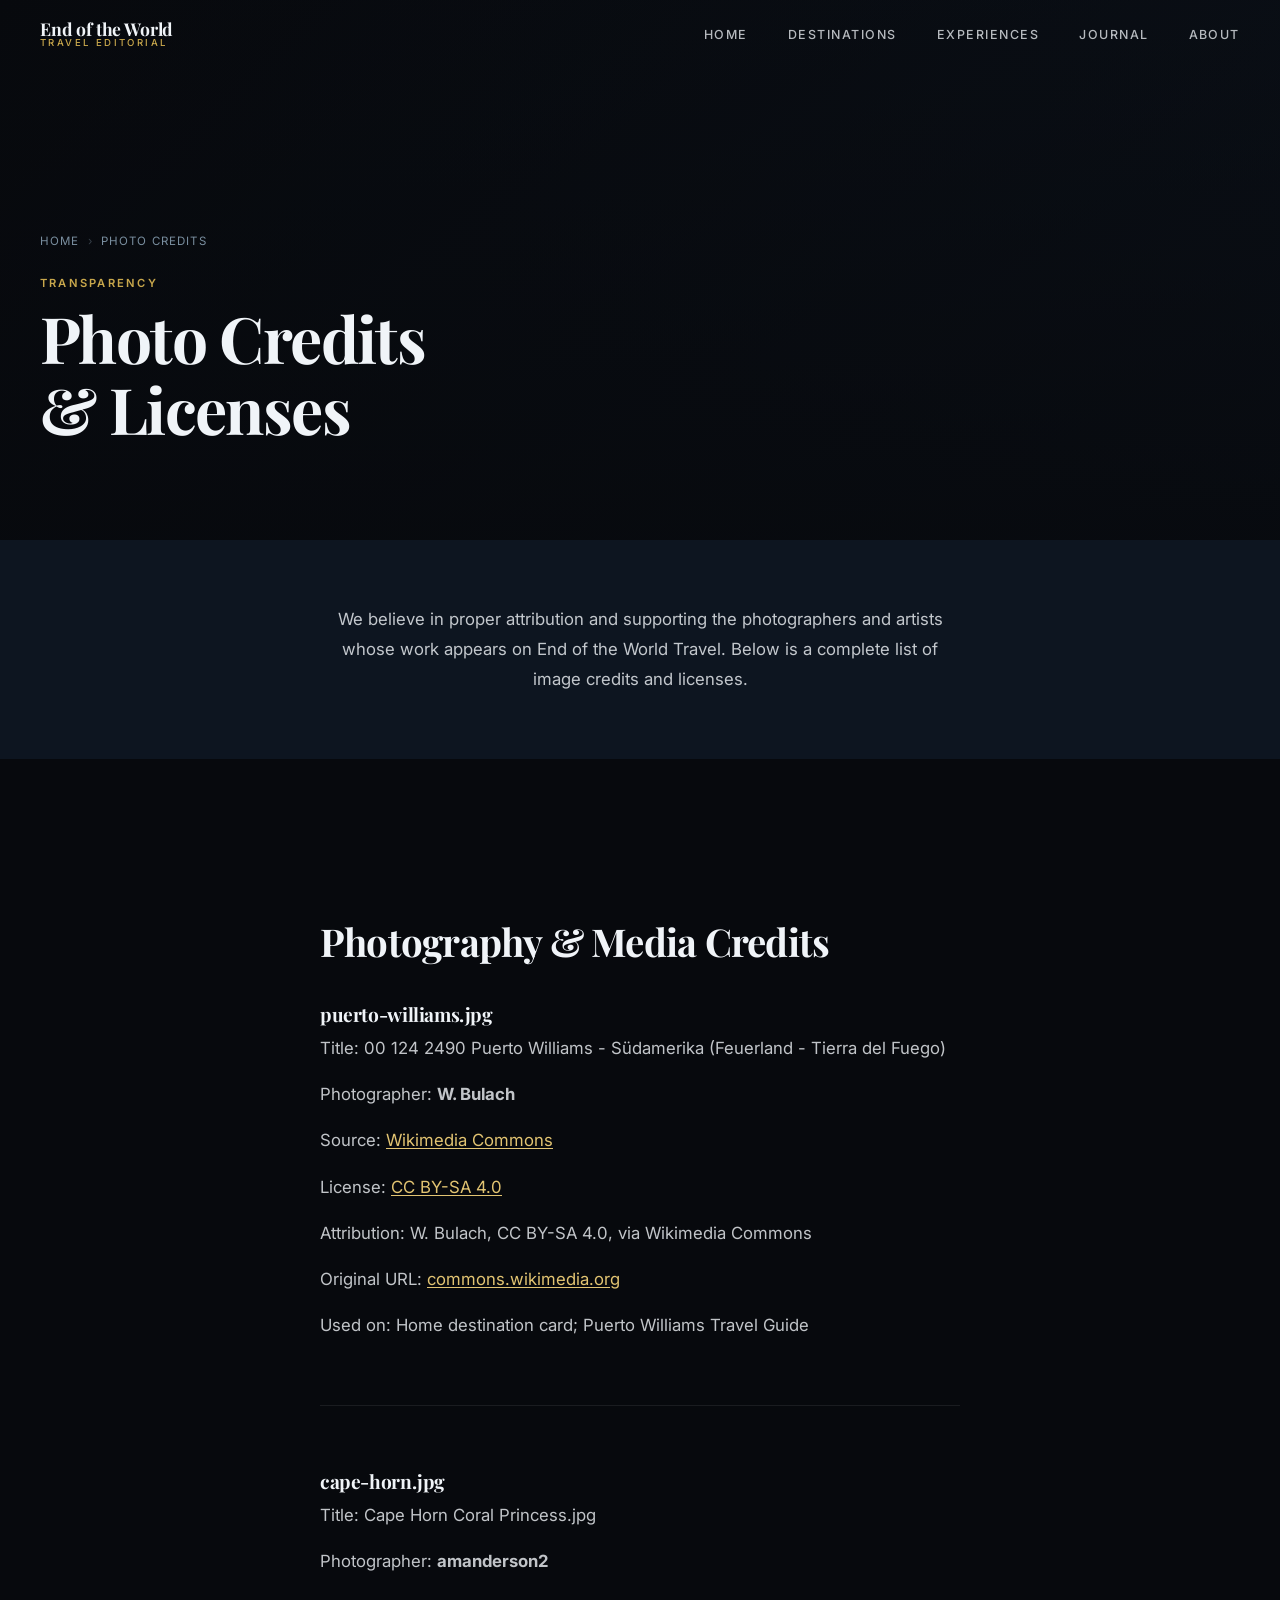
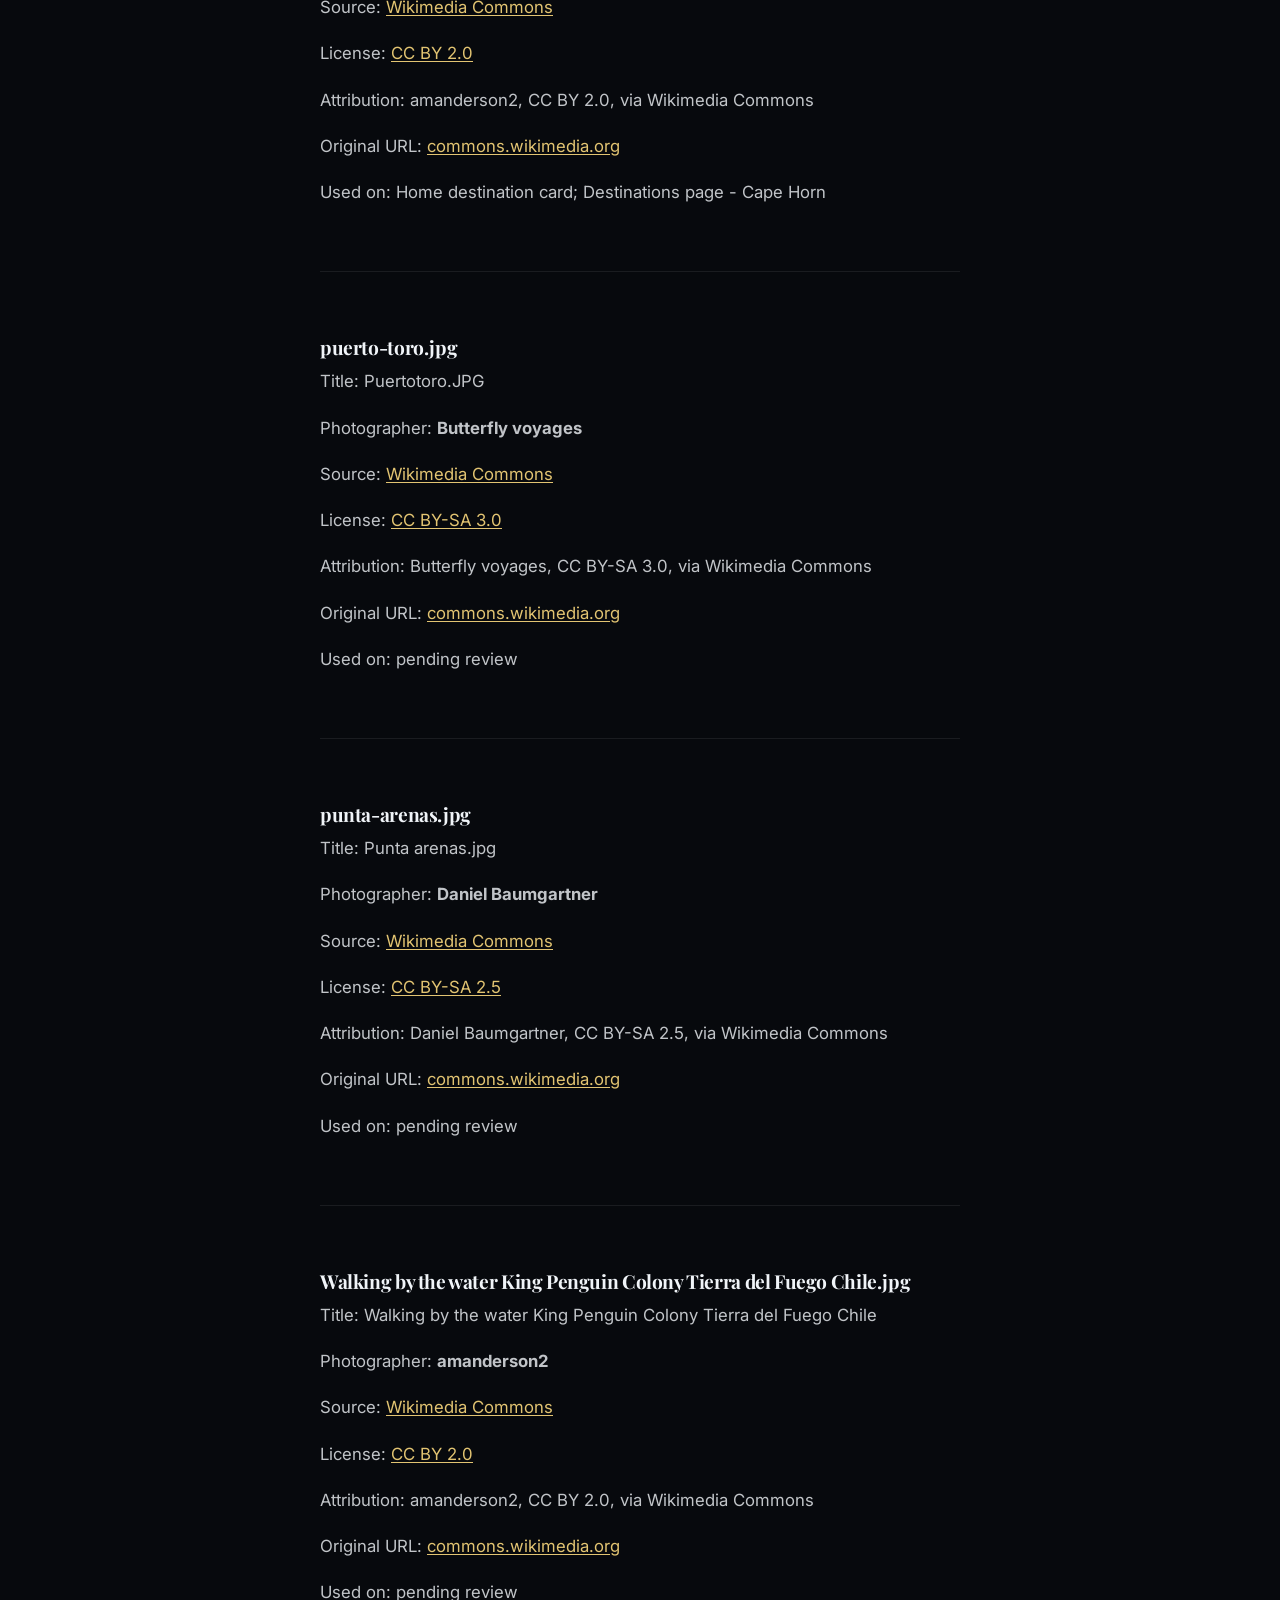
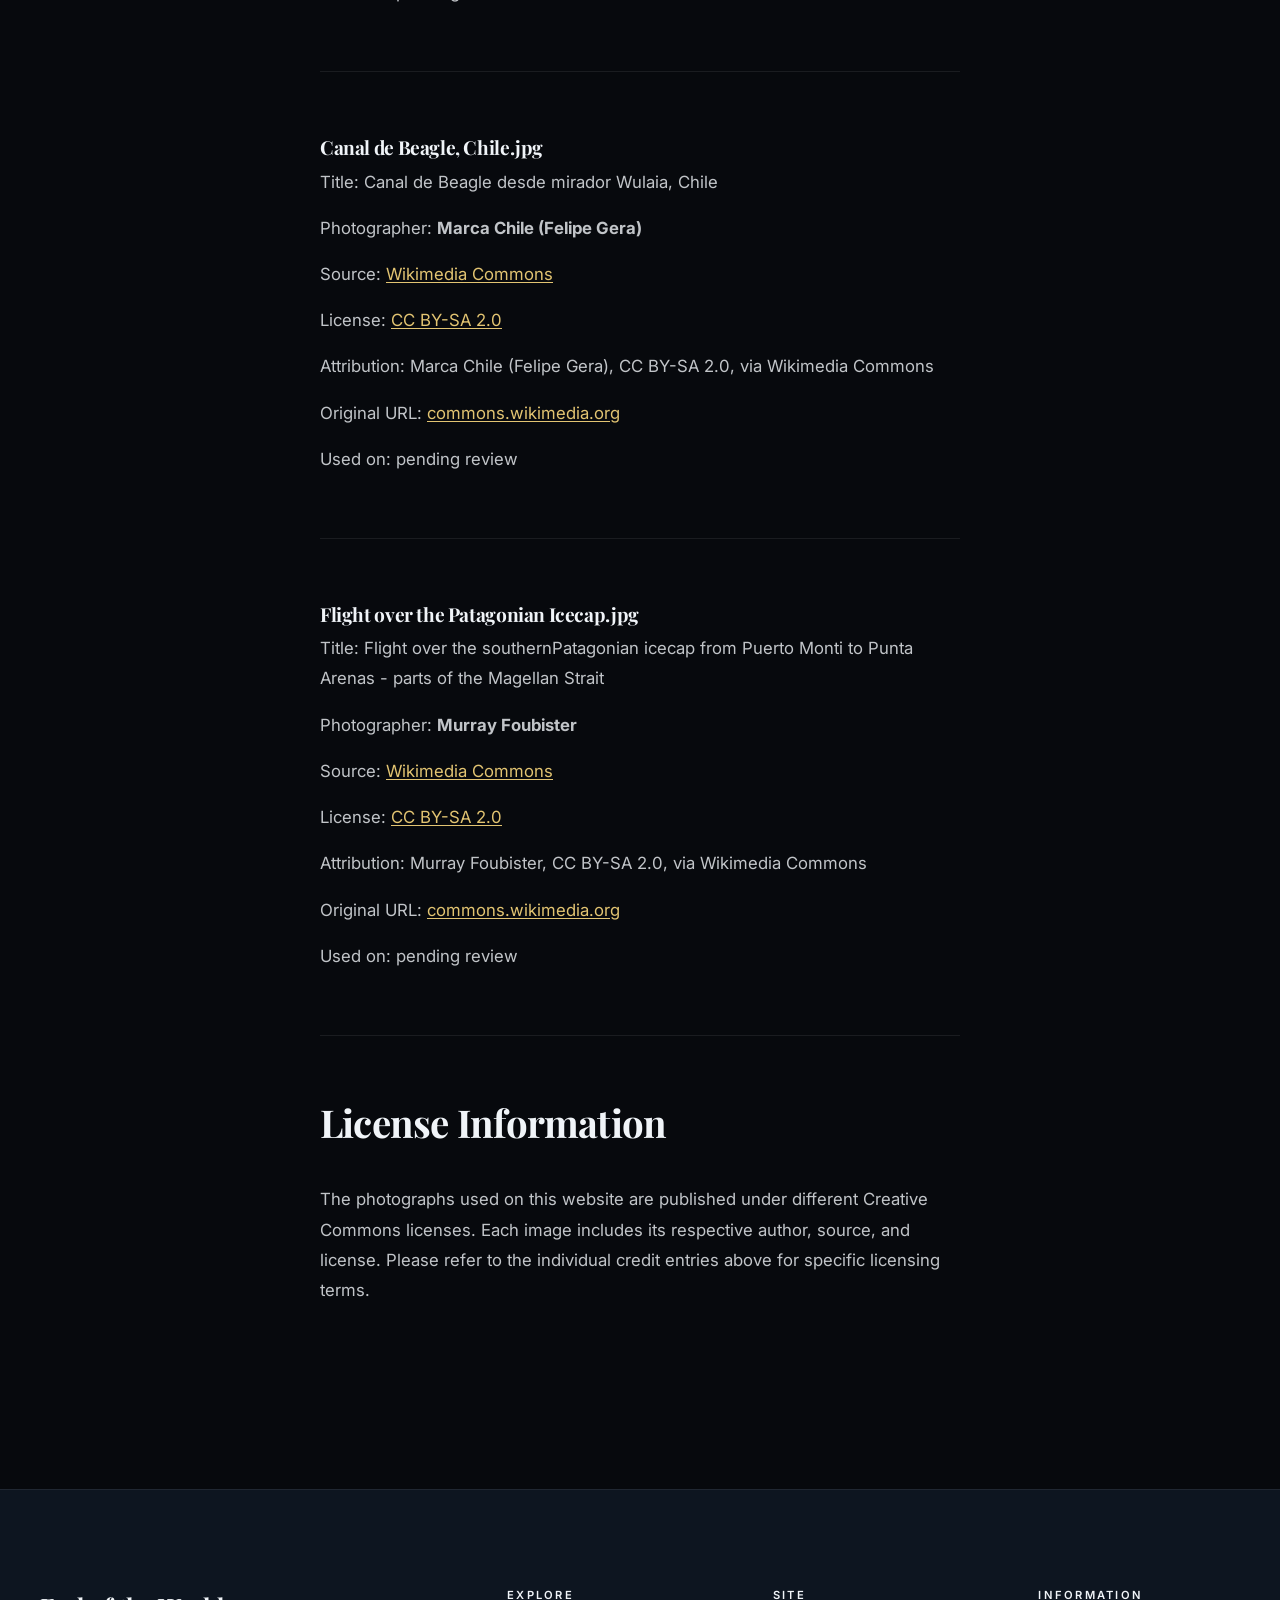
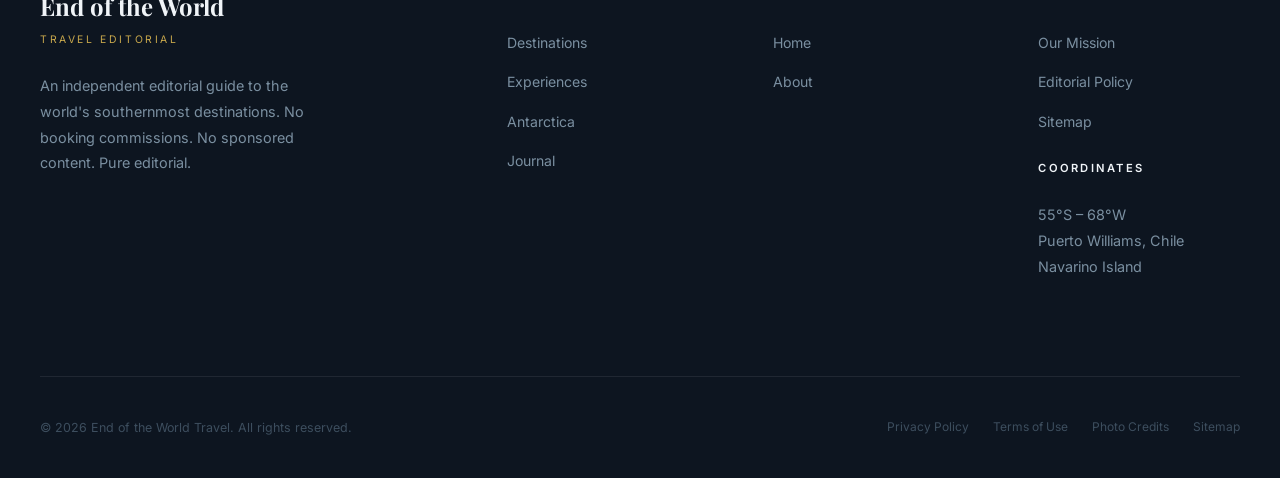
<file: photo-credits.html>
<!doctype html>
<html lang="en">
  <head>
    <meta charset="UTF-8" />
    <meta name="viewport" content="width=device-width, initial-scale=1.0" />
    <title>Photo Credits & Licenses — End of the World Travel</title>
    <meta
      name="description"
      content="Image credits and licenses for End of the World Travel. Attribution and licensing information for all photography used on this site."
    />
    <meta
      name="keywords"
      content="photo credits, image licenses, attribution, Wikimedia Commons, Creative Commons"
    />
    <meta name="author" content="End of the World Travel" />
    <link
      rel="canonical"
      href="https://endoftheworld.travel/photo-credits.html"
    />

    <!-- Open Graph -->
    <meta property="og:type" content="website" />
    <meta
      property="og:url"
      content="https://endoftheworld.travel/photo-credits.html"
    />
    <meta
      property="og:title"
      content="Photo Credits & Licenses — End of the World Travel"
    />
    <meta
      property="og:description"
      content="Image credits and licenses for End of the World Travel editorial photography."
    />
    <meta
      property="og:image"
      content="https://endoftheworld.travel/images/hero-patagonia.jpg"
    />
    <meta property="og:site_name" content="End of the World Travel" />

    <!-- Twitter Card -->
    <meta name="twitter:card" content="summary" />
    <meta
      name="twitter:title"
      content="Photo Credits & Licenses — End of the World Travel"
    />
    <meta
      name="twitter:description"
      content="Image attribution and licensing information."
    />

    <link rel="stylesheet" href="css/style.css" />
    <link
      rel="icon"
      href="data:image/svg+xml,<svg xmlns='http://www.w3.org/2000/svg' viewBox='0 0 100 100'><text y='.9em' font-size='90'>🧭</text></svg>"
    />
  </head>
  <body>
    <!-- Navigation -->
    <nav class="nav" id="nav" aria-label="Main navigation">
      <a
        href="index.html"
        class="nav__logo"
        aria-label="End of the World Travel home"
      >
        <span class="nav__logo-main">End of the World</span>
        <span class="nav__logo-sub">Travel Editorial</span>
      </a>
      <ul class="nav__links" role="list">
        <li><a href="index.html" class="nav__link">Home</a></li>
        <li><a href="destinations.html" class="nav__link">Destinations</a></li>
        <li><a href="experiences.html" class="nav__link">Experiences</a></li>
        <li><a href="journal.html" class="nav__link">Journal</a></li>
        <li><a href="about.html" class="nav__link">About</a></li>
      </ul>
      <button
        class="nav__hamburger"
        id="hamburger"
        aria-label="Open menu"
        aria-expanded="false"
      >
        <span></span><span></span><span></span>
      </button>
    </nav>

    <!-- Mobile Nav -->
    <div
      class="nav__mobile"
      id="mobileNav"
      role="dialog"
      aria-label="Mobile navigation"
    >
      <button class="nav__close" id="navClose" aria-label="Close menu">
        ✕
      </button>
      <a href="index.html" class="nav__mobile-link">Home</a>
      <a href="destinations.html" class="nav__mobile-link">Destinations</a>
      <a href="experiences.html" class="nav__mobile-link">Experiences</a>
      <a href="journal.html" class="nav__mobile-link">Journal</a>
      <a href="about.html" class="nav__mobile-link">About</a>
    </div>

    <main id="main-content">
      <!-- Page Hero -->
      <section class="page-hero" aria-label="Photo Credits hero">
        <div
          class="page-hero__bg"
          style="
            background: linear-gradient(
              135deg,
              rgba(7, 9, 13, 0.9),
              rgba(13, 21, 32, 0.8)
            );
          "
        >
          <div class="page-hero__overlay"></div>
        </div>
        <div class="page-hero__content">
          <div class="container">
            <nav class="breadcrumb" aria-label="Breadcrumb">
              <a href="index.html">Home</a>
              <span class="breadcrumb__sep">›</span>
              <span>Photo Credits</span>
            </nav>
            <span class="text-label">Transparency</span>
            <h1 class="text-hero" style="margin-top: 0.5rem">
              Photo Credits<br />& Licenses
            </h1>
          </div>
        </div>
      </section>

      <!-- Credits Intro -->
      <section class="section--sm section--dark">
        <div class="container--narrow">
          <p
            class="text-body fade-in"
            style="text-align: center; font-size: 1.05rem"
          >
            We believe in proper attribution and supporting the photographers
            and artists whose work appears on End of the World Travel. Below is
            a complete list of image credits and licenses.
          </p>
        </div>
      </section>

      <!-- Credits Content -->
      <section class="section">
        <div class="container--narrow">
          <div class="fade-in">
            <h2 class="text-section" style="margin-bottom: var(--space-lg)">
              Photography & Media Credits
            </h2>

            <!-- Puerto Williams Credit -->
            <div
              class="credit-item"
              style="
                margin-bottom: var(--space-xl);
                padding-bottom: var(--space-xl);
                border-bottom: 1px solid var(--color-border);
              "
            >
              <h3
                style="
                  font-family: var(--font-display);
                  font-size: 1.2rem;
                  font-weight: 700;
                  margin-bottom: 0.5rem;
                "
              >
                puerto-williams.jpg
              </h3>
              <p class="text-body" style="margin-bottom: var(--space-sm)">
                Title: 00 124 2490 Puerto Williams - Südamerika (Feuerland -
                Tierra del Fuego)
              </p>
              <p class="text-body" style="margin-bottom: var(--space-sm)">
                Photographer: <strong>W. Bulach</strong>
              </p>
              <p class="text-body" style="margin-bottom: var(--space-sm)">
                Source:
                <a
                  href="https://commons.wikimedia.org/wiki/File:00_124_2490_Puerto_Williams_-_S%C3%BCdamerika_(Feuerland_-_Tierra_del_Fuego).jpg"
                  target="_blank"
                  rel="noopener noreferrer"
                  style="
                    color: var(--color-gold-light);
                    text-decoration: underline;
                    text-underline-offset: 2px;
                  "
                  >Wikimedia Commons</a
                >
              </p>
              <p class="text-body" style="margin-bottom: var(--space-sm)">
                License:
                <a
                  href="https://creativecommons.org/licenses/by-sa/4.0/"
                  target="_blank"
                  rel="noopener noreferrer"
                  style="
                    color: var(--color-gold-light);
                    text-decoration: underline;
                    text-underline-offset: 2px;
                  "
                  >CC BY-SA 4.0</a
                >
              </p>
              <p class="text-body" style="margin-bottom: var(--space-sm)">
                Attribution: W. Bulach, CC BY-SA 4.0, via Wikimedia Commons
              </p>
              <p class="text-body" style="margin-bottom: var(--space-sm)">
                Original URL:
                <a
                  href="https://commons.wikimedia.org/wiki/File:00_124_2490_Puerto_Williams_-_S%C3%BCdamerika_(Feuerland_-_Tierra_del_Fuego).jpg"
                  target="_blank"
                  rel="noopener noreferrer"
                  style="
                    color: var(--color-gold-light);
                    text-decoration: underline;
                    text-underline-offset: 2px;
                  "
                  >commons.wikimedia.org</a
                >
              </p>
              <p class="text-body">
                Used on: Home destination card; Puerto Williams Travel Guide
              </p>
            </div>

            <!-- Cape Horn Credit -->
            <div
              class="credit-item"
              style="
                margin-bottom: var(--space-xl);
                padding-bottom: var(--space-xl);
                border-bottom: 1px solid var(--color-border);
              "
            >
              <h3
                style="
                  font-family: var(--font-display);
                  font-size: 1.2rem;
                  font-weight: 700;
                  margin-bottom: 0.5rem;
                "
              >
                cape-horn.jpg
              </h3>
              <p class="text-body" style="margin-bottom: var(--space-sm)">
                Title: Cape Horn Coral Princess.jpg
              </p>
              <p class="text-body" style="margin-bottom: var(--space-sm)">
                Photographer: <strong>amanderson2</strong>
              </p>
              <p class="text-body" style="margin-bottom: var(--space-sm)">
                Source:
                <a
                  href="https://commons.wikimedia.org/wiki/File:Cape_Horn_Coral_Princess.jpg"
                  target="_blank"
                  rel="noopener noreferrer"
                  style="
                    color: var(--color-gold-light);
                    text-decoration: underline;
                    text-underline-offset: 2px;
                  "
                  >Wikimedia Commons</a
                >
              </p>
              <p class="text-body" style="margin-bottom: var(--space-sm)">
                License:
                <a
                  href="https://creativecommons.org/licenses/by/2.0/"
                  target="_blank"
                  rel="noopener noreferrer"
                  style="
                    color: var(--color-gold-light);
                    text-decoration: underline;
                    text-underline-offset: 2px;
                  "
                  >CC BY 2.0</a
                >
              </p>
              <p class="text-body" style="margin-bottom: var(--space-sm)">
                Attribution: amanderson2, CC BY 2.0, via Wikimedia Commons
              </p>
              <p class="text-body" style="margin-bottom: var(--space-sm)">
                Original URL:
                <a
                  href="https://commons.wikimedia.org/wiki/File:Cape_Horn_Coral_Princess.jpg"
                  target="_blank"
                  rel="noopener noreferrer"
                  style="
                    color: var(--color-gold-light);
                    text-decoration: underline;
                    text-underline-offset: 2px;
                  "
                  >commons.wikimedia.org</a
                >
              </p>
              <p class="text-body">
                Used on: Home destination card; Destinations page - Cape Horn
              </p>
            </div>

            <!-- Puerto Toro Credit -->
            <div
              class="credit-item"
              style="
                margin-bottom: var(--space-xl);
                padding-bottom: var(--space-xl);
                border-bottom: 1px solid var(--color-border);
              "
            >
              <h3
                style="
                  font-family: var(--font-display);
                  font-size: 1.2rem;
                  font-weight: 700;
                  margin-bottom: 0.5rem;
                "
              >
                puerto-toro.jpg
              </h3>
              <p class="text-body" style="margin-bottom: var(--space-sm)">
                Title: Puertotoro.JPG
              </p>
              <p class="text-body" style="margin-bottom: var(--space-sm)">
                Photographer: <strong>Butterfly voyages</strong>
              </p>
              <p class="text-body" style="margin-bottom: var(--space-sm)">
                Source:
                <a
                  href="https://commons.wikimedia.org/wiki/File:Puertotoro.JPG"
                  target="_blank"
                  rel="noopener noreferrer"
                  style="
                    color: var(--color-gold-light);
                    text-decoration: underline;
                    text-underline-offset: 2px;
                  "
                  >Wikimedia Commons</a
                >
              </p>
              <p class="text-body" style="margin-bottom: var(--space-sm)">
                License:
                <a
                  href="https://creativecommons.org/licenses/by-sa/3.0/"
                  target="_blank"
                  rel="noopener noreferrer"
                  style="
                    color: var(--color-gold-light);
                    text-decoration: underline;
                    text-underline-offset: 2px;
                  "
                  >CC BY-SA 3.0</a
                >
              </p>
              <p class="text-body" style="margin-bottom: var(--space-sm)">
                Attribution: Butterfly voyages, CC BY-SA 3.0, via Wikimedia
                Commons
              </p>
              <p class="text-body" style="margin-bottom: var(--space-sm)">
                Original URL:
                <a
                  href="https://commons.wikimedia.org/wiki/File:Puertotoro.JPG"
                  target="_blank"
                  rel="noopener noreferrer"
                  style="
                    color: var(--color-gold-light);
                    text-decoration: underline;
                    text-underline-offset: 2px;
                  "
                  >commons.wikimedia.org</a
                >
              </p>
              <p class="text-body">Used on: pending review</p>
            </div>

            <!-- Punta Arenas Credit -->
            <div
              class="credit-item"
              style="
                margin-bottom: var(--space-xl);
                padding-bottom: var(--space-xl);
                border-bottom: 1px solid var(--color-border);
              "
            >
              <h3
                style="
                  font-family: var(--font-display);
                  font-size: 1.2rem;
                  font-weight: 700;
                  margin-bottom: 0.5rem;
                "
              >
                punta-arenas.jpg
              </h3>
              <p class="text-body" style="margin-bottom: var(--space-sm)">
                Title: Punta arenas.jpg
              </p>
              <p class="text-body" style="margin-bottom: var(--space-sm)">
                Photographer: <strong>Daniel Baumgartner</strong>
              </p>
              <p class="text-body" style="margin-bottom: var(--space-sm)">
                Source:
                <a
                  href="https://commons.wikimedia.org/wiki/File:Punta_arenas.jpg"
                  target="_blank"
                  rel="noopener noreferrer"
                  style="
                    color: var(--color-gold-light);
                    text-decoration: underline;
                    text-underline-offset: 2px;
                  "
                  >Wikimedia Commons</a
                >
              </p>
              <p class="text-body" style="margin-bottom: var(--space-sm)">
                License:
                <a
                  href="https://creativecommons.org/licenses/by-sa/2.5/"
                  target="_blank"
                  rel="noopener noreferrer"
                  style="
                    color: var(--color-gold-light);
                    text-decoration: underline;
                    text-underline-offset: 2px;
                  "
                  >CC BY-SA 2.5</a
                >
              </p>
              <p class="text-body" style="margin-bottom: var(--space-sm)">
                Attribution: Daniel Baumgartner, CC BY-SA 2.5, via Wikimedia
                Commons
              </p>
              <p class="text-body" style="margin-bottom: var(--space-sm)">
                Original URL:
                <a
                  href="https://commons.wikimedia.org/wiki/File:Punta_arenas.jpg"
                  target="_blank"
                  rel="noopener noreferrer"
                  style="
                    color: var(--color-gold-light);
                    text-decoration: underline;
                    text-underline-offset: 2px;
                  "
                  >commons.wikimedia.org</a
                >
              </p>
              <p class="text-body">Used on: pending review</p>
            </div>

            <!-- King Penguin Colony Credit -->
            <div
              class="credit-item"
              style="
                margin-bottom: var(--space-xl);
                padding-bottom: var(--space-xl);
                border-bottom: 1px solid var(--color-border);
              "
            >
              <h3
                style="
                  font-family: var(--font-display);
                  font-size: 1.2rem;
                  font-weight: 700;
                  margin-bottom: 0.5rem;
                "
              >
                Walking by the water King Penguin Colony Tierra del Fuego
                Chile.jpg
              </h3>
              <p class="text-body" style="margin-bottom: var(--space-sm)">
                Title: Walking by the water King Penguin Colony Tierra del Fuego
                Chile
              </p>
              <p class="text-body" style="margin-bottom: var(--space-sm)">
                Photographer: <strong>amanderson2</strong>
              </p>
              <p class="text-body" style="margin-bottom: var(--space-sm)">
                Source:
                <a
                  href="https://commons.wikimedia.org/wiki/File:Walking_by_the_water_King_Penguin_Colony_Tierra_del_Fuego_Chile.jpg"
                  target="_blank"
                  rel="noopener noreferrer"
                  style="
                    color: var(--color-gold-light);
                    text-decoration: underline;
                    text-underline-offset: 2px;
                  "
                  >Wikimedia Commons</a
                >
              </p>
              <p class="text-body" style="margin-bottom: var(--space-sm)">
                License:
                <a
                  href="https://creativecommons.org/licenses/by/2.0/"
                  target="_blank"
                  rel="noopener noreferrer"
                  style="
                    color: var(--color-gold-light);
                    text-decoration: underline;
                    text-underline-offset: 2px;
                  "
                  >CC BY 2.0</a
                >
              </p>
              <p class="text-body" style="margin-bottom: var(--space-sm)">
                Attribution: amanderson2, CC BY 2.0, via Wikimedia Commons
              </p>
              <p class="text-body" style="margin-bottom: var(--space-sm)">
                Original URL:
                <a
                  href="https://commons.wikimedia.org/wiki/File:Walking_by_the_water_King_Penguin_Colony_Tierra_del_Fuego_Chile.jpg"
                  target="_blank"
                  rel="noopener noreferrer"
                  style="
                    color: var(--color-gold-light);
                    text-decoration: underline;
                    text-underline-offset: 2px;
                  "
                  >commons.wikimedia.org</a
                >
              </p>
              <p class="text-body">Used on: pending review</p>
            </div>

            <!-- Canal de Beagle Credit -->
            <div
              class="credit-item"
              style="
                margin-bottom: var(--space-xl);
                padding-bottom: var(--space-xl);
                border-bottom: 1px solid var(--color-border);
              "
            >
              <h3
                style="
                  font-family: var(--font-display);
                  font-size: 1.2rem;
                  font-weight: 700;
                  margin-bottom: 0.5rem;
                "
              >
                Canal de Beagle, Chile.jpg
              </h3>
              <p class="text-body" style="margin-bottom: var(--space-sm)">
                Title: Canal de Beagle desde mirador Wulaia, Chile
              </p>
              <p class="text-body" style="margin-bottom: var(--space-sm)">
                Photographer: <strong>Marca Chile (Felipe Gera)</strong>
              </p>
              <p class="text-body" style="margin-bottom: var(--space-sm)">
                Source:
                <a
                  href="https://commons.wikimedia.org/wiki/File:Canal_de_Beagle,_Chile.jpg"
                  target="_blank"
                  rel="noopener noreferrer"
                  style="
                    color: var(--color-gold-light);
                    text-decoration: underline;
                    text-underline-offset: 2px;
                  "
                  >Wikimedia Commons</a
                >
              </p>
              <p class="text-body" style="margin-bottom: var(--space-sm)">
                License:
                <a
                  href="https://creativecommons.org/licenses/by-sa/2.0/"
                  target="_blank"
                  rel="noopener noreferrer"
                  style="
                    color: var(--color-gold-light);
                    text-decoration: underline;
                    text-underline-offset: 2px;
                  "
                  >CC BY-SA 2.0</a
                >
              </p>
              <p class="text-body" style="margin-bottom: var(--space-sm)">
                Attribution: Marca Chile (Felipe Gera), CC BY-SA 2.0, via
                Wikimedia Commons
              </p>
              <p class="text-body" style="margin-bottom: var(--space-sm)">
                Original URL:
                <a
                  href="https://commons.wikimedia.org/wiki/File:Canal_de_Beagle,_Chile.jpg"
                  target="_blank"
                  rel="noopener noreferrer"
                  style="
                    color: var(--color-gold-light);
                    text-decoration: underline;
                    text-underline-offset: 2px;
                  "
                  >commons.wikimedia.org</a
                >
              </p>
              <p class="text-body">Used on: pending review</p>
            </div>

            <!-- Patagonian Icecap Flight Credit -->
            <div
              class="credit-item"
              style="
                margin-bottom: var(--space-xl);
                padding-bottom: var(--space-xl);
                border-bottom: 1px solid var(--color-border);
              "
            >
              <h3
                style="
                  font-family: var(--font-display);
                  font-size: 1.2rem;
                  font-weight: 700;
                  margin-bottom: 0.5rem;
                "
              >
                Flight over the Patagonian Icecap.jpg
              </h3>
              <p class="text-body" style="margin-bottom: var(--space-sm)">
                Title: Flight over the southernPatagonian icecap from Puerto
                Monti to Punta Arenas - parts of the Magellan Strait
              </p>
              <p class="text-body" style="margin-bottom: var(--space-sm)">
                Photographer: <strong>Murray Foubister</strong>
              </p>
              <p class="text-body" style="margin-bottom: var(--space-sm)">
                Source:
                <a
                  href="https://commons.wikimedia.org/wiki/File:Flight_over_the_southernPatagonian_icecap_from_Puerto_Monti_to_Punta_Arenas_-_parts_of_the_Magellan_Strait_-_(25185483415).jpg"
                  target="_blank"
                  rel="noopener noreferrer"
                  style="
                    color: var(--color-gold-light);
                    text-decoration: underline;
                    text-underline-offset: 2px;
                  "
                  >Wikimedia Commons</a
                >
              </p>
              <p class="text-body" style="margin-bottom: var(--space-sm)">
                License:
                <a
                  href="https://creativecommons.org/licenses/by-sa/2.0/"
                  target="_blank"
                  rel="noopener noreferrer"
                  style="
                    color: var(--color-gold-light);
                    text-decoration: underline;
                    text-underline-offset: 2px;
                  "
                  >CC BY-SA 2.0</a
                >
              </p>
              <p class="text-body" style="margin-bottom: var(--space-sm)">
                Attribution: Murray Foubister, CC BY-SA 2.0, via Wikimedia
                Commons
              </p>
              <p class="text-body" style="margin-bottom: var(--space-sm)">
                Original URL:
                <a
                  href="https://commons.wikimedia.org/wiki/File:Flight_over_the_southernPatagonian_icecap_from_Puerto_Monti_to_Punta_Arenas_-_parts_of_the_Magellan_Strait_-_(25185483415).jpg"
                  target="_blank"
                  rel="noopener noreferrer"
                  style="
                    color: var(--color-gold-light);
                    text-decoration: underline;
                    text-underline-offset: 2px;
                  "
                  >commons.wikimedia.org</a
                >
              </p>
              <p class="text-body">Used on: pending review</p>
            </div>

            <!-- License explanation -->
            <h2
              class="text-section"
              style="
                margin-bottom: var(--space-lg);
                margin-top: var(--space-xl);
              "
            >
              License Information
            </h2>

            <p class="text-body" style="margin-bottom: var(--space-md)">
              The photographs used on this website are published under different
              Creative Commons licenses. Each image includes its respective
              author, source, and license. Please refer to the individual credit
              entries above for specific licensing terms.
            </p>
          </div>
        </div>
      </section>

      <!-- Quick Reference Section -->
      
    <!-- Footer -->
    <footer class="footer" role="contentinfo">
      <div class="container">
        <div class="footer__top">
          <div>
            <div class="footer__brand-name">End of the World</div>
            <div class="footer__brand-sub">Travel Editorial</div>
            <p class="footer__tagline">
              An independent editorial guide to the world's southernmost
              destinations. No booking commissions. No sponsored content. Pure
              editorial.
            </p>
          </div>
          <div>
            <div class="footer__col-title">Explore</div>
            <ul class="footer__links" role="list">
              <li>
                <a href="destinations.html" class="footer__link"
                  >Destinations</a
                >
              </li>
              <li>
                <a href="experiences.html" class="footer__link">Experiences</a>
              </li>
              <li>
                <a href="antarctica.html" class="footer__link">Antarctica</a>
              </li>
              <li><a href="journal.html" class="footer__link">Journal</a></li>
            </ul>
          </div>
          <div>
            <div class="footer__col-title">Site</div>
            <ul class="footer__links" role="list">
              <li><a href="index.html" class="footer__link">Home</a></li>
              <li><a href="about.html" class="footer__link">About</a></li>
            </ul>
          </div>
          <div>
            <div class="footer__col-title">Information</div>
            <ul class="footer__links" role="list">
              <li>
                <a href="about.html#mission" class="footer__link"
                  >Our Mission</a
                >
              </li>
              <li>
                <a href="about.html#editorial" class="footer__link"
                  >Editorial Policy</a
                >
              </li>
              <li><a href="sitemap.xml" class="footer__link">Sitemap</a></li>
            </ul>
            <div class="footer__col-title" style="margin-top: var(--space-md)">
              Coordinates
            </div>
            <p class="footer__tagline" style="max-width: 200px">
              55°S – 68°W<br />Puerto Williams, Chile<br />Navarino Island
            </p>
          </div>
        </div>
        <div class="footer__bottom">
          <p class="footer__copy">
            &copy; 2026 End of the World Travel. All rights reserved.
          </p>
          <div class="footer__legal">
            <a href="#" class="footer__legal-link">Privacy Policy</a>
            <a href="#" class="footer__legal-link">Terms of Use</a>
            <a href="photo-credits.html" class="footer__legal-link"
              >Photo Credits</a
            >
            <a href="sitemap.xml" class="footer__legal-link">Sitemap</a>
          </div>
        </div>
      </div>
    </footer>

    <script src="js/main.js"></script>
  </body>
</html>
</file>
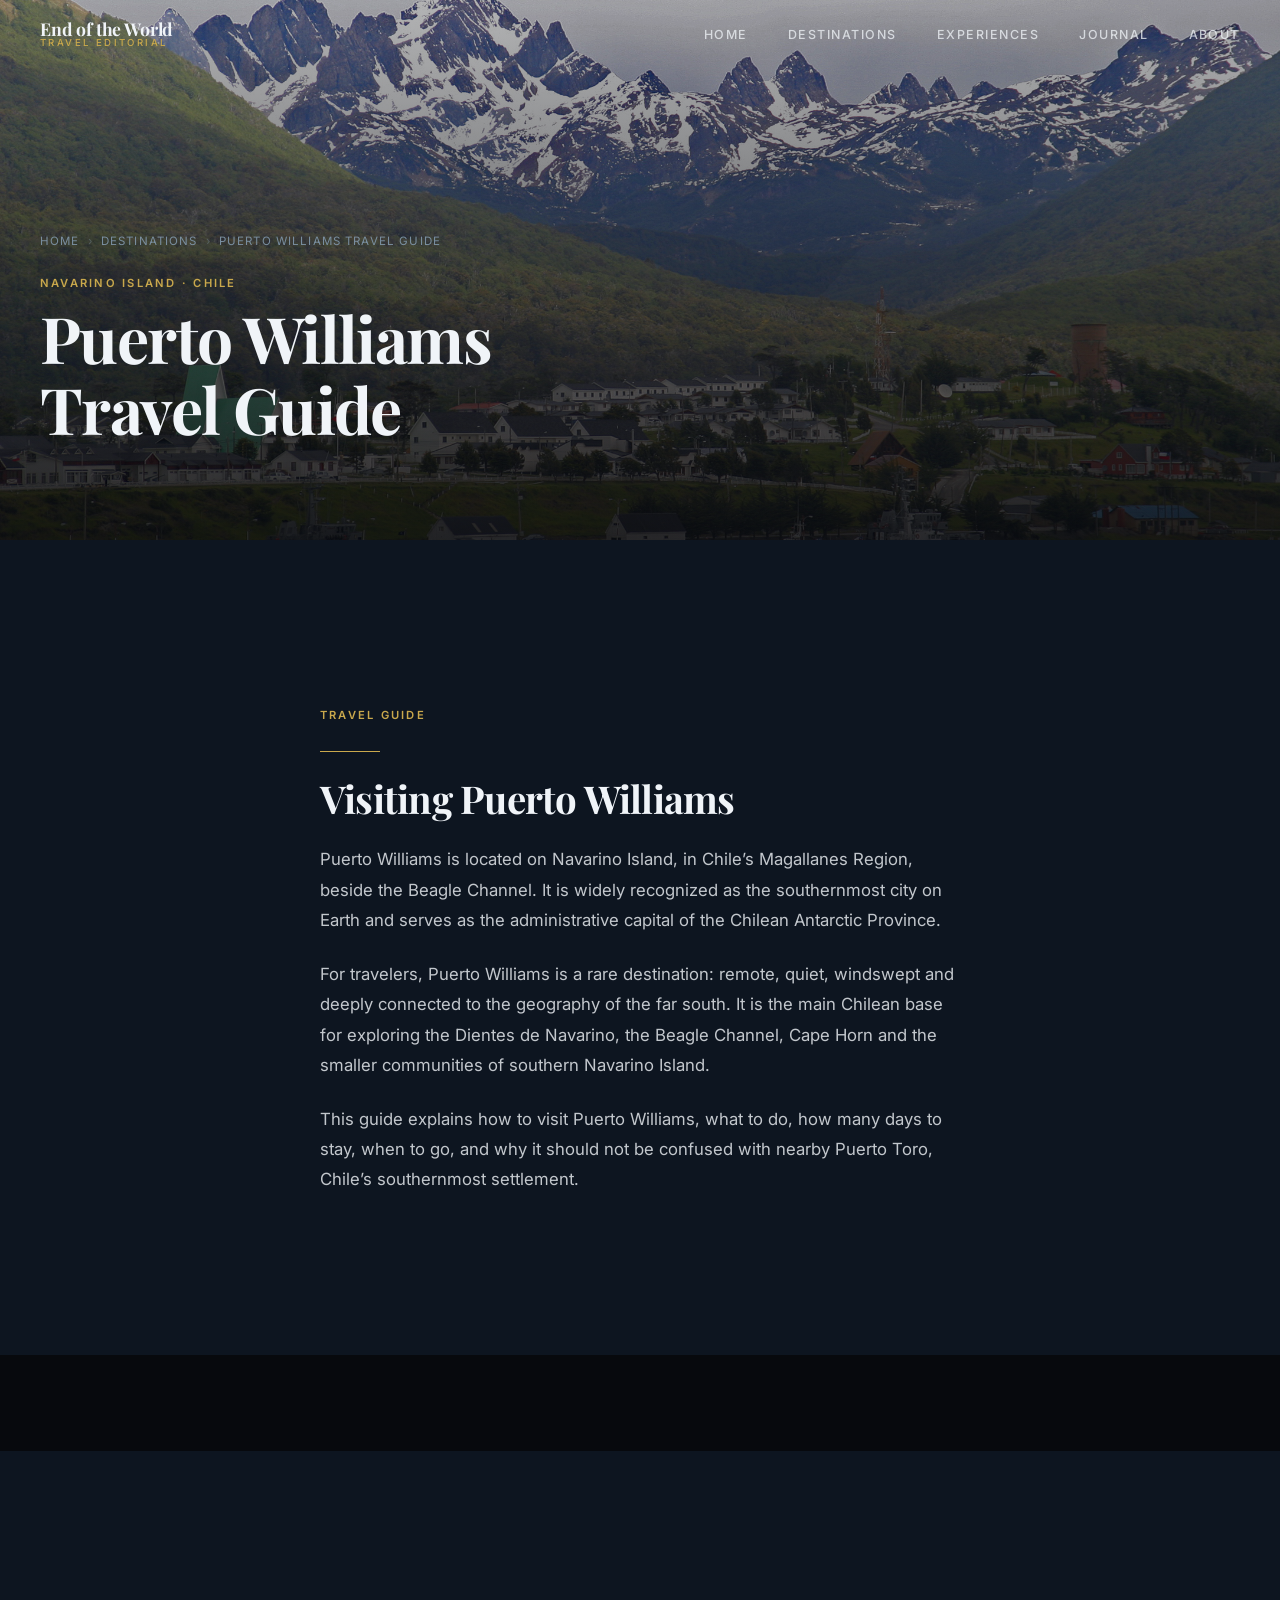
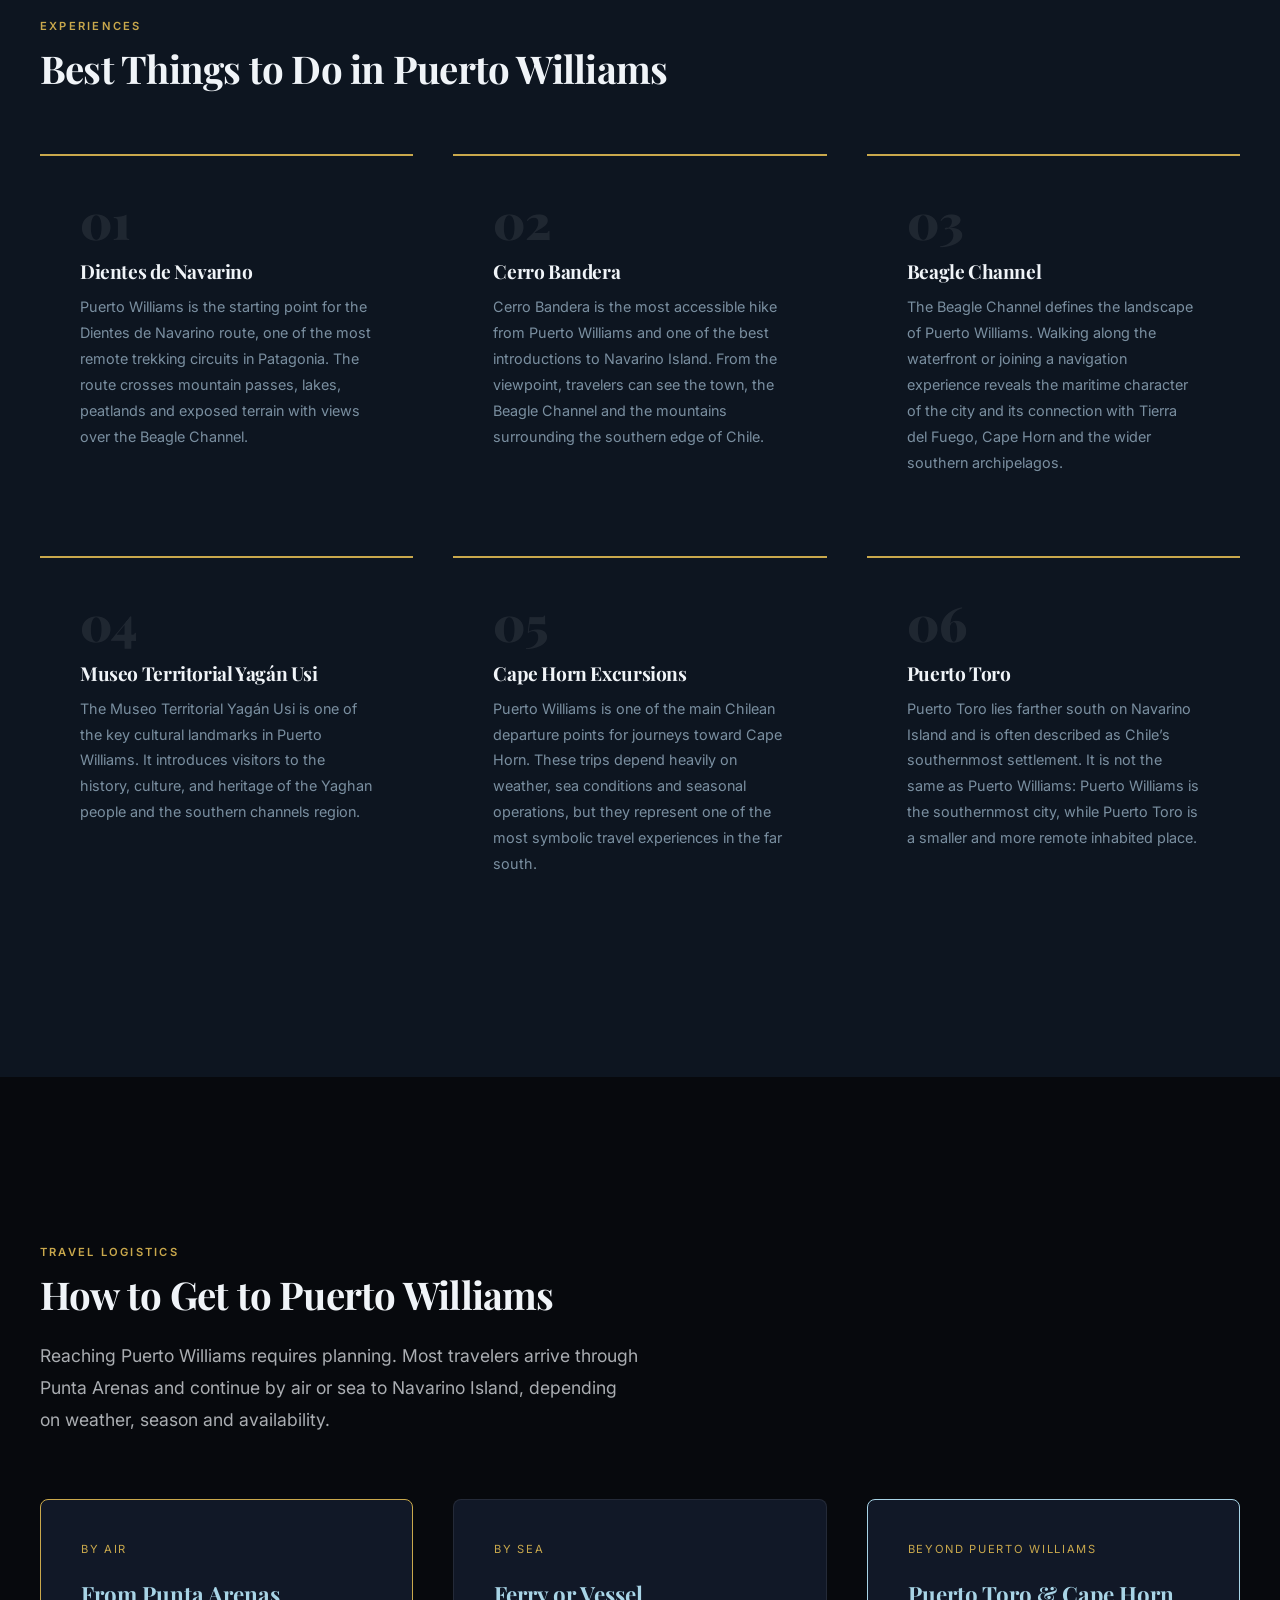
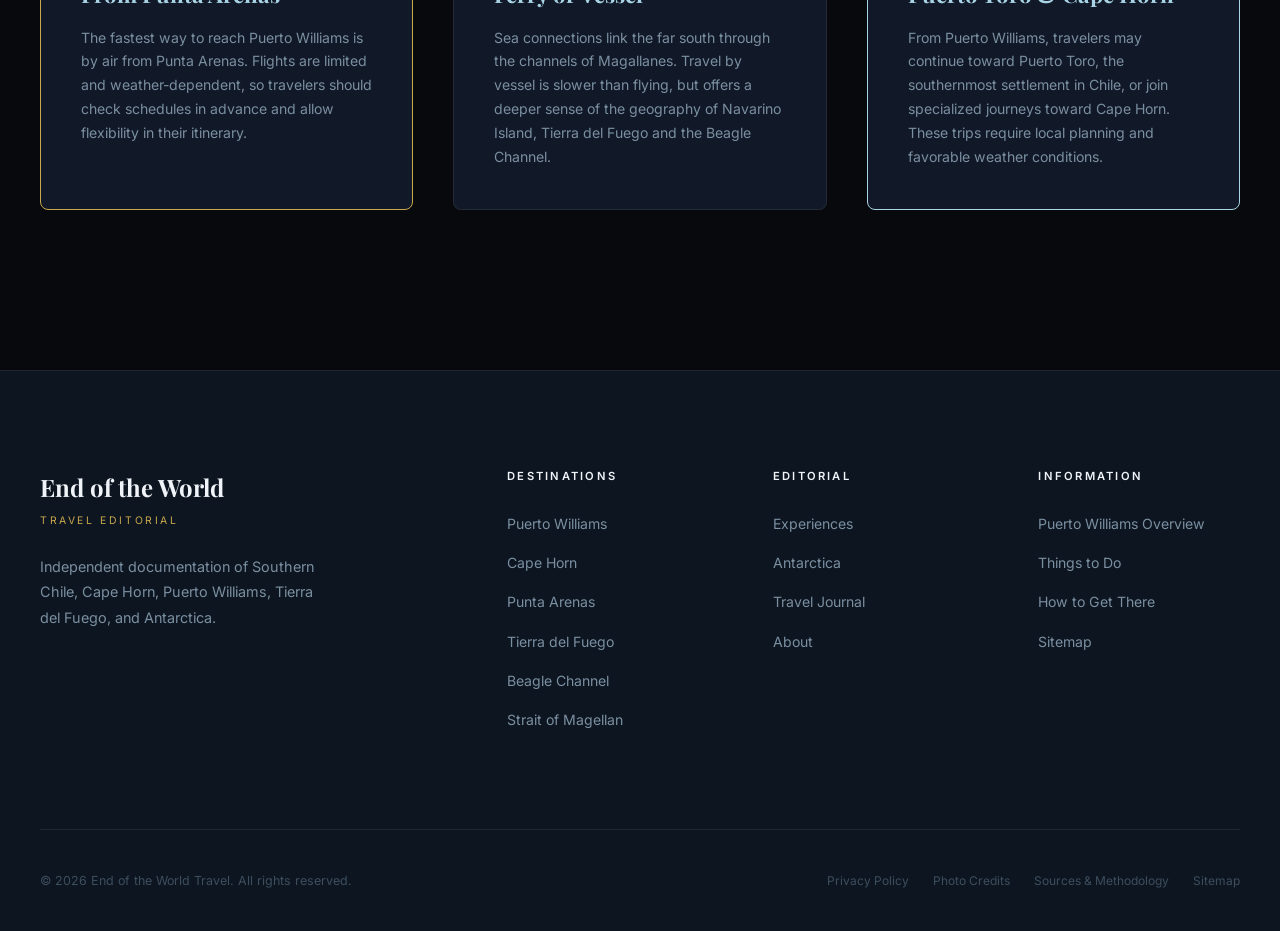
<file: puerto-williams-travel-guide.html>
<!doctype html>
<html lang="en">
  <head>
    <meta charset="UTF-8" />
    <meta name="viewport" content="width=device-width, initial-scale=1.0" />
    <link rel="stylesheet" href="css/style.css">
    <title>Puerto Williams Travel Guide | Southernmost City on Earth</title>
    <meta
  name="description"
  content="Plan your visit to Puerto Williams, Chile. Discover how to get there, things to do, Dientes de Navarino, the Beagle Channel, Cape Horn and nearby Puerto Toro."
>
    <link rel="canonical" href="https://endoftheworld.travel/puerto-williams-travel-guide.html" />
    <meta property="og:title" content="Puerto Williams Travel Guide" />
    <meta property="og:url" content="https://endoftheworld.travel/puerto-williams-travel-guide.html" />

    <meta property="og:type" content="website" />
    <meta property="og:description"
      content="An independent editorial guide to the world's most remote destinations. No booking commissions. No sponsored content. Pure editorial."
    />
    <meta
      property="og:image"
      content="https://endoftheworld.travel/images/hero-patagonia.jpg"
    />
    <meta name="twitter:card" content="summary_large_image" />

    <script type="application/ld+json">
      {
        "@context": "https://schema.org",
        "@type": "Organization",
        "name": "End of the World Travel",
        "url": "https://endoftheworld.travel",
        "description": "A premium independent editorial guide to Chile's southernmost territories: Magallanes Region, Tierra del Fuego, Cape Horn, Puerto Williams, Diego Ramírez Islands, and Antarctica.",
        "foundingDate": "2024",
        "areaServed": [
          "Magallanes Region",
          "Chilean Patagonia",
          "Tierra del Fuego Chile",
          "Puerto Williams",
          "Cape Horn",
          "Beagle Channel",
          "Strait of Magellan",
          "Diego Ramírez Islands",
          "Yendegaia",
          "Antarctica"
        ]
      }
    </script>

    <link rel="stylesheet" href="css/style.css" />
    <link
      rel="icon"
      href="data:image/svg+xml,<svg xmlns='http://www.w3.org/2000/svg' viewBox='0 0 100 100'><text y='.9em' font-size='90'>🧭</text></svg>"
    />
  </head>
  <body>
    <nav class="nav" id="nav" aria-label="Main navigation">
      <a href="index.html" class="nav__logo">
        <span class="nav__logo-main">End of the World</span>
        <span class="nav__logo-sub">Travel Editorial</span>
      </a>
      <ul class="nav__links" role="list">
        <li><a href="index.html" class="nav__link">Home</a></li>
        <li><a href="destinations.html" class="nav__link">Destinations</a></li>
        <li><a href="experiences.html" class="nav__link">Experiences</a></li>
        <li><a href="journal.html" class="nav__link">Journal</a></li>
        <li><a href="about.html" class="nav__link">About</a></li>
      </ul>
      <button class="nav__hamburger" id="hamburger" aria-label="Open menu">
        <span></span><span></span><span></span>
      </button>
    </nav>
    <div class="nav__mobile" id="mobileNav" role="dialog">
      <button class="nav__close" id="navClose">✕</button>
      <a href="index.html" class="nav__mobile-link">Home</a>
      <a href="destinations.html" class="nav__mobile-link">Destinations</a>
      <a href="experiences.html" class="nav__mobile-link">Experiences</a>
      <a href="journal.html" class="nav__mobile-link">Journal</a>
      <a href="about.html" class="nav__mobile-link">About</a>
    </div>

  <main id="main-content">
  <!-- Page Hero -->
  <section class="page-hero" aria-label="Puerto Williams travel guide hero">
    <div class="page-hero__bg">
      <img
        src="images/puerto-williams.jpg"
        alt="Puerto Williams on Navarino Island, Chile, beside the Beagle Channel"
        class="page-hero__img"
        fetchpriority="high"
      />
      <div class="page-hero__overlay"></div>
    </div>
    <div class="page-hero__content">
      <div class="container">
        <nav class="breadcrumb" aria-label="Breadcrumb">
          <a href="index.html">Home</a>
          <span class="breadcrumb__sep">›</span>
          <a href="destinations.html">Destinations</a>
          <span class="breadcrumb__sep">›</span>
          <span>Puerto Williams Travel Guide</span>
        </nav>
        <span class="text-label">Navarino Island · Chile</span>
        <h1 class="text-hero" style="margin-top: 0.5rem">
          Puerto Williams<br />Travel Guide
        </h1>
      </div>
    </div>
  </section>

      <!-- Guide Introduction -->
<section
  class="section section--dark"
  id="overview"
  aria-labelledby="overview-title"
>
  <div class="container--narrow">
    <div class="fade-in">
      <span class="text-label">Travel Guide</span>
      <div class="divider"></div>
      <h2 class="text-section" id="overview-title">
        Visiting Puerto Williams
      </h2>

      <p class="text-body" style="margin-top: var(--space-md)">
        Puerto Williams is located on Navarino Island, in Chile’s Magallanes Region, beside the Beagle Channel. It is widely recognized as the southernmost city on Earth and serves as the administrative capital of the Chilean Antarctic Province.
      </p>

      <p class="text-body" style="margin-top: var(--space-md)">
        For travelers, Puerto Williams is a rare destination: remote, quiet, windswept and deeply connected to the geography of the far south. It is the main Chilean base for exploring the Dientes de Navarino, the Beagle Channel, Cape Horn and the smaller communities of southern Navarino Island.
      </p>

      <p class="text-body" style="margin-top: var(--space-md)">
        This guide explains how to visit Puerto Williams, what to do, how many days to stay, when to go, and why it should not be confused with nearby Puerto Toro, Chile’s southernmost settlement.
      </p>
    </div>
  </div>
</section>

      <!-- Guide Pull Quote -->
<div class="about-hero-text fade-in">
  <div class="container--narrow">
    
   
  </div>
</div>
      <!-- Values -->
      <section
        class="section section--dark"
        id="things-to-do"
        aria-labelledby="values-title"
      >
        <div class="container">
          <div class="section__header fade-in">
            <span class="text-label">Experiences</span>
            <h2 class="text-section section__title" id="values-title">
              Best Things to Do in Puerto Williams
            </h2>
          </div>

          <div class="about-values">
  <div class="value-card fade-in">
    <div class="value-card__number">01</div>
    <h3 class="value-card__title">Dientes de Navarino</h3>
    <p class="value-card__body">
      Puerto Williams is the starting point for the Dientes de Navarino route, one of the most remote trekking circuits in Patagonia. The route crosses mountain passes, lakes, peatlands and exposed terrain with views over the Beagle Channel.
    </p>
  </div>

  <div class="value-card fade-in">
    <div class="value-card__number">02</div>
    <h3 class="value-card__title">Cerro Bandera</h3>
    <p class="value-card__body">
      Cerro Bandera is the most accessible hike from Puerto Williams and one of the best introductions to Navarino Island. From the viewpoint, travelers can see the town, the Beagle Channel and the mountains surrounding the southern edge of Chile.
    </p>
  </div>

  <div class="value-card fade-in">
    <div class="value-card__number">03</div>
    <h3 class="value-card__title">Beagle Channel</h3>
    <p class="value-card__body">
      The Beagle Channel defines the landscape of Puerto Williams. Walking along the waterfront or joining a navigation experience reveals the maritime character of the city and its connection with Tierra del Fuego, Cape Horn and the wider southern archipelagos.
    </p>
  </div>

  <div class="value-card fade-in">
    <div class="value-card__number">04</div>
    <h3 class="value-card__title">Museo Territorial Yagán Usi</h3>
    <p class="value-card__body">
      The Museo Territorial Yagán Usi is one of the key cultural landmarks in Puerto Williams. It introduces visitors to the history, culture, and heritage of the Yaghan people and the southern channels region.
    </p>
  </div>

  <div class="value-card fade-in">
    <div class="value-card__number">05</div>
    <h3 class="value-card__title">Cape Horn Excursions</h3>
    <p class="value-card__body">
      Puerto Williams is one of the main Chilean departure points for journeys toward Cape Horn. These trips depend heavily on weather, sea conditions and seasonal operations, but they represent one of the most symbolic travel experiences in the far south.
    </p>
  </div>

  <div class="value-card fade-in">
    <div class="value-card__number">06</div>
    <h3 class="value-card__title">Puerto Toro</h3>
    <p class="value-card__body">
      Puerto Toro lies farther south on Navarino Island and is often described as Chile’s southernmost settlement. It is not the same as Puerto Williams: Puerto Williams is the southernmost city, while Puerto Toro is a smaller and more remote inhabited place.
    </p>
  </div>
</div>
</div>
</section>

      <!-- How to Get There -->
<section
  class="section"
  id="how-to-get-there"
  aria-labelledby="how-to-get-there-title"
>
  <div class="container">
    <div class="section__header fade-in">
      <span class="text-label">Travel Logistics</span>
      <h2 class="text-section section__title" id="how-to-get-there-title">
        How to Get to Puerto Williams
      </h2>
      <p class="section__lead">
        Reaching Puerto Williams requires planning. Most travelers arrive through Punta Arenas and continue by air or sea to Navarino Island, depending on weather, season and availability.
      </p>
    </div>
<div class="grid-3 fade-in">
  <div
    class="season-card"
    style="padding: var(--space-lg); border-color: var(--color-gold)"
  >
    <div class="season-card__name">By Air</div>
    <div class="season-card__month">From Punta Arenas</div>
    <p class="season-card__desc" style="margin-top: 0.75rem">
      The fastest way to reach Puerto Williams is by air from Punta Arenas. Flights are limited and weather-dependent, so travelers should check schedules in advance and allow flexibility in their itinerary.
    </p>
  </div>

  <div class="season-card" style="padding: var(--space-lg)">
    <div class="season-card__name">By Sea</div>
    <div class="season-card__month">Ferry or Vessel</div>
    <p class="season-card__desc" style="margin-top: 0.75rem">
      Sea connections link the far south through the channels of Magallanes. Travel by vessel is slower than flying, but offers a deeper sense of the geography of Navarino Island, Tierra del Fuego and the Beagle Channel.
    </p>
  </div>

  <div
    class="season-card"
    style="padding: var(--space-lg); border-color: var(--color-ice)"
  >
    <div class="season-card__name">Beyond Puerto Williams</div>
    <div class="season-card__month">Puerto Toro &amp; Cape Horn</div>
    <p class="season-card__desc" style="margin-top: 0.75rem">
      From Puerto Williams, travelers may continue toward Puerto Toro, the southernmost settlement in Chile, or join specialized journeys toward Cape Horn. These trips require local planning and favorable weather conditions.
    </p>
  </div>
</div>
</section>



    </main>

    <footer class="footer" role="contentinfo">
      <div class="container">
        <div class="footer__top">
          <div>
            <div class="footer__brand-name">End of the World</div>
            <div class="footer__brand-sub">Travel Editorial</div>
            <p class="footer__tagline">
              Independent documentation of Southern Chile, Cape Horn, Puerto Williams, Tierra del Fuego, and Antarctica.
            </p>
          </div>
          <div>
            <div class="footer__col-title">Destinations</div>
            <ul class="footer__links" role="list">
              <li>
                <a href="destinations.html#puerto-williams" class="footer__link"
                  >Puerto Williams</a
                >
              </li>
              <li>
                <a href="destinations.html#cape-horn" class="footer__link"
                  >Cape Horn</a
                >
              </li>
              <li>
                <a href="destinations.html#punta-arenas" class="footer__link"
                  >Punta Arenas</a
                >
              </li>
              <li>
                <a
                  href="destinations.html#tierra-del-fuego"
                  class="footer__link"
                  >Tierra del Fuego</a
                >
              </li>
              <li>
                <a href="destinations.html#beagle-channel" class="footer__link"
                  >Beagle Channel</a
                >
              </li>
              <li>
                <a
                  href="destinations.html#strait-of-magellan"
                  class="footer__link"
                  >Strait of Magellan</a
                >
              </li>
            </ul>
          </div>
          <div>
            <div class="footer__col-title">Editorial</div>
            <ul class="footer__links" role="list">
              <li>
                <a href="experiences.html" class="footer__link">Experiences</a>
              </li>
              <li>
                <a href="antarctica.html" class="footer__link">Antarctica</a>
              </li>
              <li>
                <a href="journal.html" class="footer__link">Travel Journal</a>
              </li>
              <li><a href="about.html" class="footer__link">About</a></li>
            </ul>
          </div>
          <div>
            <div class="footer__col-title">Information</div>
            <ul class="footer__links" role="list">
  <li>
    <a href="#overview" class="footer__link">
      Puerto Williams Overview
    </a>
  </li>

  <li>
    <a href="#things-to-do" class="footer__link">
      Things to Do
    </a>
  </li>

  <li>
    <a href="#how-to-get-there" class="footer__link">
      How to Get There
    </a>
  </li>

  <li>
    <a href="sitemap.xml" class="footer__link">
      Sitemap
    </a>
  </li>
</ul>
          </div>
        </div>
        <div class="footer__bottom">
          <p class="footer__copy">
            &copy; 2026 End of the World Travel. All rights reserved.
          </p>
          <div class="footer__legal">
            <a href="#" class="footer__legal-link">Privacy Policy</a>
            <a href="photo-credits.html" class="footer__legal-link">Photo Credits</a>
            <a href="sources-methodology.html" class="footer__legal-link">Sources & Methodology</a>
            <a href="sitemap.xml" class="footer__legal-link">Sitemap</a>
          </div>
        </div>
      </div>
    </footer>

    <script src="js/main.js"></script>
  </body>
</html>
</file>
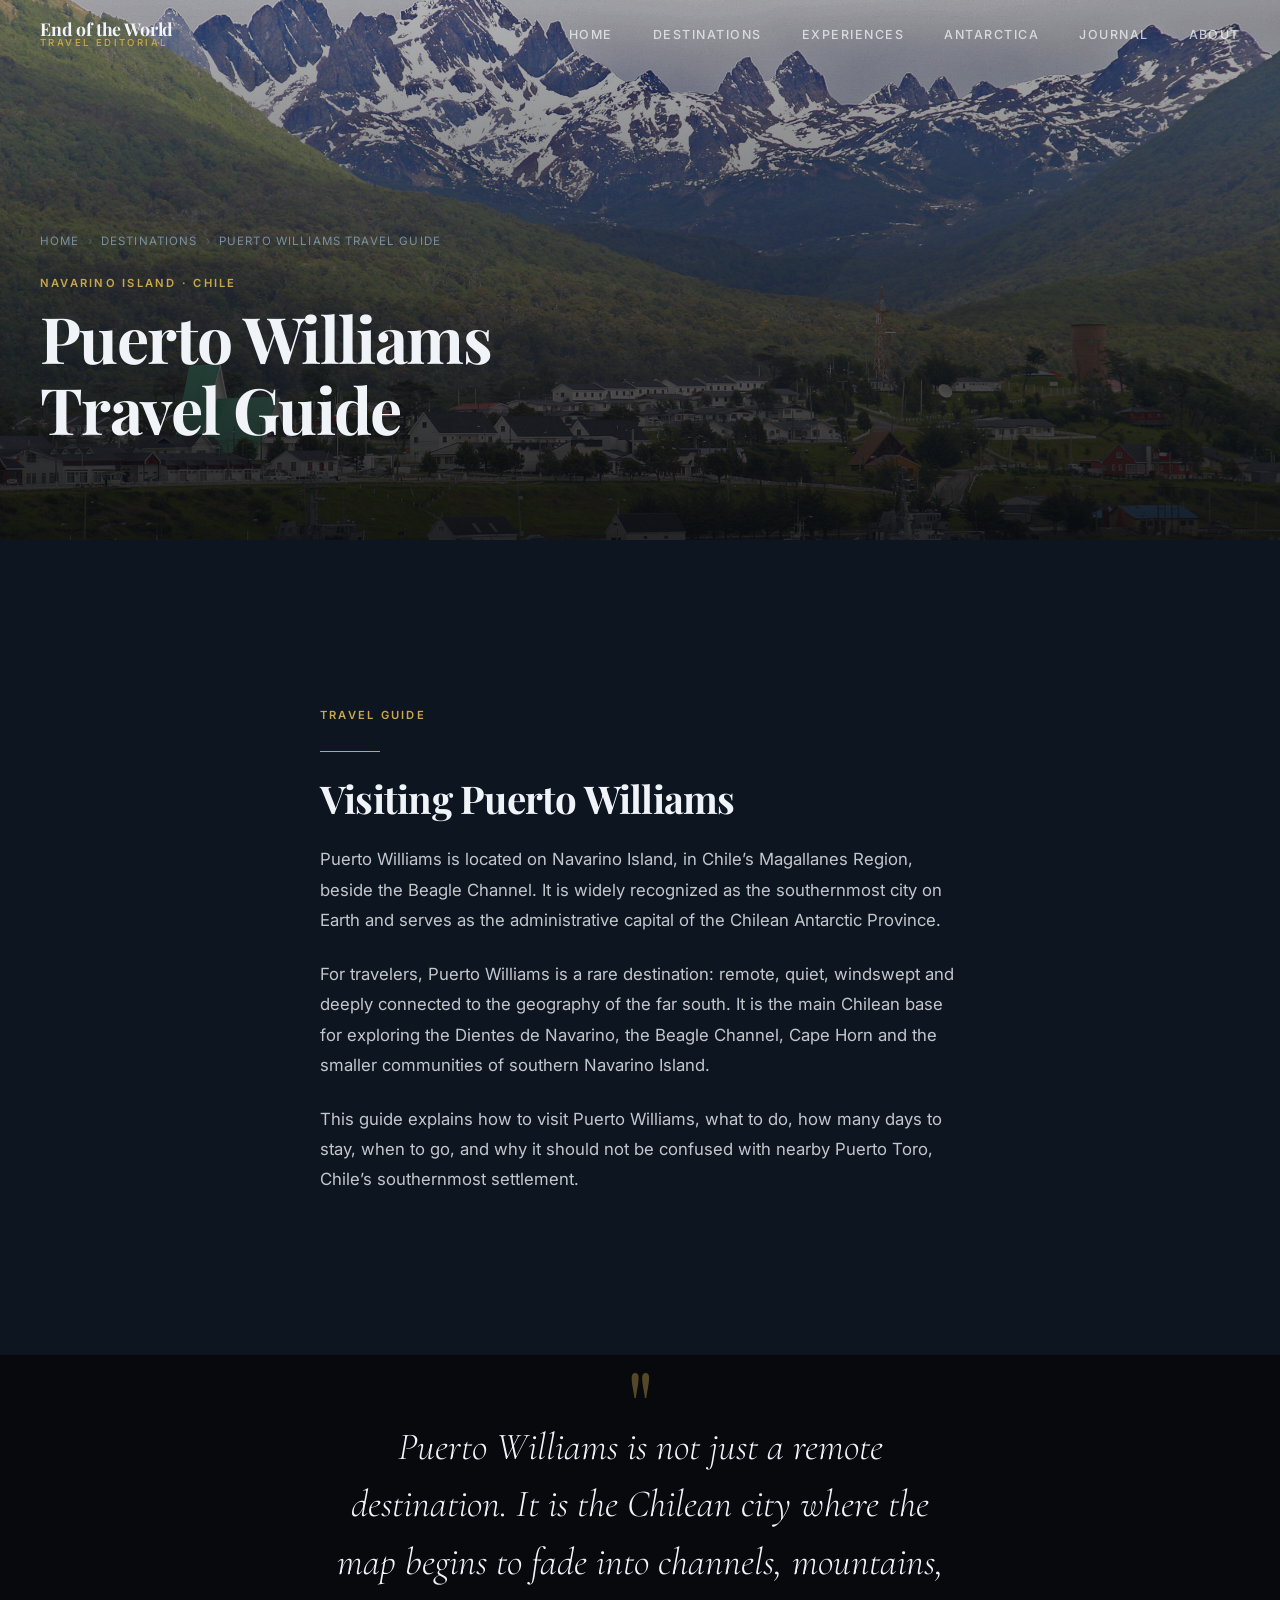
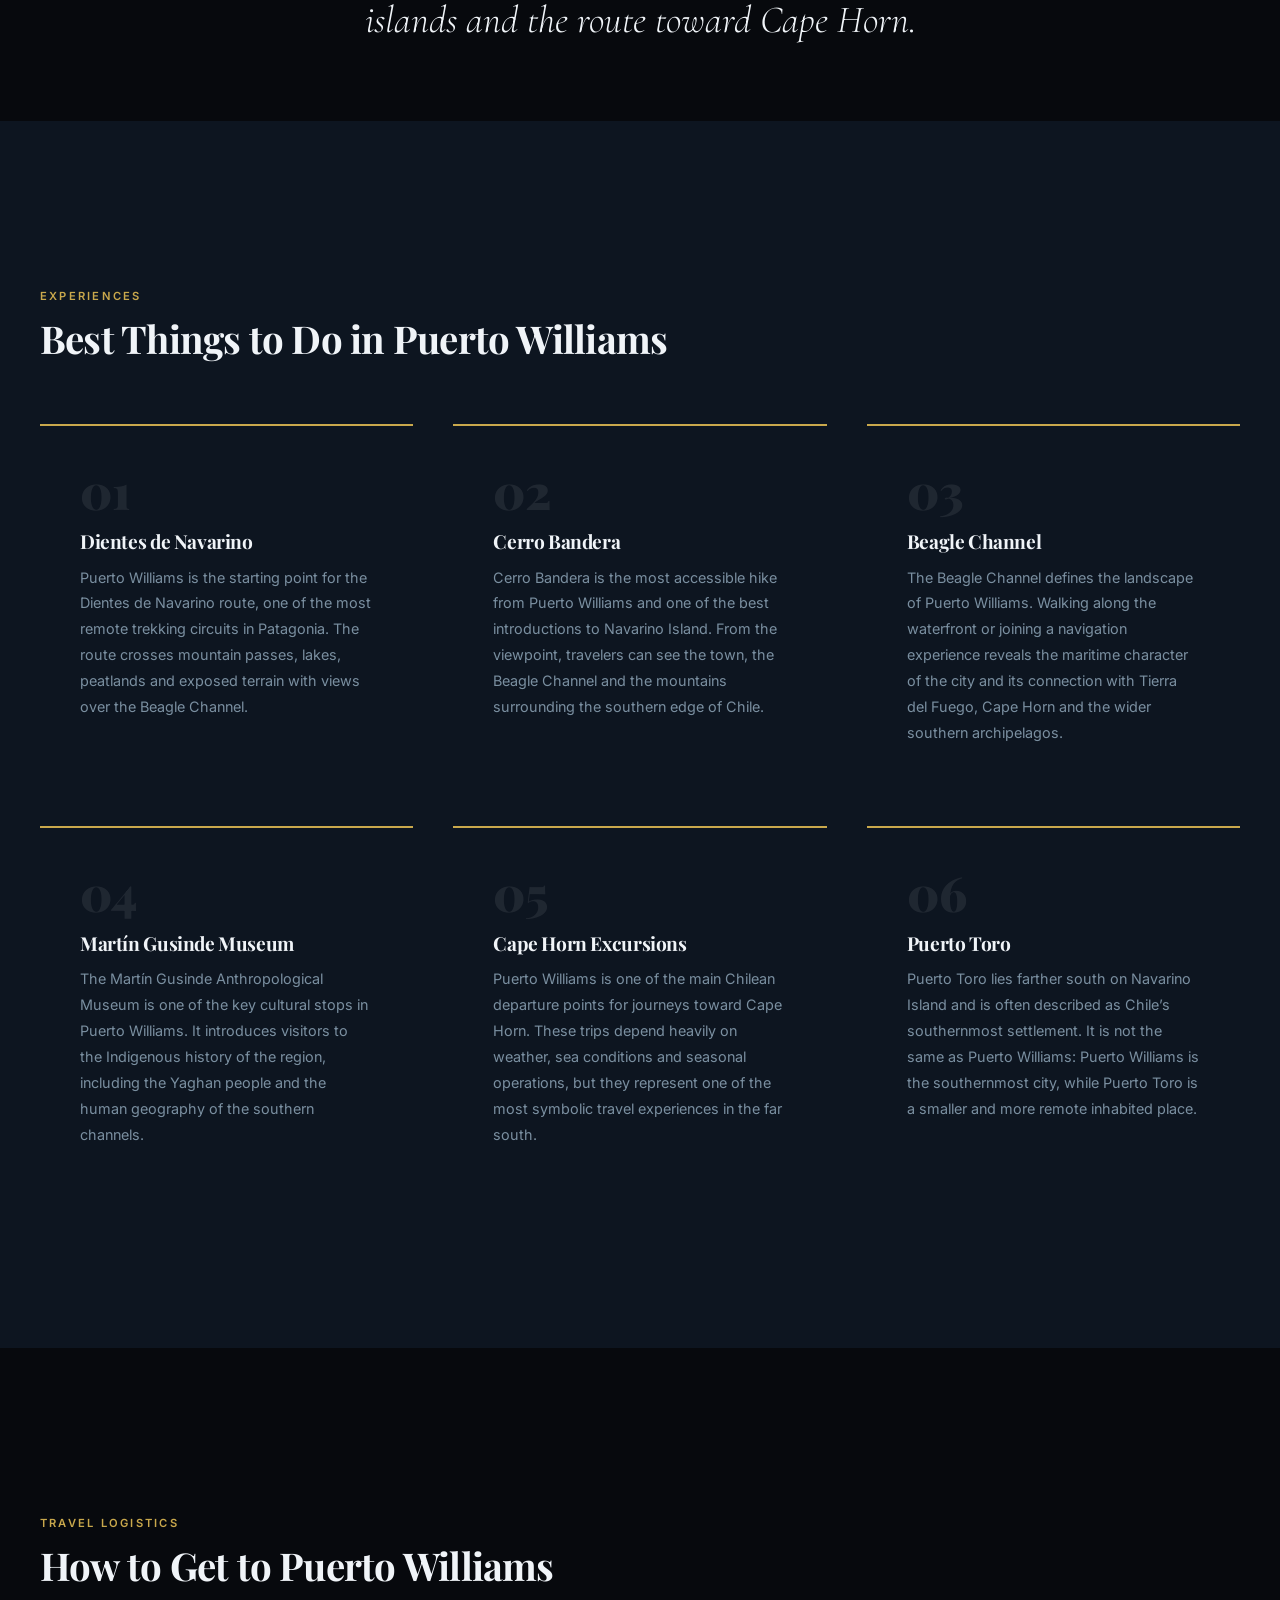
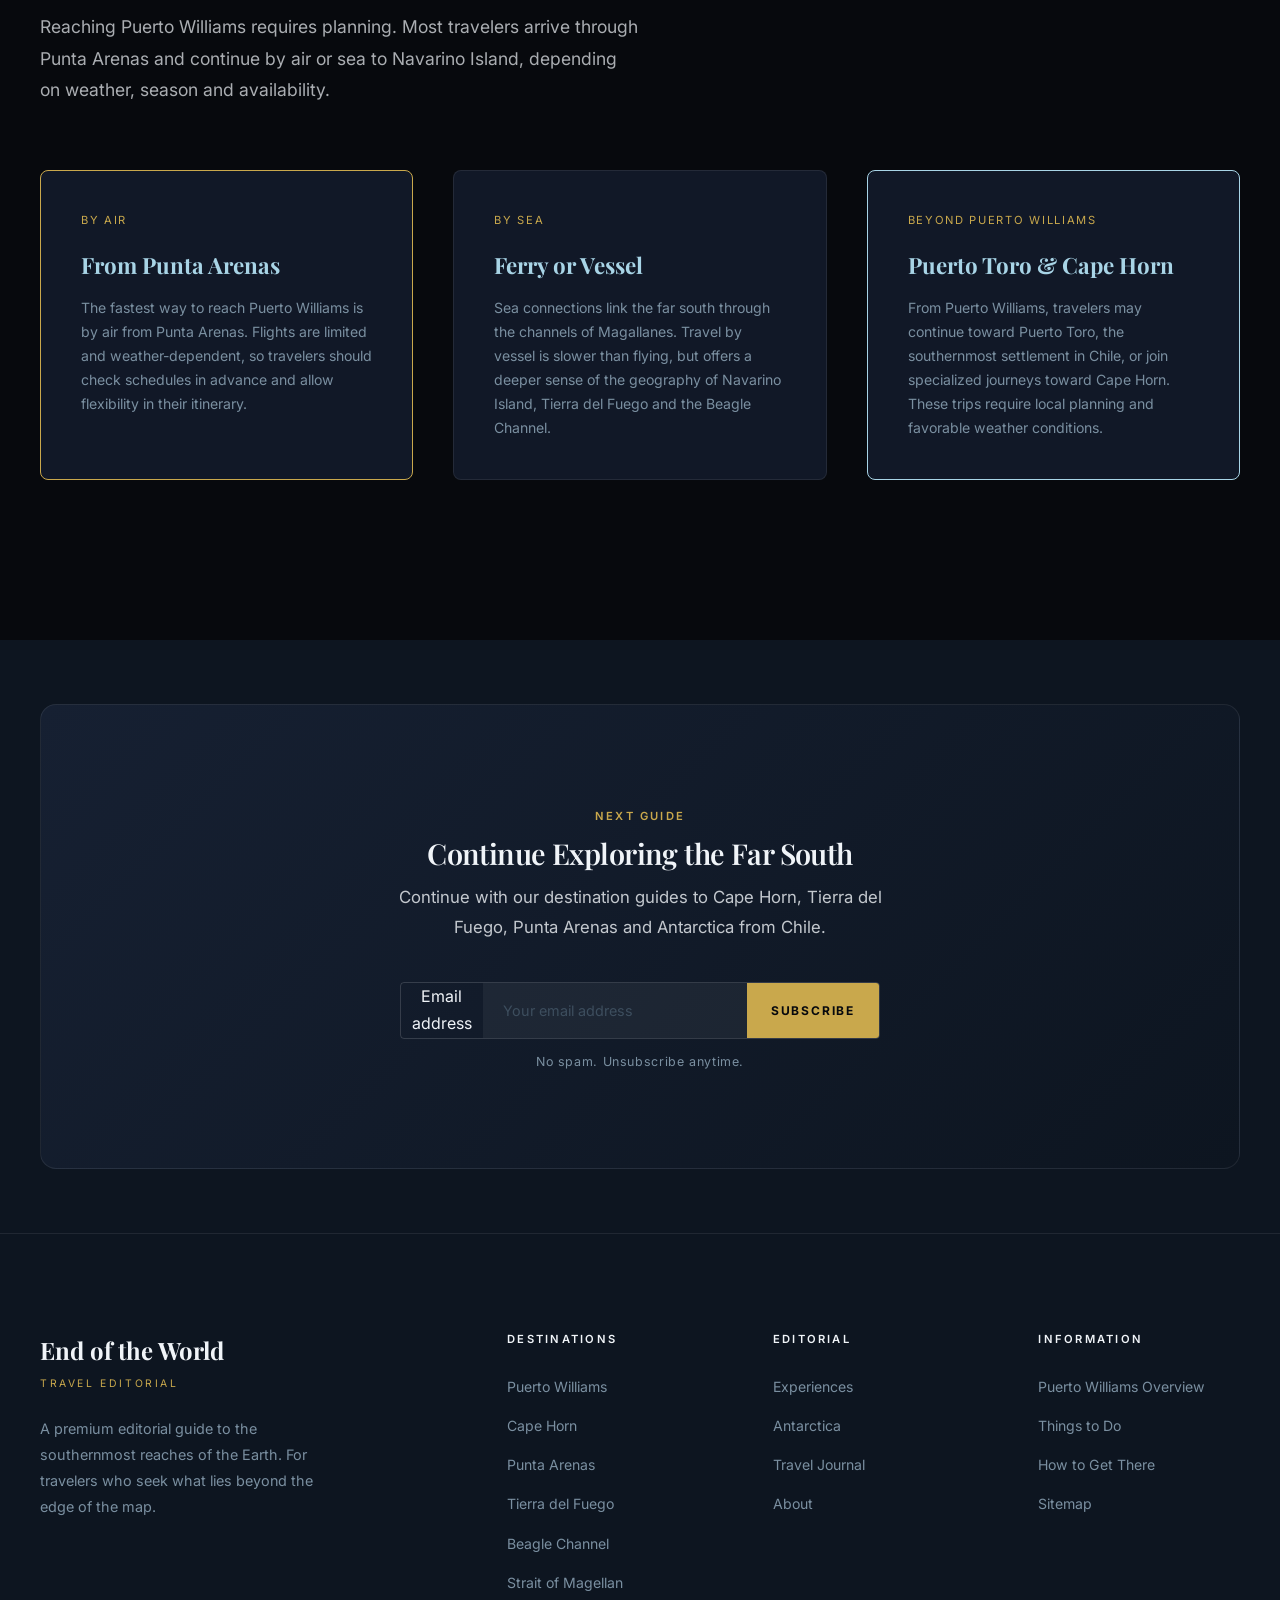
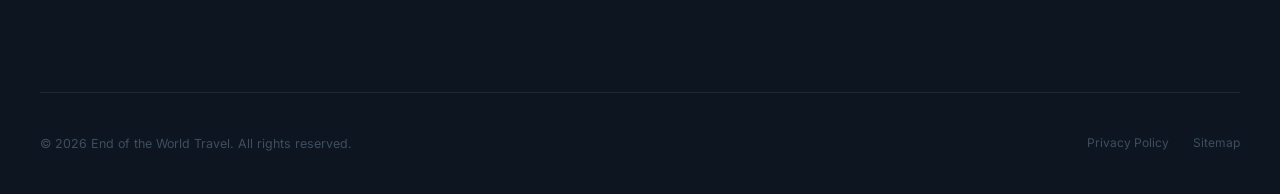
<file: puerto-williams-travel-guide.html.html>
<!doctype html>
<html lang="en">
  <head>
    <meta charset="UTF-8" />
    <meta name="viewport" content="width=device-width, initial-scale=1.0" />
    <link rel="stylesheet" href="css/style.css">
    <title>Puerto Williams Travel Guide | Southernmost City on Earth</title>
    <meta
  name="description"
  content="Plan your visit to Puerto Williams, Chile. Discover how to get there, things to do, Dientes de Navarino, the Beagle Channel, Cape Horn and nearby Puerto Toro."
>
    <link rel="canonical" href="https://endoftheworld.travel/puerto-williams-travel-guide.html" />
    <meta property="og:title" content="Puerto Williams Travel Guide" />
    <meta property="og:url" content="https://endoftheworld.travel/puerto-williams-travel-guide.html" />

    <meta property="og:type" content="website" />
    <meta property="og:description"
      content="An independent editorial guide to the world's most remote destinations. No booking commissions. No sponsored content. Pure editorial."
    />
    <meta
      property="og:image"
      content="https://endoftheworld.travel/images/hero-patagonia.jpg"
    />
    <meta name="twitter:card" content="summary_large_image" />

    <script type="application/ld+json">
      {
        "@context": "https://schema.org",
        "@type": "Organization",
        "name": "End of the World Travel",
        "url": "https://endoftheworld.travel",
        "description": "A premium independent editorial guide to Chile's southernmost territories: Magallanes Region, Tierra del Fuego, Cape Horn, Puerto Williams, Diego Ramírez Islands, and Antarctica.",
        "foundingDate": "2024",
        "areaServed": [
          "Magallanes Region",
          "Chilean Patagonia",
          "Tierra del Fuego Chile",
          "Puerto Williams",
          "Cape Horn",
          "Beagle Channel",
          "Strait of Magellan",
          "Diego Ramírez Islands",
          "Yendegaia",
          "Antarctica"
        ]
      }
    </script>

    <link rel="stylesheet" href="css/style.css" />
    <link
      rel="icon"
      href="data:image/svg+xml,<svg xmlns='http://www.w3.org/2000/svg' viewBox='0 0 100 100'><text y='.9em' font-size='90'>🧭</text></svg>"
    />
  </head>
  <body>
    <nav class="nav" id="nav" aria-label="Main navigation">
      <a href="index.html" class="nav__logo">
        <span class="nav__logo-main">End of the World</span>
        <span class="nav__logo-sub">Travel Editorial</span>
      </a>
      <ul class="nav__links" role="list">
        <li><a href="index.html" class="nav__link">Home</a></li>
        <li><a href="destinations.html" class="nav__link">Destinations</a></li>
        <li><a href="experiences.html" class="nav__link">Experiences</a></li>
        <li><a href="antarctica.html" class="nav__link">Antarctica</a></li>
        <li><a href="journal.html" class="nav__link">Journal</a></li>
        <li><a href="about.html" class="nav__link">About</a></li>
      </ul>
      <button class="nav__hamburger" id="hamburger" aria-label="Open menu">
        <span></span><span></span><span></span>
      </button>
    </nav>
    <div class="nav__mobile" id="mobileNav" role="dialog">
      <button class="nav__close" id="navClose">✕</button>
      <a href="index.html" class="nav__mobile-link">Home</a>
      <a href="destinations.html" class="nav__mobile-link">Destinations</a>
      <a href="experiences.html" class="nav__mobile-link">Experiences</a>
      <a href="antarctica.html" class="nav__mobile-link">Antarctica</a>
      <a href="journal.html" class="nav__mobile-link">Journal</a>
      <a href="about.html" class="nav__mobile-link">About</a>
    </div>

  <main id="main-content">
  <!-- Page Hero -->
  <section class="page-hero" aria-label="Puerto Williams travel guide hero">
    <div class="page-hero__bg">
      <img
        src="images/puerto-williams.jpg"
        alt="Puerto Williams on Navarino Island, Chile, beside the Beagle Channel"
        class="page-hero__img"
        fetchpriority="high"
      />
      <div class="page-hero__overlay"></div>
    </div>
    <div class="page-hero__content">
      <div class="container">
        <nav class="breadcrumb" aria-label="Breadcrumb">
          <a href="index.html">Home</a>
          <span class="breadcrumb__sep">›</span>
          <a href="destinations.html">Destinations</a>
          <span class="breadcrumb__sep">›</span>
          <span>Puerto Williams Travel Guide</span>
        </nav>
        <span class="text-label">Navarino Island · Chile</span>
        <h1 class="text-hero" style="margin-top: 0.5rem">
          Puerto Williams<br />Travel Guide
        </h1>
      </div>
    </div>
  </section>

      <!-- Guide Introduction -->
<section
  class="section section--dark"
  id="overview"
  aria-labelledby="overview-title"
>
  <div class="container--narrow">
    <div class="fade-in">
      <span class="text-label">Travel Guide</span>
      <div class="divider"></div>
      <h2 class="text-section" id="overview-title">
        Visiting Puerto Williams
      </h2>

      <p class="text-body" style="margin-top: var(--space-md)">
        Puerto Williams is located on Navarino Island, in Chile’s Magallanes Region, beside the Beagle Channel. It is widely recognized as the southernmost city on Earth and serves as the administrative capital of the Chilean Antarctic Province.
      </p>

      <p class="text-body" style="margin-top: var(--space-md)">
        For travelers, Puerto Williams is a rare destination: remote, quiet, windswept and deeply connected to the geography of the far south. It is the main Chilean base for exploring the Dientes de Navarino, the Beagle Channel, Cape Horn and the smaller communities of southern Navarino Island.
      </p>

      <p class="text-body" style="margin-top: var(--space-md)">
        This guide explains how to visit Puerto Williams, what to do, how many days to stay, when to go, and why it should not be confused with nearby Puerto Toro, Chile’s southernmost settlement.
      </p>
    </div>
  </div>
</section>

      <!-- Guide Pull Quote -->
<div class="about-hero-text fade-in">
  <div class="container--narrow">
    <span class="pullquote__mark" aria-hidden="true">"</span>
    <p class="pullquote__text">
      Puerto Williams is not just a remote destination. It is the Chilean city where the map begins to fade into channels, mountains, islands and the route toward Cape Horn.
    </p>
  </div>
</div>
      <!-- Values -->
      <section
        class="section section--dark"
        id="things-to-do"
        aria-labelledby="values-title"
      >
        <div class="container">
          <div class="section__header fade-in">
            <span class="text-label">Experiences</span>
            <h2 class="text-section section__title" id="values-title">
              Best Things to Do in Puerto Williams
            </h2>
          </div>

          <div class="about-values">
  <div class="value-card fade-in">
    <div class="value-card__number">01</div>
    <h3 class="value-card__title">Dientes de Navarino</h3>
    <p class="value-card__body">
      Puerto Williams is the starting point for the Dientes de Navarino route, one of the most remote trekking circuits in Patagonia. The route crosses mountain passes, lakes, peatlands and exposed terrain with views over the Beagle Channel.
    </p>
  </div>

  <div class="value-card fade-in">
    <div class="value-card__number">02</div>
    <h3 class="value-card__title">Cerro Bandera</h3>
    <p class="value-card__body">
      Cerro Bandera is the most accessible hike from Puerto Williams and one of the best introductions to Navarino Island. From the viewpoint, travelers can see the town, the Beagle Channel and the mountains surrounding the southern edge of Chile.
    </p>
  </div>

  <div class="value-card fade-in">
    <div class="value-card__number">03</div>
    <h3 class="value-card__title">Beagle Channel</h3>
    <p class="value-card__body">
      The Beagle Channel defines the landscape of Puerto Williams. Walking along the waterfront or joining a navigation experience reveals the maritime character of the city and its connection with Tierra del Fuego, Cape Horn and the wider southern archipelagos.
    </p>
  </div>

  <div class="value-card fade-in">
    <div class="value-card__number">04</div>
    <h3 class="value-card__title">Martín Gusinde Museum</h3>
    <p class="value-card__body">
      The Martín Gusinde Anthropological Museum is one of the key cultural stops in Puerto Williams. It introduces visitors to the Indigenous history of the region, including the Yaghan people and the human geography of the southern channels.
    </p>
  </div>

  <div class="value-card fade-in">
    <div class="value-card__number">05</div>
    <h3 class="value-card__title">Cape Horn Excursions</h3>
    <p class="value-card__body">
      Puerto Williams is one of the main Chilean departure points for journeys toward Cape Horn. These trips depend heavily on weather, sea conditions and seasonal operations, but they represent one of the most symbolic travel experiences in the far south.
    </p>
  </div>

  <div class="value-card fade-in">
    <div class="value-card__number">06</div>
    <h3 class="value-card__title">Puerto Toro</h3>
    <p class="value-card__body">
      Puerto Toro lies farther south on Navarino Island and is often described as Chile’s southernmost settlement. It is not the same as Puerto Williams: Puerto Williams is the southernmost city, while Puerto Toro is a smaller and more remote inhabited place.
    </p>
  </div>
</div>
</div>
</section>

      <!-- How to Get There -->
<section
  class="section"
  id="how-to-get-there"
  aria-labelledby="how-to-get-there-title"
>
  <div class="container">
    <div class="section__header fade-in">
      <span class="text-label">Travel Logistics</span>
      <h2 class="text-section section__title" id="how-to-get-there-title">
        How to Get to Puerto Williams
      </h2>
      <p class="section__lead">
        Reaching Puerto Williams requires planning. Most travelers arrive through Punta Arenas and continue by air or sea to Navarino Island, depending on weather, season and availability.
      </p>
    </div>
<div class="grid-3 fade-in">
  <div
    class="season-card"
    style="padding: var(--space-lg); border-color: var(--color-gold)"
  >
    <div class="season-card__name">By Air</div>
    <div class="season-card__month">From Punta Arenas</div>
    <p class="season-card__desc" style="margin-top: 0.75rem">
      The fastest way to reach Puerto Williams is by air from Punta Arenas. Flights are limited and weather-dependent, so travelers should check schedules in advance and allow flexibility in their itinerary.
    </p>
  </div>

  <div class="season-card" style="padding: var(--space-lg)">
    <div class="season-card__name">By Sea</div>
    <div class="season-card__month">Ferry or Vessel</div>
    <p class="season-card__desc" style="margin-top: 0.75rem">
      Sea connections link the far south through the channels of Magallanes. Travel by vessel is slower than flying, but offers a deeper sense of the geography of Navarino Island, Tierra del Fuego and the Beagle Channel.
    </p>
  </div>

  <div
    class="season-card"
    style="padding: var(--space-lg); border-color: var(--color-ice)"
  >
    <div class="season-card__name">Beyond Puerto Williams</div>
    <div class="season-card__month">Puerto Toro &amp; Cape Horn</div>
    <p class="season-card__desc" style="margin-top: 0.75rem">
      From Puerto Williams, travelers may continue toward Puerto Toro, the southernmost settlement in Chile, or join specialized journeys toward Cape Horn. These trips require local planning and favorable weather conditions.
    </p>
  </div>
</div>
</section>


      <!-- CTA -->
      <section class="section--sm section--dark">
        <div class="container">
          <div class="newsletter fade-in">
            <span class="text-label">Next Guide</span>
            <h2
              class="text-card-title"
              style="margin-top: 0.5rem; font-size: 1.8rem"
            >
              Continue Exploring the Far South
            </h2>
            <p
              class="text-body"
              style="
                margin-top: 0.75rem;
                max-width: 500px;
                margin-left: auto;
                margin-right: auto;
              "
            >
             Continue with our destination guides to Cape Horn, Tierra del Fuego, Punta Arenas and Antarctica from Chile.
            </p>
            <form class="newsletter__form" aria-label="Newsletter signup">
              <label for="about-email" class="sr-only">Email address</label>
              <input
                type="email"
                id="about-email"
                name="email"
                class="newsletter__input"
                placeholder="Your email address"
                required
                autocomplete="email"
              />
              <button type="submit" class="newsletter__btn">Subscribe</button>
            </form>
            <p class="text-caption" style="margin-top: 0.75rem">
              No spam. Unsubscribe anytime.
            </p>
          </div>
        </div>
      </section>
    </main>

    <footer class="footer" role="contentinfo">
      <div class="container">
        <div class="footer__top">
          <div>
            <div class="footer__brand-name">End of the World</div>
            <div class="footer__brand-sub">Travel Editorial</div>
            <p class="footer__tagline">
              A premium editorial guide to the southernmost reaches of the
              Earth. For travelers who seek what lies beyond the edge of the
              map.
            </p>
          </div>
          <div>
            <div class="footer__col-title">Destinations</div>
            <ul class="footer__links" role="list">
              <li>
                <a href="destinations.html#puerto-williams" class="footer__link"
                  >Puerto Williams</a
                >
              </li>
              <li>
                <a href="destinations.html#cape-horn" class="footer__link"
                  >Cape Horn</a
                >
              </li>
              <li>
                <a href="destinations.html#punta-arenas" class="footer__link"
                  >Punta Arenas</a
                >
              </li>
              <li>
                <a
                  href="destinations.html#tierra-del-fuego"
                  class="footer__link"
                  >Tierra del Fuego</a
                >
              </li>
              <li>
                <a href="destinations.html#beagle-channel" class="footer__link"
                  >Beagle Channel</a
                >
              </li>
              <li>
                <a
                  href="destinations.html#strait-of-magellan"
                  class="footer__link"
                  >Strait of Magellan</a
                >
              </li>
            </ul>
          </div>
          <div>
            <div class="footer__col-title">Editorial</div>
            <ul class="footer__links" role="list">
              <li>
                <a href="experiences.html" class="footer__link">Experiences</a>
              </li>
              <li>
                <a href="antarctica.html" class="footer__link">Antarctica</a>
              </li>
              <li>
                <a href="journal.html" class="footer__link">Travel Journal</a>
              </li>
              <li><a href="about.html" class="footer__link">About</a></li>
            </ul>
          </div>
          <div>
            <div class="footer__col-title">Information</div>
            <ul class="footer__links" role="list">
  <li>
    <a href="#overview" class="footer__link">
      Puerto Williams Overview
    </a>
  </li>

  <li>
    <a href="#things-to-do" class="footer__link">
      Things to Do
    </a>
  </li>

  <li>
    <a href="#how-to-get-there" class="footer__link">
      How to Get There
    </a>
  </li>

  <li>
    <a href="sitemap.xml" class="footer__link">
      Sitemap
    </a>
  </li>
</ul>
          </div>
        </div>
        <div class="footer__bottom">
          <p class="footer__copy">
            &copy; 2026 End of the World Travel. All rights reserved.
          </p>
          <div class="footer__legal">
            <a href="#" class="footer__legal-link">Privacy Policy</a>
            <a href="sitemap.xml" class="footer__legal-link">Sitemap</a>
          </div>
        </div>
      </div>
    </footer>

    <script src="js/main.js"></script>
  </body>
</html>
</file>
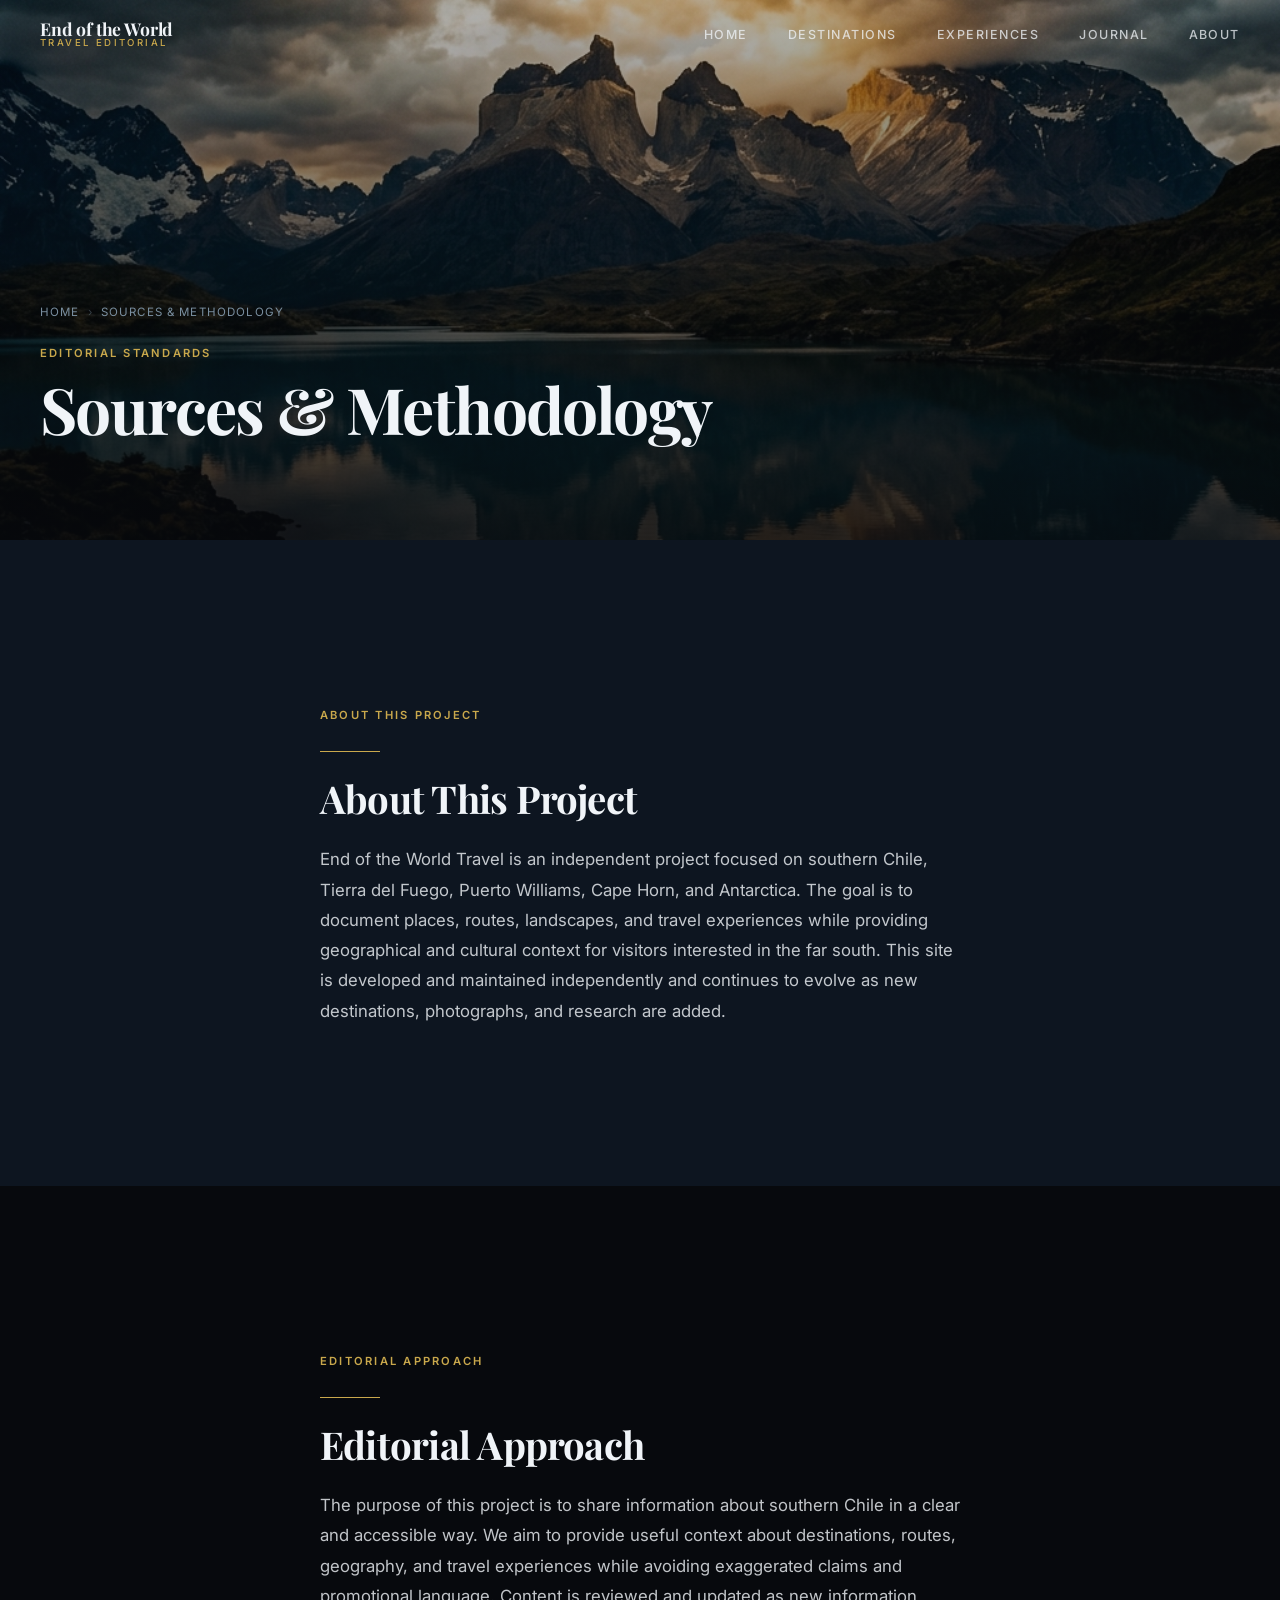
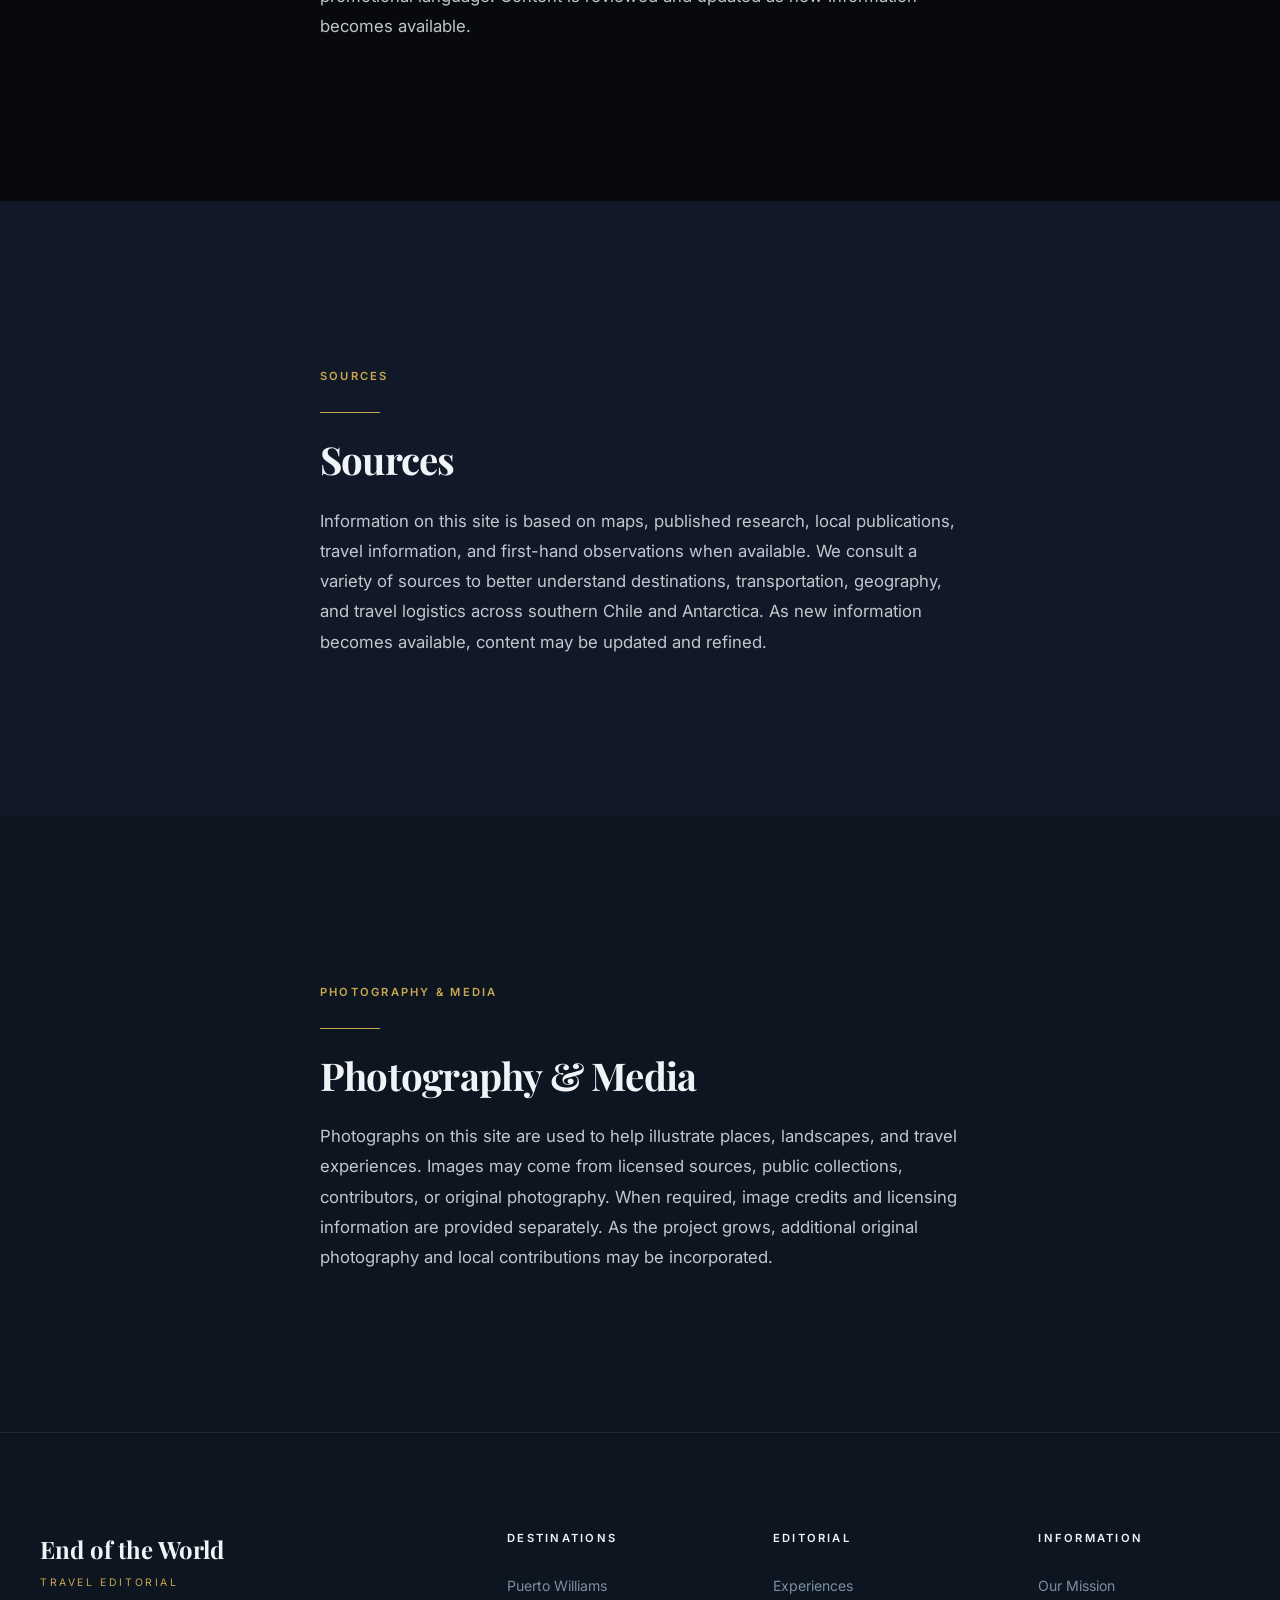
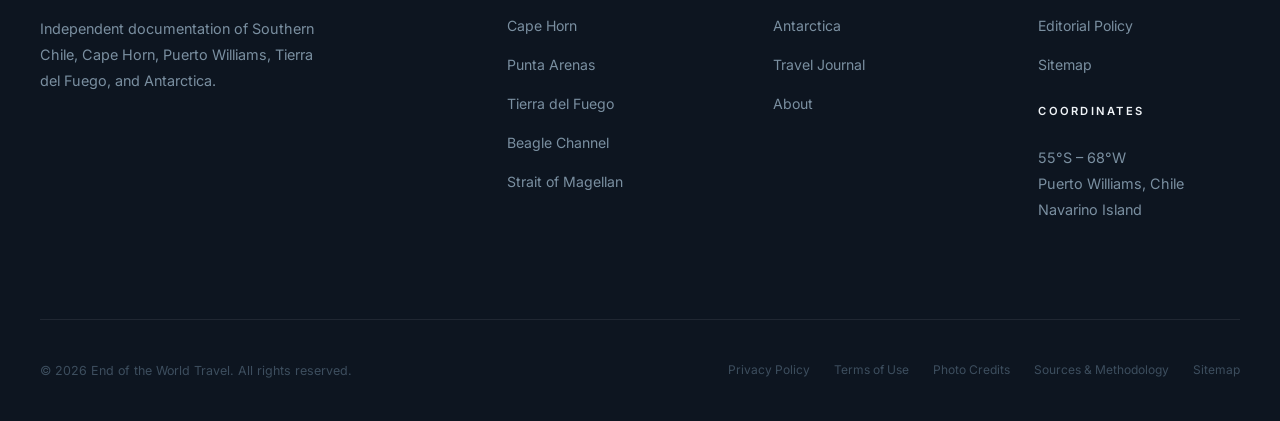
<file: sources-methodology.html>
<!doctype html>
<html lang="en">
  <head>
    <meta charset="UTF-8" />
    <meta name="viewport" content="width=device-width, initial-scale=1.0" />
    <title>Sources & Methodology — End of the World Travel</title>
    <meta
      name="description"
      content="Sources and methodology for End of the World Travel: an independent editorial project covering Chilean Patagonia, Tierra del Fuego, Cape Horn, Puerto Williams, and Antarctica."
    />
    <link
      rel="canonical"
      href="https://endoftheworld.travel/sources-methodology.html"
    />

    <meta property="og:type" content="website" />
    <meta
      property="og:url"
      content="https://endoftheworld.travel/sources-methodology.html"
    />
    <meta
      property="og:title"
      content="Sources & Methodology — End of the World Travel"
    />
    <meta
      property="og:description"
      content="An independent editorial methodology for sourcing information about southern Chile, Patagonia, Tierra del Fuego, Cape Horn, Puerto Williams and Antarctica."
    />
    <meta
      property="og:image"
      content="https://endoftheworld.travel/images/hero-patagonia.jpg"
    />
    <meta name="twitter:card" content="summary_large_image" />

    <script type="application/ld+json">
      {
        "@context": "https://schema.org",
        "@type": "WebPage",
        "name": "Sources & Methodology — End of the World Travel",
        "url": "https://endoftheworld.travel/sources-methodology.html",
        "description": "Sources and methodology for End of the World Travel: an independent editorial project covering Chilean Patagonia, Tierra del Fuego, Cape Horn, Puerto Williams, and Antarctica."
      }
    </script>

    <link rel="stylesheet" href="css/style.css" />
    <link
      rel="icon"
      href="data:image/svg+xml,<svg xmlns='http://www.w3.org/2000/svg' viewBox='0 0 100 100'><text y='.9em' font-size='90'>🧭</text></svg>"
    />
  </head>
  <body>
    <nav class="nav" id="nav" aria-label="Main navigation">
      <a href="index.html" class="nav__logo">
        <span class="nav__logo-main">End of the World</span>
        <span class="nav__logo-sub">Travel Editorial</span>
      </a>
      <ul class="nav__links" role="list">
        <li><a href="index.html" class="nav__link">Home</a></li>
        <li><a href="destinations.html" class="nav__link">Destinations</a></li>
        <li><a href="experiences.html" class="nav__link">Experiences</a></li>
        <li><a href="journal.html" class="nav__link">Journal</a></li>
        <li><a href="about.html" class="nav__link">About</a></li>
      </ul>
      <button class="nav__hamburger" id="hamburger" aria-label="Open menu">
        <span></span><span></span><span></span>
      </button>
    </nav>

    <div class="nav__mobile" id="mobileNav" role="dialog">
      <button class="nav__close" id="navClose" aria-label="Close menu">
        ✕
      </button>
      <a href="index.html" class="nav__mobile-link">Home</a>
      <a href="destinations.html" class="nav__mobile-link">Destinations</a>
      <a href="experiences.html" class="nav__mobile-link">Experiences</a>
      <a href="journal.html" class="nav__mobile-link">Journal</a>
      <a href="about.html" class="nav__mobile-link">About</a>
    </div>

    <main id="main-content">
      <section class="page-hero" aria-label="Sources and methodology hero">
        <div class="page-hero__bg">
          <img
            src="images/hero-patagonia.jpg"
            alt="Patagonian landscape at golden hour"
            class="page-hero__img"
            fetchpriority="high"
          />
          <div class="page-hero__overlay"></div>
        </div>
        <div class="page-hero__content">
          <div class="container">
            <nav class="breadcrumb" aria-label="Breadcrumb">
              <a href="index.html">Home</a>
              <span class="breadcrumb__sep">›</span>
              <span>Sources & Methodology</span>
            </nav>
            <span class="text-label">Editorial Standards</span>
            <h1 class="text-hero" style="margin-top: 0.5rem">
              Sources & Methodology
            </h1>
          </div>
        </div>
      </section>

      <section class="section section--dark" aria-labelledby="overview-title">
        <div class="container--narrow">
          <div class="fade-in">
            <span class="text-label">About This Project</span>
            <div class="divider"></div>
            <h2 class="text-section" id="overview-title">About This Project</h2>
            <p class="text-body" style="margin-top: var(--space-md)">
              End of the World Travel is an independent project focused on
              southern Chile, Tierra del Fuego, Puerto Williams, Cape Horn, and
              Antarctica. The goal is to document places, routes, landscapes,
              and travel experiences while providing geographical and cultural
              context for visitors interested in the far south. This site is
              developed and maintained independently and continues to evolve as
              new destinations, photographs, and research are added.
            </p>
          </div>
        </div>
      </section>

      <section class="section" aria-labelledby="approach-title">
        <div class="container--narrow">
          <div class="fade-in">
            <span class="text-label">Editorial Approach</span>
            <div class="divider"></div>
            <h2 class="text-section" id="approach-title">Editorial Approach</h2>
            <p class="text-body" style="margin-top: var(--space-md)">
              The purpose of this project is to share information about southern
              Chile in a clear and accessible way. We aim to provide useful
              context about destinations, routes, geography, and travel
              experiences while avoiding exaggerated claims and promotional
              language. Content is reviewed and updated as new information
              becomes available.
            </p>
          </div>
        </div>
      </section>

      <section class="section section--alt" aria-labelledby="sources-title">
        <div class="container--narrow">
          <div class="fade-in">
            <span class="text-label">Sources</span>
            <div class="divider"></div>
            <h2 class="text-section" id="sources-title">Sources</h2>
            <p class="text-body" style="margin-top: var(--space-md)">
              Information on this site is based on maps, published research,
              local publications, travel information, and first-hand
              observations when available. We consult a variety of sources to
              better understand destinations, transportation, geography, and
              travel logistics across southern Chile and Antarctica. As new
              information becomes available, content may be updated and refined.
            </p>
          </div>
        </div>
      </section>

      <section
        class="section section--dark"
        aria-labelledby="photography-media-title"
      >
        <div class="container--narrow">
          <div class="fade-in">
            <span class="text-label">Photography & Media</span>
            <div class="divider"></div>
            <h2 class="text-section" id="photography-media-title">
              Photography & Media
            </h2>
            <p class="text-body" style="margin-top: var(--space-md)">
              Photographs on this site are used to help illustrate places,
              landscapes, and travel experiences. Images may come from licensed
              sources, public collections, contributors, or original
              photography. When required, image credits and licensing
              information are provided separately. As the project grows,
              additional original photography and local contributions may be
              incorporated.
            </p>
          </div>
        </div>
      </section>
    </main>

    <footer class="footer" role="contentinfo">
      <div class="container">
        <div class="footer__top">
          <div>
            <div class="footer__brand-name">End of the World</div>
            <div class="footer__brand-sub">Travel Editorial</div>
            <p class="footer__tagline">
              Independent documentation of Southern Chile, Cape Horn, Puerto
              Williams, Tierra del Fuego, and Antarctica.
            </p>
          </div>
          <div>
            <div class="footer__col-title">Destinations</div>
            <ul class="footer__links" role="list">
              <li>
                <a href="puerto-williams-travel-guide.html" class="footer__link"
                  >Puerto Williams</a
                >
              </li>
              <li>
                <a href="destinations.html#cape-horn" class="footer__link"
                  >Cape Horn</a
                >
              </li>
              <li>
                <a href="destinations.html#punta-arenas" class="footer__link"
                  >Punta Arenas</a
                >
              </li>
              <li>
                <a
                  href="destinations.html#tierra-del-fuego"
                  class="footer__link"
                  >Tierra del Fuego</a
                >
              </li>
              <li>
                <a href="destinations.html#beagle-channel" class="footer__link"
                  >Beagle Channel</a
                >
              </li>
              <li>
                <a
                  href="destinations.html#strait-of-magellan"
                  class="footer__link"
                  >Strait of Magellan</a
                >
              </li>
            </ul>
          </div>
          <div>
            <div class="footer__col-title">Editorial</div>
            <ul class="footer__links" role="list">
              <li>
                <a href="experiences.html" class="footer__link">Experiences</a>
              </li>
              <li>
                <a href="antarctica.html" class="footer__link">Antarctica</a>
              </li>
              <li>
                <a href="journal.html" class="footer__link">Travel Journal</a>
              </li>
              <li><a href="about.html" class="footer__link">About</a></li>
            </ul>
          </div>
          <div>
            <div class="footer__col-title">Information</div>
            <ul class="footer__links" role="list">
              <li>
                <a href="about.html#mission" class="footer__link"
                  >Our Mission</a
                >
              </li>
              <li>
                <a href="about.html#editorial" class="footer__link"
                  >Editorial Policy</a
                >
              </li>
              <li><a href="sitemap.xml" class="footer__link">Sitemap</a></li>
            </ul>
            <div class="footer__col-title" style="margin-top: var(--space-md)">
              Coordinates
            </div>
            <p class="footer__tagline" style="max-width: 200px">
              55°S – 68°W<br />Puerto Williams, Chile<br />Navarino Island
            </p>
          </div>
        </div>
        <div class="footer__bottom">
          <p class="footer__copy">
            &copy; 2026 End of the World Travel. All rights reserved.
          </p>
          <div class="footer__legal">
            <a href="#" class="footer__legal-link">Privacy Policy</a>
            <a href="#" class="footer__legal-link">Terms of Use</a>
            <a href="photo-credits.html" class="footer__legal-link"
              >Photo Credits</a
            >
            <a href="sources-methodology.html" class="footer__legal-link"
              >Sources & Methodology</a
            >
            <a href="sitemap.xml" class="footer__legal-link">Sitemap</a>
          </div>
        </div>
      </div>
    </footer>

    <script src="js/main.js"></script>
  </body>
</html>
</file>
<file: css/style.css>
/* ============================================================
   END OF THE WORLD TRAVEL — Design System
   Premium Editorial Travel Website
   ============================================================ */

/* --- Google Fonts --- */
@import url('https://fonts.googleapis.com/css2?family=Playfair+Display:ital,wght@0,400;0,500;0,600;0,700;0,900;1,400;1,700&family=Inter:wght@300;400;500;600&family=Cormorant+Garamond:ital,wght@0,300;0,400;1,300;1,400&display=swap');

/* --- CSS Custom Properties --- */
:root {
  /* Colors */
  --color-midnight: #07090d;
  --color-deep: #0d1520;
  --color-surface: #111827;
  --color-surface-alt: #162032;
  --color-border: rgba(255,255,255,0.08);
  --color-border-light: rgba(255,255,255,0.15);
  --color-ice: #a8d4e6;
  --color-ice-dim: rgba(168, 212, 230, 0.6);
  --color-gold: #c9a84c;
  --color-gold-light: #e2c472;
  --color-gold-dim: rgba(201, 168, 76, 0.15);
  --color-white: #f0f4f8;
  --color-muted: #7a8fa0;
  --color-faint: #3d4e5e;

  /* Typography */
  --font-display: 'Playfair Display', Georgia, serif;
  --font-editorial: 'Cormorant Garamond', Georgia, serif;
  --font-body: 'Inter', system-ui, sans-serif;

  /* Spacing */
  --space-xs: 0.5rem;
  --space-sm: 1rem;
  --space-md: 1.5rem;
  --space-lg: 2.5rem;
  --space-xl: 4rem;
  --space-2xl: 6rem;
  --space-3xl: 10rem;

  /* Border radius */
  --radius-sm: 4px;
  --radius-md: 8px;
  --radius-lg: 16px;

  /* Transitions */
  --ease: cubic-bezier(0.25, 0.46, 0.45, 0.94);
  --ease-out: cubic-bezier(0.22, 1, 0.36, 1);

  /* Max widths */
  --max-width: 1360px;
  --max-prose: 720px;
}

/* --- Reset & Base --- */
*, *::before, *::after {
  margin: 0;
  padding: 0;
  box-sizing: border-box;
}

html {
  scroll-behavior: smooth;
  font-size: 16px;
  -webkit-text-size-adjust: 100%;
}

body {
  background-color: var(--color-midnight);
  color: var(--color-white);
  font-family: var(--font-body);
  font-weight: 400;
  line-height: 1.7;
  overflow-x: hidden;
}

img {
  display: block;
  max-width: 100%;
  height: auto;
}

a {
  color: inherit;
  text-decoration: none;
}

ul, ol {
  list-style: none;
}

/* --- Typography Scale --- */
h1, h2, h3, h4, h5, h6 {
  font-family: var(--font-display);
  font-weight: 700;
  line-height: 1.15;
  letter-spacing: -0.02em;
}

.text-display {
  font-size: clamp(3rem, 8vw, 7rem);
  font-weight: 900;
  line-height: 1.0;
  letter-spacing: -0.03em;
}

.text-hero {
  font-size: clamp(2.2rem, 5vw, 4.5rem);
  font-weight: 700;
  line-height: 1.1;
  letter-spacing: -0.025em;
}

.text-section {
  font-size: clamp(1.8rem, 3vw, 3rem);
  font-weight: 700;
  letter-spacing: -0.02em;
}

.text-card-title {
  font-size: clamp(1.3rem, 2vw, 1.8rem);
  font-weight: 600;
}

.text-label {
  font-family: var(--font-body);
  font-size: 0.7rem;
  font-weight: 600;
  letter-spacing: 0.2em;
  text-transform: uppercase;
  color: var(--color-gold);
}

.text-body {
  font-size: 1.05rem;
  line-height: 1.8;
  color: rgba(240, 244, 248, 0.8);
}

.text-pullquote {
  font-family: var(--font-editorial);
  font-size: clamp(1.5rem, 2.5vw, 2.2rem);
  font-style: italic;
  font-weight: 300;
  line-height: 1.5;
  color: var(--color-ice);
}

.text-caption {
  font-size: 0.78rem;
  color: var(--color-muted);
  letter-spacing: 0.05em;
}

/* --- Layout Utilities --- */
.container {
  width: 100%;
  max-width: var(--max-width);
  margin: 0 auto;
  padding: 0 var(--space-lg);
}

.container--narrow {
  max-width: var(--max-prose);
  margin: 0 auto;
  padding: 0 var(--space-lg);
}

.grid-2 {
  display: grid;
  grid-template-columns: repeat(2, 1fr);
  gap: var(--space-lg);
}

.grid-3 {
  display: grid;
  grid-template-columns: repeat(3, 1fr);
  gap: var(--space-lg);
}

.grid-4 {
  display: grid;
  grid-template-columns: repeat(4, 1fr);
  gap: var(--space-md);
}

/* --- Navigation --- */
.nav {
  position: fixed;
  top: 0;
  left: 0;
  right: 0;
  z-index: 1000;
  padding: 1.25rem var(--space-lg);
  display: flex;
  align-items: center;
  justify-content: space-between;
  transition: background 0.4s var(--ease), box-shadow 0.4s var(--ease), padding 0.4s var(--ease);
}

.nav.scrolled {
  background: rgba(7, 9, 13, 0.92);
  backdrop-filter: blur(20px);
  -webkit-backdrop-filter: blur(20px);
  border-bottom: 1px solid var(--color-border);
  box-shadow: 0 4px 40px rgba(0,0,0,0.4);
  padding: 0.9rem var(--space-lg);
}

.nav__logo {
  display: flex;
  flex-direction: column;
  gap: 0;
  line-height: 1;
}

.nav__logo-main {
  font-family: var(--font-display);
  font-size: 1.1rem;
  font-weight: 700;
  color: var(--color-white);
  letter-spacing: -0.01em;
}

.nav__logo-sub {
  font-size: 0.6rem;
  font-weight: 500;
  letter-spacing: 0.25em;
  text-transform: uppercase;
  color: var(--color-gold);
}

.nav__links {
  display: flex;
  align-items: center;
  gap: var(--space-lg);
}

.nav__link {
  font-size: 0.78rem;
  font-weight: 500;
  letter-spacing: 0.12em;
  text-transform: uppercase;
  color: rgba(240, 244, 248, 0.75);
  transition: color 0.25s;
  position: relative;
}

.nav__link::after {
  content: '';
  position: absolute;
  bottom: -3px;
  left: 0;
  width: 0;
  height: 1px;
  background: var(--color-gold);
  transition: width 0.3s var(--ease);
}

.nav__link:hover {
  color: var(--color-white);
}

.nav__link:hover::after,
.nav__link.active::after {
  width: 100%;
}

.nav__link.active {
  color: var(--color-gold);
}

.nav__hamburger {
  display: none;
  flex-direction: column;
  gap: 5px;
  cursor: pointer;
  padding: 4px;
  background: none;
  border: none;
}

.nav__hamburger span {
  display: block;
  width: 24px;
  height: 1.5px;
  background: var(--color-white);
  transition: all 0.3s var(--ease);
}

/* Mobile Nav */
.nav__mobile {
  display: none;
  position: fixed;
  top: 0;
  left: 0;
  right: 0;
  bottom: 0;
  background: rgba(7, 9, 13, 0.97);
  z-index: 999;
  flex-direction: column;
  align-items: center;
  justify-content: center;
  gap: var(--space-lg);
  opacity: 0;
  pointer-events: none;
  transition: opacity 0.4s var(--ease);
}

.nav__mobile.open {
  opacity: 1;
  pointer-events: all;
  display: flex;
}

.nav__mobile-link {
  font-family: var(--font-display);
  font-size: 2.5rem;
  font-weight: 700;
  color: var(--color-white);
  letter-spacing: -0.02em;
  transition: color 0.25s;
}

.nav__mobile-link:hover {
  color: var(--color-gold);
}

.nav__close {
  position: absolute;
  top: 1.5rem;
  right: var(--space-lg);
  background: none;
  border: none;
  cursor: pointer;
  color: var(--color-white);
  font-size: 1.5rem;
  line-height: 1;
}

/* --- Hero --- */
.hero {
  position: relative;
  width: 100%;
  height: 100svh;
  min-height: 600px;
  display: flex;
  align-items: flex-end;
  overflow: hidden;
}

.hero__bg {
  position: absolute;
  inset: 0;
  z-index: 0;
}

.hero__img {
  width: 100%;
  height: 100%;
  object-fit: cover;
  object-position: center center;
  transform: none;
  transition: none;
}

.hero__img.loaded {
  transform: none;
}

.hero__overlay {
  position: absolute;
  inset: 0;
  background: linear-gradient(
    to bottom,
    rgba(7,9,13,0.2) 0%,
    rgba(7,9,13,0.1) 30%,
    rgba(7,9,13,0.4) 60%,
    rgba(7,9,13,0.95) 100%
  );
}

.hero__content {
  position: relative;
  z-index: 1;
  width: 100%;
  padding: 0 var(--space-lg) var(--space-2xl);
}

.hero__content .container {
  display: grid;
  grid-template-columns: 1fr 1fr;
  align-items: flex-end;
  gap: var(--space-xl);
}

.hero__eyebrow {
  display: flex;
  align-items: center;
  gap: var(--space-sm);
  margin-bottom: var(--space-sm);
}

.hero__eyebrow-line {
  width: 40px;
  height: 1px;
  background: var(--color-gold);
}

.hero__title {
  margin-bottom: var(--space-md);
}

.hero__title em {
  font-style: italic;
  color: var(--color-ice);
}

.hero__description {
  font-size: 1.05rem;
  line-height: 1.8;
  color: rgba(240, 244, 248, 0.75);
  margin-bottom: var(--space-lg);
  max-width: 480px;
}

.hero__scroll {
  display: flex;
  flex-direction: column;
  align-items: center;
  gap: 0.5rem;
  opacity: 0.6;
}

.hero__scroll-label {
  font-size: 0.65rem;
  font-weight: 600;
  letter-spacing: 0.2em;
  text-transform: uppercase;
  writing-mode: vertical-lr;
}

.hero__scroll-line {
  width: 1px;
  height: 60px;
  background: linear-gradient(to bottom, var(--color-white), transparent);
  animation: scrollPulse 2s ease-in-out infinite;
}

@keyframes scrollPulse {
  0%, 100% { opacity: 0.4; transform: scaleY(1); }
  50% { opacity: 1; transform: scaleY(1.2); transform-origin: top; }
}

.hero__stats {
  display: flex;
  flex-direction: column;
  gap: var(--space-md);
  padding-left: var(--space-xl);
  border-left: 1px solid var(--color-border-light);
}

.hero__stat-number {
  font-family: var(--font-display);
  font-size: 3rem;
  font-weight: 900;
  color: var(--color-gold);
  line-height: 1;
}

.hero__stat-label {
  font-size: 0.72rem;
  letter-spacing: 0.15em;
  text-transform: uppercase;
  color: var(--color-muted);
}

/* --- Section Spacing --- */
.section {
  padding: var(--space-3xl) 0;
}

.section--sm {
  padding: var(--space-xl) 0;
}

.section--dark {
  background: var(--color-deep);
}

.section--alt {
  background: var(--color-surface);
}

.section__header {
  margin-bottom: var(--space-xl);
}

.section__header--centered {
  text-align: center;
}

.section__title {
  margin-top: var(--space-xs);
  margin-bottom: var(--space-md);
}

.section__lead {
  font-size: 1.1rem;
  line-height: 1.8;
  color: rgba(240, 244, 248, 0.7);
  max-width: 600px;
}

.section__lead--centered {
  margin: 0 auto;
}

/* --- Buttons --- */
.btn {
  display: inline-flex;
  align-items: center;
  gap: 0.6rem;
  padding: 0.9rem 2rem;
  font-size: 0.78rem;
  font-weight: 600;
  letter-spacing: 0.15em;
  text-transform: uppercase;
  border: none;
  cursor: pointer;
  transition: all 0.3s var(--ease);
  position: relative;
  overflow: hidden;
}

.btn--primary {
  background: var(--color-gold);
  color: var(--color-midnight);
}

.btn--primary:hover {
  background: var(--color-gold-light);
  transform: translateY(-2px);
  box-shadow: 0 8px 30px rgba(201, 168, 76, 0.3);
}

.btn--ghost {
  background: transparent;
  color: var(--color-white);
  border: 1px solid var(--color-border-light);
}

.btn--ghost:hover {
  background: rgba(255,255,255,0.05);
  border-color: var(--color-white);
  transform: translateY(-2px);
}

.btn--text {
  background: none;
  color: var(--color-gold);
  padding: 0;
  letter-spacing: 0.12em;
}

.btn--text::after {
  content: '→';
  font-size: 1rem;
  transition: transform 0.3s var(--ease);
}

.btn--text:hover::after {
  transform: translateX(6px);
}

/* --- Destination Cards --- */
.dest-card {
  position: relative;
  overflow: hidden;
  border-radius: var(--radius-md);
  cursor: pointer;
  display: block;
  min-height: 620px;
}

.dest-card__img-wrap {
  position: relative;
  height: 100%;
  min-height: 620px;
  overflow: hidden;
}

.dest-card--wide .dest-card__img-wrap {
  aspect-ratio: 16/10;
}

.dest-card__img {
  width: 100%;
  height: 100%;
  object-fit: cover;
  object-position: center top;
  display: block;
  transition: transform 0.8s var(--ease);
}

.dest-card:hover .dest-card__img {
  transform: scale(1.06);
}

.dest-card__overlay {
  position: absolute;
  inset: 0;
  background: linear-gradient(
    to top,
    rgba(7,9,13,0.95) 0%,
    rgba(7,9,13,0.4) 40%,
    transparent 100%
  );
  transition: opacity 0.4s var(--ease);
}

.dest-card__body {
  position: absolute;
  bottom: 0;
  left: 0;
  right: 0;
  padding: var(--space-lg);
}

.dest-card__country {
  margin-bottom: 0.4rem;
}

.dest-card__title {
  font-family: var(--font-display);
  font-size: 1.5rem;
  font-weight: 700;
  margin-bottom: 0.5rem;
  line-height: 1.2;
}

.dest-card__excerpt {
  font-size: 0.85rem;
  color: rgba(240, 244, 248, 0.7);
  line-height: 1.6;
  opacity: 0;
  transform: translateY(10px);
  transition: all 0.4s var(--ease);
}

.dest-card:hover .dest-card__excerpt {
  opacity: 1;
  transform: translateY(0);
}

.dest-card__arrow {
  display: inline-flex;
  align-items: center;
  gap: 0.5rem;
  margin-top: 0.8rem;
  font-size: 0.72rem;
  font-weight: 600;
  letter-spacing: 0.15em;
  text-transform: uppercase;
  color: var(--color-gold);
  opacity: 0;
  transform: translateY(10px);
  transition: all 0.4s var(--ease) 0.05s;
}

.dest-card:hover .dest-card__arrow {
  opacity: 1;
  transform: translateY(0);
}

/* --- Feature Story --- */
.feature-story {
  display: grid;
  grid-template-columns: 1fr 1fr;
  min-height: 600px;
  border-radius: var(--radius-lg);
  overflow: hidden;
}

.feature-story__img-wrap {
  position: relative;
  overflow: hidden;
}

.feature-story__img {
  width: 100%;
  height: 100%;
  object-fit: cover;
  transition: transform 0.8s var(--ease);
}

.feature-story:hover .feature-story__img {
  transform: scale(1.04);
}

.feature-story__content {
  background: var(--color-surface-alt);
  padding: var(--space-2xl);
  display: flex;
  flex-direction: column;
  justify-content: center;
}

.feature-story__issue {
  margin-bottom: var(--space-md);
}

.feature-story__title {
  font-size: clamp(2rem, 3vw, 3rem);
  margin-bottom: var(--space-md);
}

.feature-story__body {
  font-size: 1rem;
  line-height: 1.85;
  color: rgba(240, 244, 248, 0.72);
  margin-bottom: var(--space-lg);
}

.feature-story__meta {
  display: flex;
  align-items: center;
  gap: var(--space-md);
  padding-top: var(--space-md);
  border-top: 1px solid var(--color-border);
}

.feature-story__meta-item {
  font-size: 0.75rem;
  letter-spacing: 0.1em;
  text-transform: uppercase;
  color: var(--color-muted);
}

/* --- Journal / Article Cards --- */
.article-card {
  display: block;
  position: relative;
  transition: transform 0.3s var(--ease);
}

.article-card:hover {
  transform: translateY(-4px);
}

.article-card__img-wrap {
  position: relative;
  aspect-ratio: 4/3;
  overflow: hidden;
  border-radius: var(--radius-md);
  margin-bottom: var(--space-md);
}

.article-card__img {
  width: 100%;
  height: 100%;
  object-fit: cover;
  transition: transform 0.6s var(--ease);
}

.article-card:hover .article-card__img {
  transform: scale(1.05);
}

.article-card__tag {
  position: absolute;
  top: 1rem;
  left: 1rem;
  background: var(--color-gold);
  color: var(--color-midnight);
  font-size: 0.65rem;
  font-weight: 700;
  letter-spacing: 0.15em;
  text-transform: uppercase;
  padding: 0.3rem 0.75rem;
  border-radius: 2px;
}

.article-card__date {
  font-size: 0.72rem;
  letter-spacing: 0.1em;
  color: var(--color-muted);
  margin-bottom: 0.5rem;
}

.article-card__title {
  font-family: var(--font-display);
  font-size: 1.25rem;
  font-weight: 600;
  line-height: 1.3;
  margin-bottom: 0.6rem;
  color: var(--color-white);
  transition: color 0.25s;
}

.article-card:hover .article-card__title {
  color: var(--color-ice);
}

.article-card__excerpt {
  font-size: 0.88rem;
  line-height: 1.7;
  color: var(--color-muted);
}

/* --- Antarctica Section --- */
.antarctica-section {
  position: relative;
  min-height: 80vh;
  display: flex;
  align-items: center;
  overflow: hidden;
}

.antarctica-section__bg {
  position: absolute;
  inset: 0;
}

.antarctica-section__img {
  width: 100%;
  height: 100%;
  object-fit: cover;
  object-position: center 30%;
}

.antarctica-section__overlay {
  position: absolute;
  inset: 0;
  background: linear-gradient(
    105deg,
    rgba(7,9,13,0.95) 0%,
    rgba(7,9,13,0.85) 40%,
    rgba(7,9,13,0.3) 100%
  );
}

.antarctica-section__content {
  position: relative;
  z-index: 1;
  max-width: 600px;
}

.antarctica-section__temp {
  display: flex;
  align-items: flex-start;
  gap: 0.25rem;
  margin-bottom: var(--space-md);
}

.antarctica-section__temp-num {
  font-family: var(--font-display);
  font-size: 5rem;
  font-weight: 900;
  line-height: 1;
  color: var(--color-ice);
}

.antarctica-section__temp-unit {
  font-size: 2rem;
  color: var(--color-ice);
  margin-top: 0.5rem;
}

/* --- Pull Quote --- */
.pullquote {
  padding: var(--space-2xl) 0;
  text-align: center;
}

.pullquote__mark {
  font-family: var(--font-display);
  font-size: 6rem;
  line-height: 0;
  color: var(--color-gold);
  display: block;
  margin-bottom: 1rem;
  opacity: 0.4;
}

.pullquote__text {
  font-family: var(--font-editorial);
  font-size: clamp(1.6rem, 3vw, 2.5rem);
  font-style: italic;
  font-weight: 300;
  line-height: 1.5;
  color: var(--color-white);
  max-width: 900px;
  margin: 0 auto var(--space-md);
}

.pullquote__source {
  font-size: 0.78rem;
  letter-spacing: 0.15em;
  text-transform: uppercase;
  color: var(--color-muted);
}

/* --- Newsletter / CTA --- */
.newsletter {
  background: linear-gradient(135deg, var(--color-surface-alt) 0%, var(--color-deep) 100%);
  border: 1px solid var(--color-border);
  border-radius: var(--radius-lg);
  padding: var(--space-2xl);
  text-align: center;
}

.newsletter__form {
  display: flex;
  gap: 0;
  max-width: 480px;
  margin: var(--space-lg) auto 0;
  border: 1px solid var(--color-border-light);
  border-radius: 4px;
  overflow: hidden;
}

.newsletter__input {
  flex: 1;
  background: rgba(255,255,255,0.05);
  border: none;
  padding: 0.9rem 1.25rem;
  font-family: var(--font-body);
  font-size: 0.9rem;
  color: var(--color-white);
  outline: none;
}

.newsletter__input::placeholder {
  color: var(--color-faint);
}

.newsletter__btn {
  background: var(--color-gold);
  color: var(--color-midnight);
  border: none;
  padding: 0.9rem 1.5rem;
  font-size: 0.75rem;
  font-weight: 700;
  letter-spacing: 0.15em;
  text-transform: uppercase;
  cursor: pointer;
  font-family: var(--font-body);
  transition: background 0.25s;
  white-space: nowrap;
}

.newsletter__btn:hover {
  background: var(--color-gold-light);
}

/* --- Page Hero (inner pages) --- */
.page-hero {
  position: relative;
  height: 60vh;
  min-height: 400px;
  display: flex;
  align-items: flex-end;
  overflow: hidden;
}

.page-hero__bg {
  position: absolute;
  inset: 0;
}

.page-hero__img {
  width: 100%;
  height: 100%;
  object-fit: cover;
}

.page-hero__overlay {
  position: absolute;
  inset: 0;
  background: linear-gradient(
    to bottom,
    rgba(7,9,13,0.3) 0%,
    rgba(7,9,13,0.85) 100%
  );
}

.page-hero__content {
  position: relative;
  z-index: 1;
  padding: 0 0 var(--space-2xl);
  width: 100%;
}

/* --- Destinations Grid Page --- */
.destinations-grid {
  display: grid;
  grid-template-columns: repeat(3, 1fr);
  grid-template-rows: auto auto;
  gap: var(--space-md);
}

.destinations-grid .dest-card:first-child {
  grid-column: 1 / 3;
}

/* --- Experiences --- */
.experience-block {
  display: grid;
  grid-template-columns: 1fr 1fr;
  gap: var(--space-2xl);
  align-items: center;
  padding: var(--space-2xl) 0;
  border-bottom: 1px solid var(--color-border);
}

.experience-block:last-child {
  border-bottom: none;
}

.experience-block--reverse {
  direction: rtl;
}

.experience-block--reverse > * {
  direction: ltr;
}

.experience-block__img-wrap {
  position: relative;
  aspect-ratio: 4/3;
  overflow: hidden;
  border-radius: var(--radius-md);
}

.experience-block__img {
  width: 100%;
  height: 100%;
  object-fit: cover;
  transition: transform 0.8s var(--ease);
}

.experience-block:hover .experience-block__img {
  transform: scale(1.04);
}

.experience-block__number {
  font-family: var(--font-display);
  font-size: 5rem;
  font-weight: 900;
  color: var(--color-border);
  line-height: 1;
  margin-bottom: -1rem;
}

.experience-block__title {
  font-size: 2rem;
  margin-bottom: var(--space-sm);
}

.experience-block__body {
  color: rgba(240, 244, 248, 0.72);
  line-height: 1.85;
  margin-bottom: var(--space-md);
}

.experience-block__facts {
  display: flex;
  flex-wrap: wrap;
  gap: var(--space-sm);
  margin-top: var(--space-md);
}

.experience-fact {
  background: var(--color-gold-dim);
  border: 1px solid var(--color-gold);
  border-radius: 2px;
  padding: 0.35rem 0.85rem;
  font-size: 0.75rem;
  font-weight: 600;
  letter-spacing: 0.1em;
  text-transform: uppercase;
  color: var(--color-gold-light);
}

/* --- Antarctica Season Timeline --- */
.season-grid {
  display: grid;
  grid-template-columns: repeat(4, 1fr);
  gap: var(--space-md);
}

.season-card {
  background: var(--color-surface);
  border: 1px solid var(--color-border);
  border-radius: var(--radius-md);
  padding: var(--space-lg);
  transition: border-color 0.3s, background 0.3s;
}

.season-card:hover {
  border-color: var(--color-ice);
  background: var(--color-surface-alt);
}

.season-card__month {
  font-family: var(--font-display);
  font-size: 1.4rem;
  font-weight: 700;
  margin-bottom: 0.5rem;
  color: var(--color-ice);
}

.season-card__name {
  font-size: 0.7rem;
  letter-spacing: 0.15em;
  text-transform: uppercase;
  color: var(--color-gold);
  margin-bottom: var(--space-sm);
}

.season-card__desc {
  font-size: 0.88rem;
  line-height: 1.7;
  color: var(--color-muted);
}

/* --- Wildlife Grid --- */
.wildlife-grid {
  display: grid;
  grid-template-columns: repeat(3, 1fr);
  gap: var(--space-lg);
}

.wildlife-card {
  text-align: center;
  padding: var(--space-lg);
  background: var(--color-surface);
  border: 1px solid var(--color-border);
  border-radius: var(--radius-md);
  transition: border-color 0.3s;
}

.wildlife-card:hover {
  border-color: var(--color-gold);
}

.wildlife-card__icon {
  font-size: 3rem;
  margin-bottom: var(--space-sm);
}

.wildlife-card__name {
  font-family: var(--font-display);
  font-size: 1.2rem;
  margin-bottom: 0.5rem;
}

.wildlife-card__info {
  font-size: 0.88rem;
  color: var(--color-muted);
  line-height: 1.7;
}

/* --- About Page --- */
.about-hero-text {
  padding: 3rem 0;
  text-align: center;
}

.about-values {
  display: grid;
  grid-template-columns: repeat(3, 1fr);
  gap: var(--space-lg);
}

.value-card {
  padding: var(--space-lg);
  border-top: 2px solid var(--color-gold);
}

.value-card__number {
  font-family: var(--font-display);
  font-size: 3rem;
  font-weight: 900;
  color: var(--color-border);
  line-height: 1;
  margin-bottom: var(--space-sm);
}

.value-card__title {
  font-size: 1.2rem;
  margin-bottom: 0.75rem;
}

.value-card__body {
  font-size: 0.9rem;
  color: var(--color-muted);
  line-height: 1.8;
}

/* --- Breadcrumb --- */
.breadcrumb {
  display: flex;
  align-items: center;
  gap: 0.5rem;
  font-size: 0.72rem;
  letter-spacing: 0.1em;
  text-transform: uppercase;
  color: var(--color-muted);
  margin-bottom: var(--space-sm);
}

.breadcrumb__sep {
  opacity: 0.4;
}

/* --- Divider --- */
.divider {
  width: 60px;
  height: 1px;
  background: var(--color-gold);
  margin: var(--space-md) 0;
}

.divider--center {
  margin: var(--space-md) auto;
}

/* --- Stats bar --- */
.stats-bar {
  display: grid;
  grid-template-columns: repeat(4, 1fr);
  border-top: 1px solid var(--color-border);
  border-bottom: 1px solid var(--color-border);
}

.stats-bar__item {
  padding: var(--space-lg);
  text-align: center;
  border-right: 1px solid var(--color-border);
}

.stats-bar__item:last-child {
  border-right: none;
}

.stats-bar__number {
  font-family: var(--font-display);
  font-size: 2.5rem;
  font-weight: 900;
  color: var(--color-gold);
  line-height: 1;
  margin-bottom: 0.4rem;
}

.stats-bar__label {
  font-size: 0.72rem;
  letter-spacing: 0.15em;
  text-transform: uppercase;
  color: var(--color-muted);
}

/* --- Map Decorative Element --- */
.coordinates-badge {
  display: inline-flex;
  align-items: center;
  gap: var(--space-sm);
  background: rgba(168, 212, 230, 0.08);
  border: 1px solid rgba(168, 212, 230, 0.2);
  border-radius: 100px;
  padding: 0.5rem 1.2rem;
  font-size: 0.72rem;
  letter-spacing: 0.12em;
  font-family: var(--font-body);
  color: var(--color-ice);
}

.coordinates-badge__dot {
  width: 6px;
  height: 6px;
  background: var(--color-ice);
  border-radius: 50%;
  animation: pulse 2s ease-in-out infinite;
}

@keyframes pulse {
  0%, 100% { opacity: 1; transform: scale(1); }
  50% { opacity: 0.4; transform: scale(1.5); }
}

/* --- Footer --- */
.footer {
  background: var(--color-deep);
  border-top: 1px solid var(--color-border);
  padding: var(--space-2xl) 0 var(--space-lg);
}

.footer__top {
  display: grid;
  grid-template-columns: 2fr 1fr 1fr 1fr;
  gap: var(--space-xl);
  margin-bottom: var(--space-2xl);
}

.footer__brand-name {
  font-family: var(--font-display);
  font-size: 1.5rem;
  font-weight: 700;
  margin-bottom: 0.25rem;
}

.footer__brand-sub {
  font-size: 0.65rem;
  letter-spacing: 0.25em;
  text-transform: uppercase;
  color: var(--color-gold);
  margin-bottom: var(--space-md);
}

.footer__tagline {
  font-size: 0.9rem;
  line-height: 1.8;
  color: var(--color-muted);
  max-width: 280px;
}

.footer__col-title {
  font-size: 0.7rem;
  letter-spacing: 0.2em;
  text-transform: uppercase;
  font-weight: 600;
  color: var(--color-white);
  margin-bottom: var(--space-md);
}

.footer__links {
  display: flex;
  flex-direction: column;
  gap: 0.75rem;
}

.footer__link {
  font-size: 0.88rem;
  color: var(--color-muted);
  transition: color 0.25s;
}

.footer__link:hover {
  color: var(--color-white);
}

.footer__bottom {
  display: flex;
  align-items: center;
  justify-content: space-between;
  padding-top: var(--space-lg);
  border-top: 1px solid var(--color-border);
}

.footer__copy {
  font-size: 0.78rem;
  color: var(--color-faint);
}

.footer__legal {
  display: flex;
  gap: var(--space-md);
}

.footer__legal-link {
  font-size: 0.75rem;
  color: var(--color-faint);
  transition: color 0.25s;
}

.footer__legal-link:hover {
  color: var(--color-muted);
}

/* --- Animations --- */
.fade-in {
  opacity: 0;
  transform: translateY(30px);
  transition: opacity 0.8s var(--ease-out), transform 0.8s var(--ease-out);
}

.fade-in.visible {
  opacity: 1;
  transform: translateY(0);
}

.fade-in-left {
  opacity: 0;
  transform: translateX(-30px);
  transition: opacity 0.8s var(--ease-out), transform 0.8s var(--ease-out);
}

.fade-in-left.visible {
  opacity: 1;
  transform: translateX(0);
}

.fade-in-right {
  opacity: 0;
  transform: translateX(30px);
  transition: opacity 0.8s var(--ease-out), transform 0.8s var(--ease-out);
}

.fade-in-right.visible {
  opacity: 1;
  transform: translateX(0);
}

/* --- Scroll Indicator --- */
.progress-bar {
  position: fixed;
  top: 0;
  left: 0;
  height: 2px;
  background: var(--color-gold);
  z-index: 9999;
  width: 0%;
  transition: width 0.1s linear;
}

/* --- Responsive --- */
@media (max-width: 1024px) {
  :root {
    --space-3xl: 6rem;
    --space-2xl: 4rem;
  }

  .hero__content .container {
    grid-template-columns: 1fr;
  }

  .hero__stats {
    display: none;
  }

  .feature-story {
    grid-template-columns: 1fr;
  }

  .feature-story__img-wrap {
    height: 400px;
  }

  .grid-3 {
    grid-template-columns: repeat(2, 1fr);
  }

  .grid-4 {
    grid-template-columns: repeat(2, 1fr);
  }

  .destinations-grid {
    grid-template-columns: repeat(2, 1fr);
  }

  .destinations-grid .dest-card:first-child {
    grid-column: 1 / -1;
  }

  .footer__top {
    grid-template-columns: 1fr 1fr;
  }

  .stats-bar {
    grid-template-columns: repeat(2, 1fr);
  }

  .stats-bar__item:nth-child(2) {
    border-right: none;
  }

  .stats-bar__item:nth-child(3) {
    border-top: 1px solid var(--color-border);
  }

  .stats-bar__item:nth-child(4) {
    border-top: 1px solid var(--color-border);
    border-right: none;
  }

  .season-grid {
    grid-template-columns: repeat(2, 1fr);
  }

  .about-values {
    grid-template-columns: repeat(2, 1fr);
  }

  .wildlife-grid {
    grid-template-columns: repeat(2, 1fr);
  }

  .experience-block {
    grid-template-columns: 1fr;
  }

  .experience-block--reverse {
    direction: ltr;
  }
}

@media (max-width: 768px) {
  :root {
    --space-xl: 2.5rem;
    --space-2xl: 3rem;
    --space-3xl: 4rem;
  }

  .nav__links {
    display: none;
  }

  .nav__hamburger {
    display: flex;
  }

  .container {
    padding: 0 1.25rem;
  }

  .grid-2,
  .grid-3,
  .grid-4 {
    grid-template-columns: 1fr;
  }

  .destinations-grid {
    grid-template-columns: 1fr;
  }

  .destinations-grid .dest-card:first-child {
    grid-column: auto;
  }

  .footer__top {
    grid-template-columns: 1fr;
    gap: var(--space-lg);
  }

  .footer__bottom {
    flex-direction: column;
    gap: var(--space-sm);
    text-align: center;
  }

  .season-grid {
    grid-template-columns: 1fr 1fr;
  }

  .about-values {
    grid-template-columns: 1fr;
  }

  .wildlife-grid {
    grid-template-columns: 1fr;
  }

  .hero__content {
    padding: 0 1.25rem var(--space-2xl);
  }

  .newsletter__form {
    flex-direction: column;
  }

  .stats-bar {
    grid-template-columns: repeat(2, 1fr);
  }
}

/* --- Utility classes --- */
.text-gold { color: var(--color-gold); }
.text-ice { color: var(--color-ice); }
.text-muted { color: var(--color-muted); }
.text-white { color: var(--color-white); }
.italic { font-style: italic; }
.mt-sm { margin-top: var(--space-sm); }
.mt-md { margin-top: var(--space-md); }
.mt-lg { margin-top: var(--space-lg); }
.mb-sm { margin-bottom: var(--space-sm); }
.mb-md { margin-bottom: var(--space-md); }
.mb-lg { margin-bottom: var(--space-lg); }
.flex { display: flex; }
.flex-center { display: flex; align-items: center; justify-content: center; }
.gap-sm { gap: var(--space-sm); }
.gap-md { gap: var(--space-md); }
</file>
